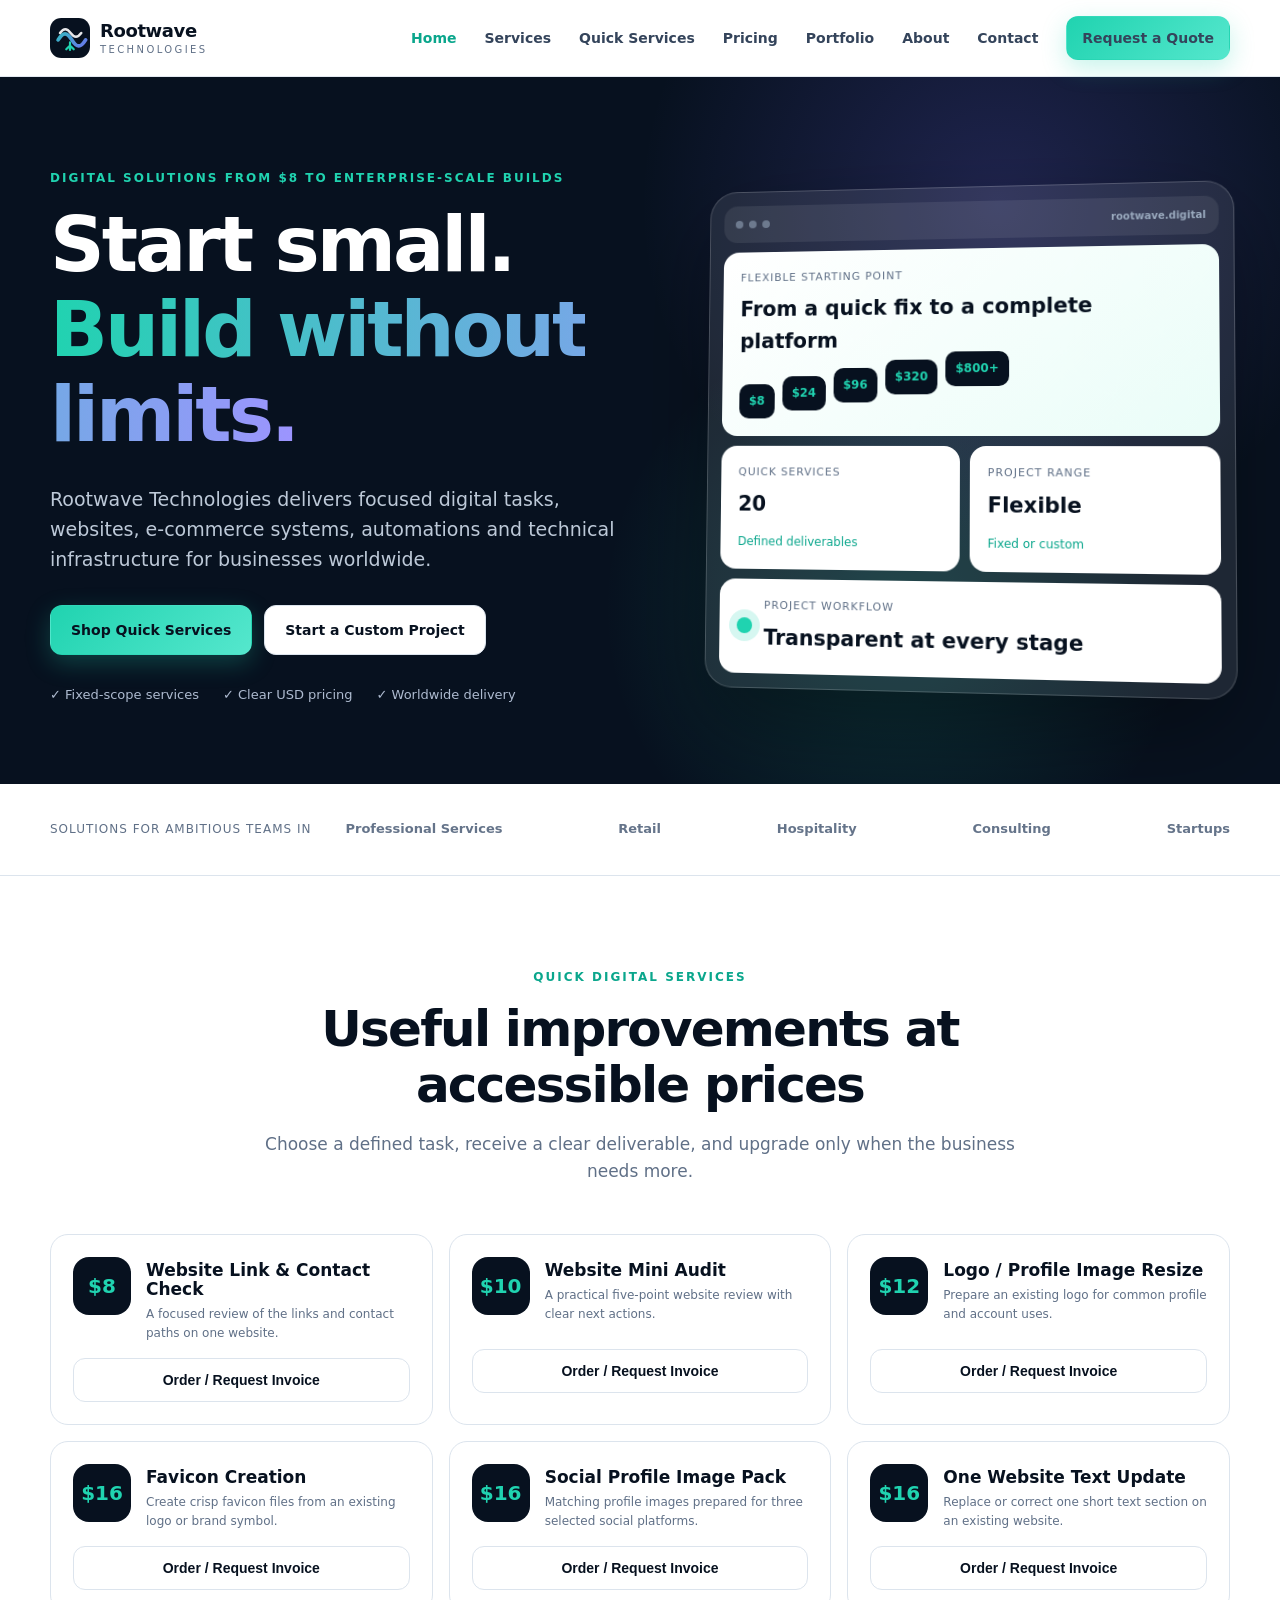
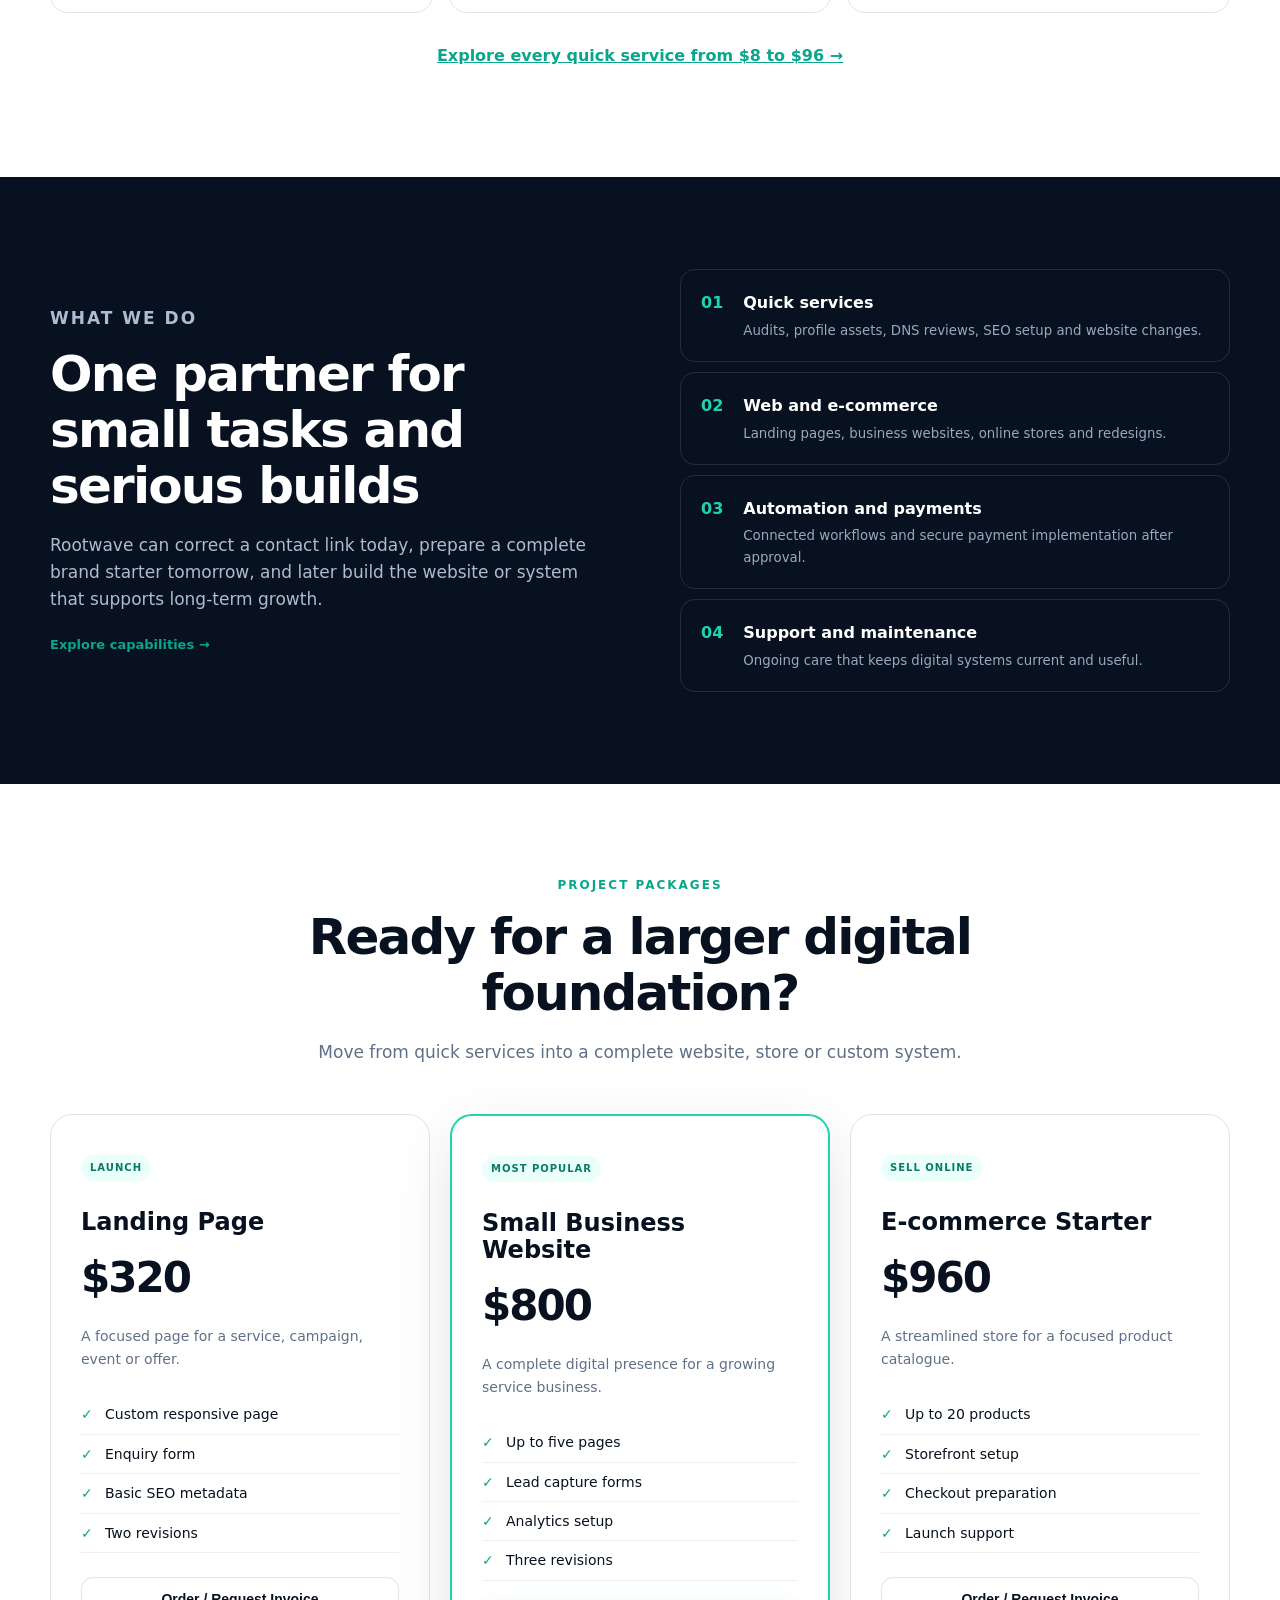
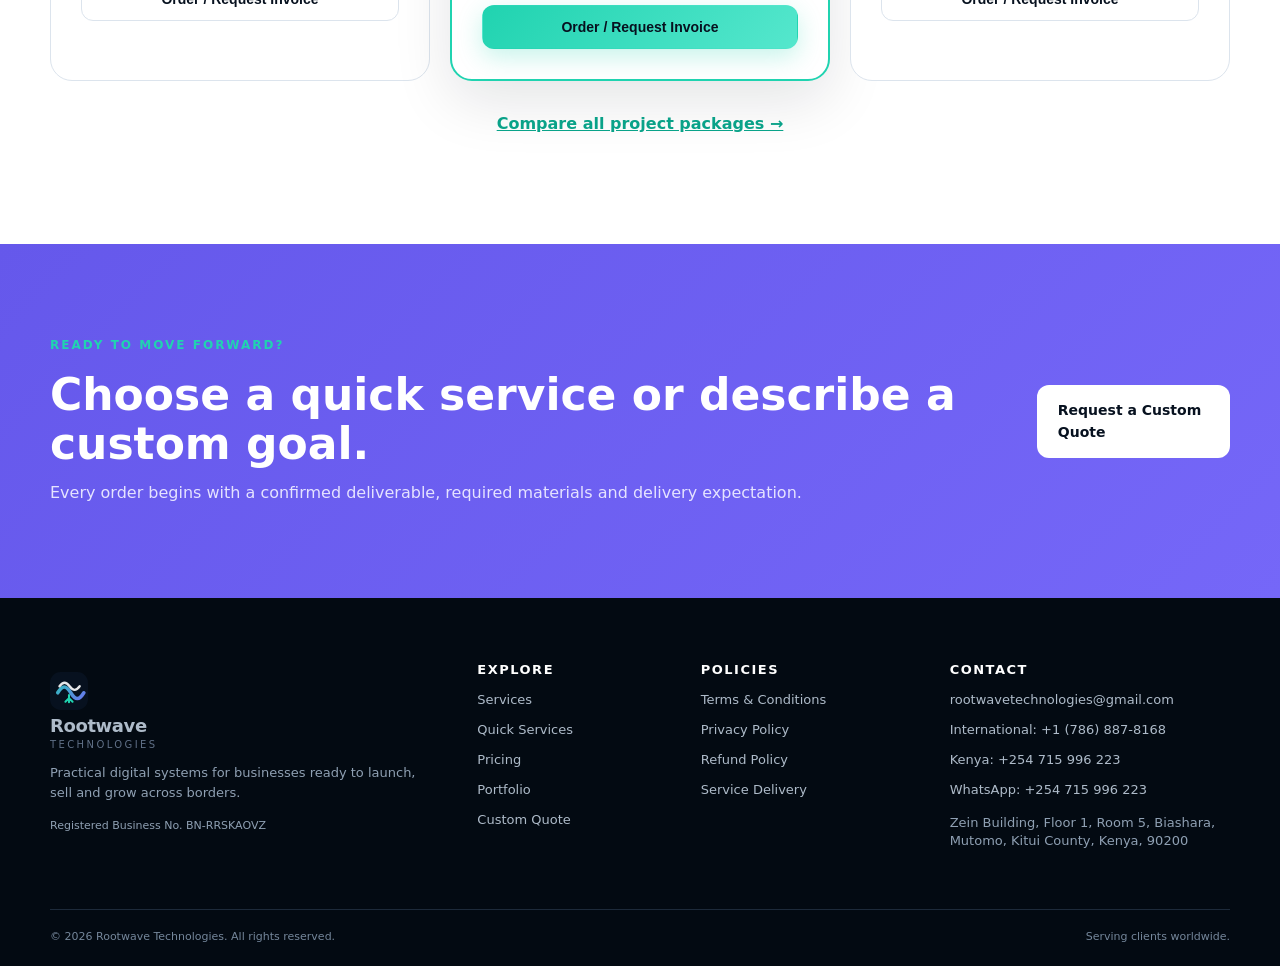
<file: index.html>
<!DOCTYPE html>

<html lang="en">
<head>
<meta charset="utf-8"/>
<meta content="width=device-width, initial-scale=1" name="viewport"/>
<title>Web, E-commerce &amp; Quick Digital Services | Rootwave Technologies</title>
<meta content="Rootwave Technologies provides quick digital services from $8 plus websites, e-commerce, automation and custom technology solutions." name="description"/>
<meta content="#07111f" name="theme-color"/>
<link href="https://rootwavetechnologies.com/" rel="canonical"/>
<meta content="website" property="og:type"/>
<meta content="Web, E-commerce &amp; Quick Digital Services | Rootwave Technologies" property="og:title"/>
<meta content="Rootwave Technologies provides quick digital services from $8 plus websites, e-commerce, automation and custom technology solutions." property="og:description"/>
<meta content="https://rootwavetechnologies.com/" property="og:url"/>
<meta content="https://rootwavetechnologies.com/assets/social-card.svg" property="og:image"/>
<meta content="summary_large_image" name="twitter:card"/>
<link href="assets/favicon.svg" rel="icon" type="image/svg+xml"/>
<link href="site.webmanifest" rel="manifest"/>
<link href="assets/styles.css" rel="stylesheet"/>
<script type="application/ld+json">
  {
    "@context": "https://schema.org",
    "@type": "ProfessionalService",
    "name": "Rootwave Technologies",
    "url": "https://rootwavetechnologies.com",
    "email": "rootwavetechnologies@gmail.com",
    "telephone": ["+17868878168", "+254715996223"],
    "description": "Web development, e-commerce, automation, digital branding and technical support for businesses worldwide.",
    "areaServed": "Worldwide",
    "priceRange": "$$"
  }
  </script>
</head>
<body>
<a class="skip-link" href="#main">Skip to content</a>
<header class="site-header">
<div class="container header-inner">
<a aria-label="Rootwave Technologies home" class="brand" href="index.html">
<img alt="" height="40" src="assets/logo.svg" width="40"/>
<span><strong>Rootwave</strong><small>Technologies</small></span>
</a>
<button aria-controls="site-nav" aria-expanded="false" class="menu-toggle">
<span></span><span></span><span></span><span class="sr-only">Menu</span>
</button>
<nav aria-label="Primary navigation" class="site-nav" id="site-nav">
<a data-nav="index.html" href="index.html">Home</a>
<a data-nav="services.html" href="services.html">Services</a><a data-nav="quick-services.html" href="quick-services.html">Quick Services</a>
<a data-nav="pricing.html" href="pricing.html">Pricing</a>
<a data-nav="portfolio.html" href="portfolio.html">Portfolio</a>
<a data-nav="about.html" href="about.html">About</a>
<a data-nav="contact.html" href="contact.html">Contact</a>
<a class="button button-small button-primary" href="quote.html">Request a Quote</a>
</nav>
</div>
</header>
<main id="main">
<section class="hero">
<div class="container hero-grid">
<div class="hero-copy reveal"><p class="eyebrow">Digital solutions from $8 to enterprise-scale builds</p><h1>Start small.<br/><span>Build without limits.</span></h1><p class="hero-lead">Rootwave Technologies delivers focused digital tasks, websites, e-commerce systems, automations and technical infrastructure for businesses worldwide.</p><div class="hero-actions"><a class="button button-primary" href="quick-services.html">Shop Quick Services</a><a class="button button-secondary" href="quote.html">Start a Custom Project</a></div><div class="trust-row"><span>✓ Fixed-scope services</span><span>✓ Clear USD pricing</span><span>✓ Worldwide delivery</span></div></div>
<div class="hero-visual reveal"><div class="dashboard-shell"><div class="dash-top"><span></span><span></span><span></span><b>rootwave.digital</b></div><div class="dash-grid"><div class="dash-card large"><small>Flexible starting point</small><strong>From a quick fix to a complete platform</strong><div class="price-wave"><i>$8</i><i>$24</i><i>$96</i><i>$320</i><i>$800+</i></div></div><div class="dash-card metric"><small>Quick services</small><strong>20</strong><em>Defined deliverables</em></div><div class="dash-card metric"><small>Project range</small><strong>Flexible</strong><em>Fixed or custom</em></div><div class="dash-card wide"><span class="pulse"></span><div><small>Project workflow</small><strong>Transparent at every stage</strong></div></div></div></div></div>
</div>
</section>
<section class="logo-strip"><div class="container"><p>Solutions for ambitious teams in</p><div class="industry-row"><span>Professional Services</span><span>Retail</span><span>Hospitality</span><span>Consulting</span><span>Startups</span></div></div></section>
<section class="section"><div class="container"><div class="section-heading reveal"><p class="eyebrow">Quick digital services</p><h2>Useful improvements at accessible prices</h2><p>Choose a defined task, receive a clear deliverable, and upgrade only when the business needs more.</p></div><div class="home-quick-grid">
<article class="home-quick-card reveal"><span class="home-quick-price">$8</span><div><h3>Website Link &amp; Contact Check</h3><p>A focused review of the links and contact paths on one website.</p></div><button class="button button-secondary full" data-pay="" data-price="$8" data-product="Website Link &amp; Contact Check">Order / Request Invoice</button></article><article class="home-quick-card reveal"><span class="home-quick-price">$10</span><div><h3>Website Mini Audit</h3><p>A practical five-point website review with clear next actions.</p></div><button class="button button-secondary full" data-pay="" data-price="$10" data-product="Website Mini Audit">Order / Request Invoice</button></article><article class="home-quick-card reveal"><span class="home-quick-price">$12</span><div><h3>Logo / Profile Image Resize</h3><p>Prepare an existing logo for common profile and account uses.</p></div><button class="button button-secondary full" data-pay="" data-price="$12" data-product="Logo / Profile Image Resize">Order / Request Invoice</button></article><article class="home-quick-card reveal"><span class="home-quick-price">$16</span><div><h3>Favicon Creation</h3><p>Create crisp favicon files from an existing logo or brand symbol.</p></div><button class="button button-secondary full" data-pay="" data-price="$16" data-product="Favicon Creation">Order / Request Invoice</button></article><article class="home-quick-card reveal"><span class="home-quick-price">$16</span><div><h3>Social Profile Image Pack</h3><p>Matching profile images prepared for three selected social platforms.</p></div><button class="button button-secondary full" data-pay="" data-price="$16" data-product="Social Profile Image Pack">Order / Request Invoice</button></article><article class="home-quick-card reveal"><span class="home-quick-price">$16</span><div><h3>One Website Text Update</h3><p>Replace or correct one short text section on an existing website.</p></div><button class="button button-secondary full" data-pay="" data-price="$16" data-product="One Website Text Update">Order / Request Invoice</button></article>
</div><p class="center-note"><a href="quick-services.html">Explore every quick service from $8 to $96 →</a></p></div></section>
<section class="section section-dark"><div class="container split"><div class="reveal"><p class="eyebrow">What we do</p><h2>One partner for small tasks and serious builds</h2><p>Rootwave can correct a contact link today, prepare a complete brand starter tomorrow, and later build the website or system that supports long-term growth.</p><a class="text-link" href="services.html">Explore capabilities →</a></div><div class="feature-list reveal"><div><b>01</b><span><strong>Quick services</strong><small>Audits, profile assets, DNS reviews, SEO setup and website changes.</small></span></div><div><b>02</b><span><strong>Web and e-commerce</strong><small>Landing pages, business websites, online stores and redesigns.</small></span></div><div><b>03</b><span><strong>Automation and payments</strong><small>Connected workflows and secure payment implementation after approval.</small></span></div><div><b>04</b><span><strong>Support and maintenance</strong><small>Ongoing care that keeps digital systems current and useful.</small></span></div></div></div></section>
<section class="section"><div class="container"><div class="section-heading reveal"><p class="eyebrow">Project packages</p><h2>Ready for a larger digital foundation?</h2><p>Move from quick services into a complete website, store or custom system.</p></div><div class="pricing-grid"><article class="price-card reveal"><p class="tag">Launch</p><h3>Landing Page</h3><div class="price">$320</div><p>A focused page for a service, campaign, event or offer.</p><ul><li>Custom responsive page</li><li>Enquiry form</li><li>Basic SEO metadata</li><li>Two revisions</li></ul><button class="button button-secondary full" data-pay="" data-price="$320" data-product="Landing Page">Order / Request Invoice</button></article><article class="price-card featured reveal"><p class="tag">Most popular</p><h3>Small Business Website</h3><div class="price">$800</div><p>A complete digital presence for a growing service business.</p><ul><li>Up to five pages</li><li>Lead capture forms</li><li>Analytics setup</li><li>Three revisions</li></ul><button class="button button-primary full" data-pay="" data-price="$800" data-product="Small Business Website">Order / Request Invoice</button></article><article class="price-card reveal"><p class="tag">Sell online</p><h3>E-commerce Starter</h3><div class="price">$960</div><p>A streamlined store for a focused product catalogue.</p><ul><li>Up to 20 products</li><li>Storefront setup</li><li>Checkout preparation</li><li>Launch support</li></ul><button class="button button-secondary full" data-pay="" data-price="$960" data-product="E-commerce Starter">Order / Request Invoice</button></article></div><p class="center-note"><a href="pricing.html#projects">Compare all project packages →</a></p></div></section>
<section class="section section-accent"><div class="container cta reveal"><div><p class="eyebrow">Ready to move forward?</p><h2>Choose a quick service or describe a custom goal.</h2><p>Every order begins with a confirmed deliverable, required materials and delivery expectation.</p></div><a class="button button-light" href="quote.html">Request a Custom Quote</a></div></section>
</main>
<footer class="site-footer">
<div class="container footer-grid">
<div>
<a class="brand footer-brand" href="index.html">
<img alt="" height="38" src="assets/logo.svg" width="38"/>
<span><strong>Rootwave</strong><small>Technologies</small></span>
</a>
<p>Practical digital systems for businesses ready to launch, sell and grow across borders.</p>
<p class="registration">Registered Business No. BN-RRSKAOVZ</p>
</div>
<div>
<h3>Explore</h3>
<a href="services.html">Services</a><a href="quick-services.html">Quick Services</a>
<a href="pricing.html">Pricing</a>
<a href="portfolio.html">Portfolio</a>
<a href="quote.html">Custom Quote</a>
</div>
<div>
<h3>Policies</h3>
<a href="terms.html">Terms &amp; Conditions</a>
<a href="privacy.html">Privacy Policy</a>
<a href="refund.html">Refund Policy</a>
<a href="delivery.html">Service Delivery</a>
</div>
<div>
<h3>Contact</h3>
<a href="mailto:rootwavetechnologies@gmail.com">rootwavetechnologies@gmail.com</a>
<a href="tel:+17868878168">International: +1 (786) 887-8168</a>
<a href="tel:+254715996223">Kenya: +254 715 996 223</a>
<a href="https://wa.me/254715996223" rel="noopener">WhatsApp: +254 715 996 223</a>
<p class="address">Zein Building, Floor 1, Room 5, Biashara, Mutomo, Kitui County, Kenya, 90200</p>
</div>
</div>
<div class="container footer-bottom">
<span>© <span id="year"></span> Rootwave Technologies. All rights reserved.</span>
<span>Serving clients worldwide.</span>
</div>
</footer>
<div aria-labelledby="payment-title" aria-modal="true" class="modal" hidden="" id="payment-modal" role="dialog">
<div class="modal-backdrop" data-close-modal=""></div><div class="modal-card checkout-card"><button aria-label="Close" class="modal-close" data-close-modal="" type="button">×</button><div class="status-icon">↗</div><p class="eyebrow">Secure checkout is being connected</p><h2 id="payment-title">Request an invoice for <span id="modal-product">this service</span></h2><div class="selected-order"><span>Selected service</span><strong id="modal-product-line">Digital service</strong><b id="modal-price">Custom price</b></div><p>No charge has been attempted. Submit the selected service through the quote form and the team will confirm the scope, required materials and available payment instructions.</p><div class="modal-actions"><a class="button button-primary" href="quote.html" id="modal-quote-link">Request Invoice</a><a class="button button-secondary" href="mailto:rootwavetechnologies@gmail.com" id="modal-email-link">Email Us</a><a class="button button-secondary" href="https://wa.me/254715996223" id="modal-whatsapp-link" rel="noopener">WhatsApp</a></div></div></div>
<script src="assets/app.js"></script>
</body>
</html>
</file>
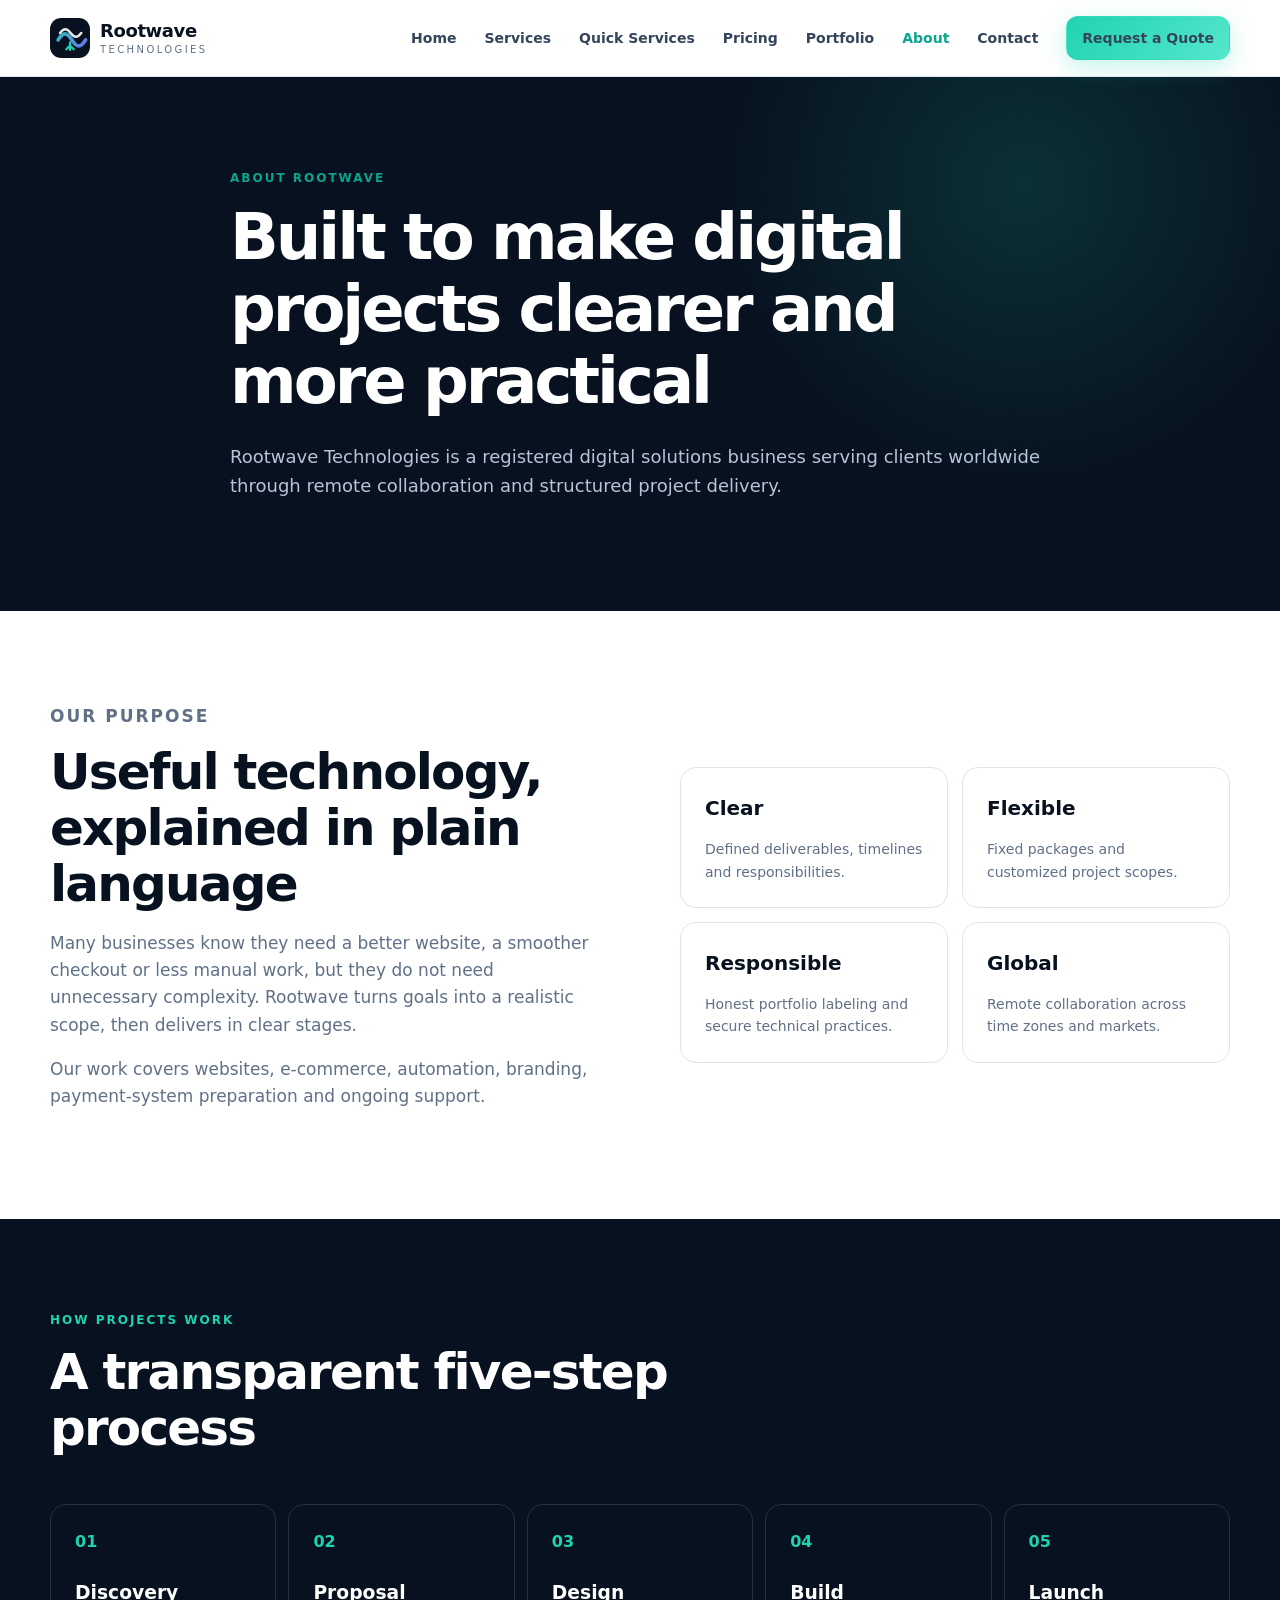
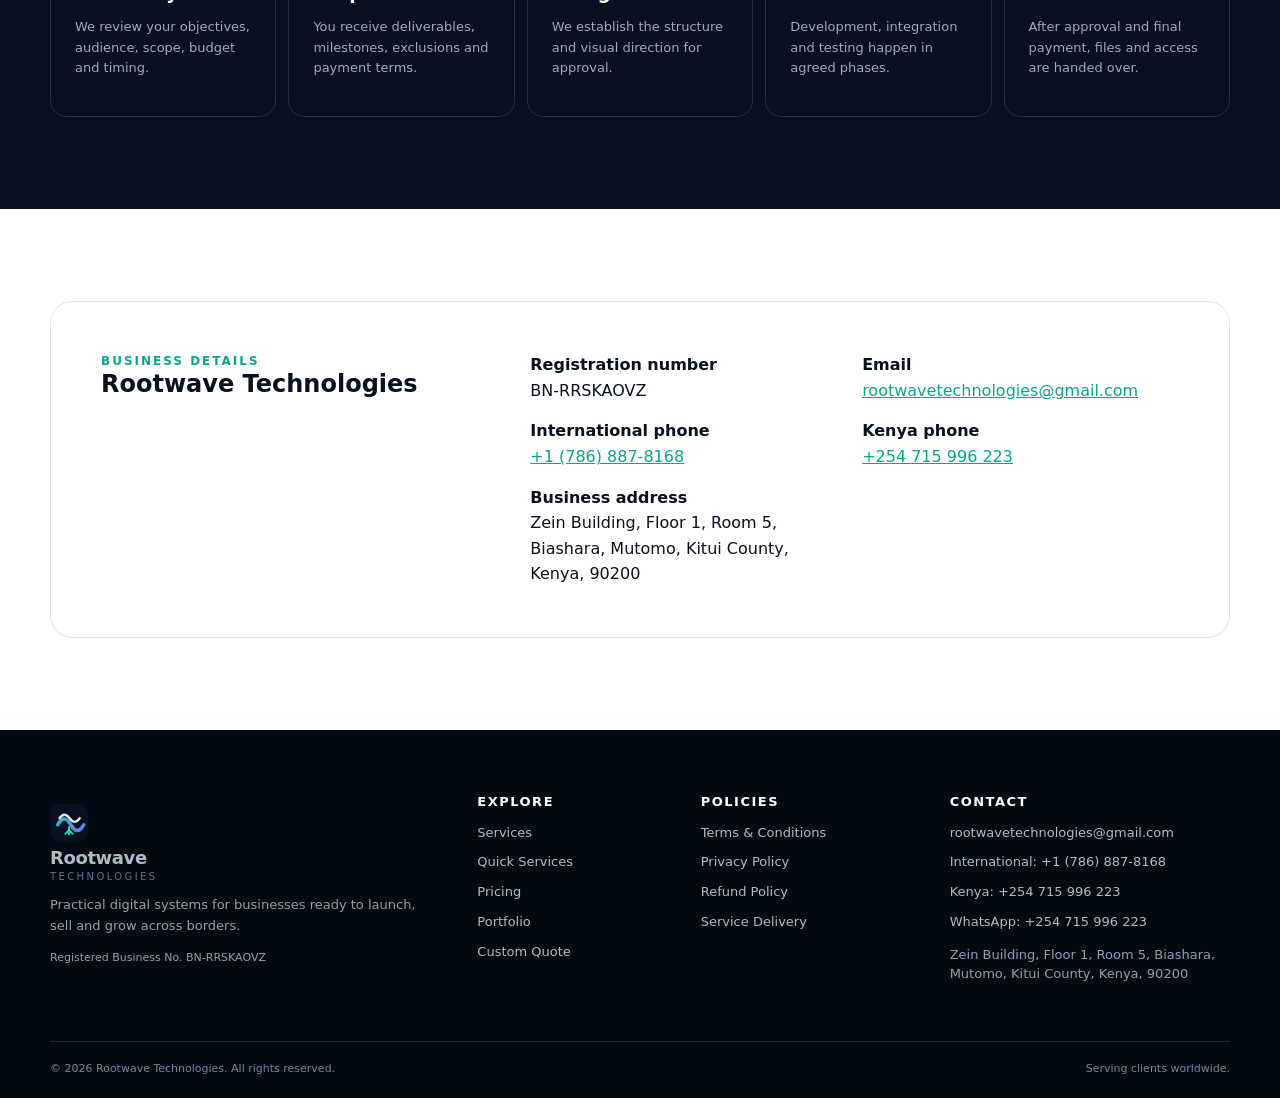
<file: about.html>
<!DOCTYPE html>

<html lang="en">
<head>
<meta charset="utf-8"/>
<meta content="width=device-width, initial-scale=1" name="viewport"/>
<title>About | Rootwave Technologies</title>
<meta content="Learn about Rootwave Technologies, our approach, project process and registered business details." name="description"/>
<meta content="#07111f" name="theme-color"/>
<link href="https://rootwavetechnologies.com/about.html" rel="canonical"/>
<meta content="website" property="og:type"/>
<meta content="About | Rootwave Technologies" property="og:title"/>
<meta content="Learn about Rootwave Technologies, our approach, project process and registered business details." property="og:description"/>
<meta content="https://rootwavetechnologies.com/about.html" property="og:url"/>
<meta content="https://rootwavetechnologies.com/assets/social-card.svg" property="og:image"/>
<meta content="summary_large_image" name="twitter:card"/>
<link href="assets/favicon.svg" rel="icon" type="image/svg+xml"/>
<link href="site.webmanifest" rel="manifest"/>
<link href="assets/styles.css" rel="stylesheet"/>
<script type="application/ld+json">
  {
    "@context": "https://schema.org",
    "@type": "ProfessionalService",
    "name": "Rootwave Technologies",
    "url": "https://rootwavetechnologies.com",
    "email": "rootwavetechnologies@gmail.com",
    "telephone": ["+17868878168", "+254715996223"],
    "description": "Web development, e-commerce, automation, digital branding and technical support for businesses worldwide.",
    "areaServed": "Worldwide",
    "priceRange": "$$"
  }
  </script>
</head>
<body>
<a class="skip-link" href="#main">Skip to content</a>
<header class="site-header">
<div class="container header-inner">
<a aria-label="Rootwave Technologies home" class="brand" href="index.html">
<img alt="" height="40" src="assets/logo.svg" width="40"/>
<span><strong>Rootwave</strong><small>Technologies</small></span>
</a>
<button aria-controls="site-nav" aria-expanded="false" class="menu-toggle">
<span></span><span></span><span></span><span class="sr-only">Menu</span>
</button>
<nav aria-label="Primary navigation" class="site-nav" id="site-nav">
<a data-nav="index.html" href="index.html">Home</a>
<a data-nav="services.html" href="services.html">Services</a><a data-nav="quick-services.html" href="quick-services.html">Quick Services</a>
<a data-nav="pricing.html" href="pricing.html">Pricing</a>
<a data-nav="portfolio.html" href="portfolio.html">Portfolio</a>
<a data-nav="about.html" href="about.html">About</a>
<a data-nav="contact.html" href="contact.html">Contact</a>
<a class="button button-small button-primary" href="quote.html">Request a Quote</a>
</nav>
</div>
</header>
<main id="main">
<section class="page-hero"><div class="container narrow"><p class="eyebrow">About Rootwave</p><h1>Built to make digital projects clearer and more practical</h1><p>Rootwave Technologies is a registered digital solutions business serving clients worldwide through remote collaboration and structured project delivery.</p></div></section>
<section class="section"><div class="container split">
<div class="reveal"><p class="eyebrow">Our purpose</p><h2>Useful technology, explained in plain language</h2><p>Many businesses know they need a better website, a smoother checkout or less manual work, but they do not need unnecessary complexity. Rootwave turns goals into a realistic scope, then delivers in clear stages.</p><p>Our work covers websites, e-commerce, automation, branding, payment-system preparation and ongoing support.</p></div>
<div class="values-grid reveal"><div><strong>Clear</strong><p>Defined deliverables, timelines and responsibilities.</p></div><div><strong>Flexible</strong><p>Fixed packages and customized project scopes.</p></div><div><strong>Responsible</strong><p>Honest portfolio labeling and secure technical practices.</p></div><div><strong>Global</strong><p>Remote collaboration across time zones and markets.</p></div></div>
</div></section>
<section class="section section-dark"><div class="container">
<div class="section-heading left"><p class="eyebrow">How projects work</p><h2>A transparent five-step process</h2></div>
<div class="process-grid"><div><b>01</b><h3>Discovery</h3><p>We review your objectives, audience, scope, budget and timing.</p></div><div><b>02</b><h3>Proposal</h3><p>You receive deliverables, milestones, exclusions and payment terms.</p></div><div><b>03</b><h3>Design</h3><p>We establish the structure and visual direction for approval.</p></div><div><b>04</b><h3>Build</h3><p>Development, integration and testing happen in agreed phases.</p></div><div><b>05</b><h3>Launch</h3><p>After approval and final payment, files and access are handed over.</p></div></div>
</div></section>
<section class="section"><div class="container registration-panel"><div><p class="eyebrow">Business details</p><h2>Rootwave Technologies</h2></div><div><p><strong>Registration number</strong><br/>BN-RRSKAOVZ</p><p><strong>Email</strong><br/><a href="mailto:rootwavetechnologies@gmail.com">rootwavetechnologies@gmail.com</a></p><p><strong>International phone</strong><br/><a href="tel:+17868878168">+1 (786) 887-8168</a></p><p><strong>Kenya phone</strong><br/><a href="tel:+254715996223">+254 715 996 223</a></p><p><strong>Business address</strong><br/>Zein Building, Floor 1, Room 5, Biashara, Mutomo, Kitui County, Kenya, 90200</p></div></div></section>
</main>
<footer class="site-footer">
<div class="container footer-grid">
<div>
<a class="brand footer-brand" href="index.html">
<img alt="" height="38" src="assets/logo.svg" width="38"/>
<span><strong>Rootwave</strong><small>Technologies</small></span>
</a>
<p>Practical digital systems for businesses ready to launch, sell and grow across borders.</p>
<p class="registration">Registered Business No. BN-RRSKAOVZ</p>
</div>
<div>
<h3>Explore</h3>
<a href="services.html">Services</a><a href="quick-services.html">Quick Services</a>
<a href="pricing.html">Pricing</a>
<a href="portfolio.html">Portfolio</a>
<a href="quote.html">Custom Quote</a>
</div>
<div>
<h3>Policies</h3>
<a href="terms.html">Terms &amp; Conditions</a>
<a href="privacy.html">Privacy Policy</a>
<a href="refund.html">Refund Policy</a>
<a href="delivery.html">Service Delivery</a>
</div>
<div>
<h3>Contact</h3>
<a href="mailto:rootwavetechnologies@gmail.com">rootwavetechnologies@gmail.com</a>
<a href="tel:+17868878168">International: +1 (786) 887-8168</a>
<a href="tel:+254715996223">Kenya: +254 715 996 223</a>
<a href="https://wa.me/254715996223" rel="noopener">WhatsApp: +254 715 996 223</a>
<p class="address">Zein Building, Floor 1, Room 5, Biashara, Mutomo, Kitui County, Kenya, 90200</p>
</div>
</div>
<div class="container footer-bottom">
<span>© <span id="year"></span> Rootwave Technologies. All rights reserved.</span>
<span>Serving clients worldwide.</span>
</div>
</footer>
<div aria-labelledby="payment-title" aria-modal="true" class="modal" hidden="" id="payment-modal" role="dialog">
<div class="modal-backdrop" data-close-modal=""></div><div class="modal-card checkout-card"><button aria-label="Close" class="modal-close" data-close-modal="" type="button">×</button><div class="status-icon">↗</div><p class="eyebrow">Secure checkout is being connected</p><h2 id="payment-title">Request an invoice for <span id="modal-product">this service</span></h2><div class="selected-order"><span>Selected service</span><strong id="modal-product-line">Digital service</strong><b id="modal-price">Custom price</b></div><p>No charge has been attempted. Submit the selected service through the quote form and the team will confirm the scope, required materials and available payment instructions.</p><div class="modal-actions"><a class="button button-primary" href="quote.html" id="modal-quote-link">Request Invoice</a><a class="button button-secondary" href="mailto:rootwavetechnologies@gmail.com" id="modal-email-link">Email Us</a><a class="button button-secondary" href="https://wa.me/254715996223" id="modal-whatsapp-link" rel="noopener">WhatsApp</a></div></div></div>
<script src="assets/app.js"></script>
</body>
</html>
</file>
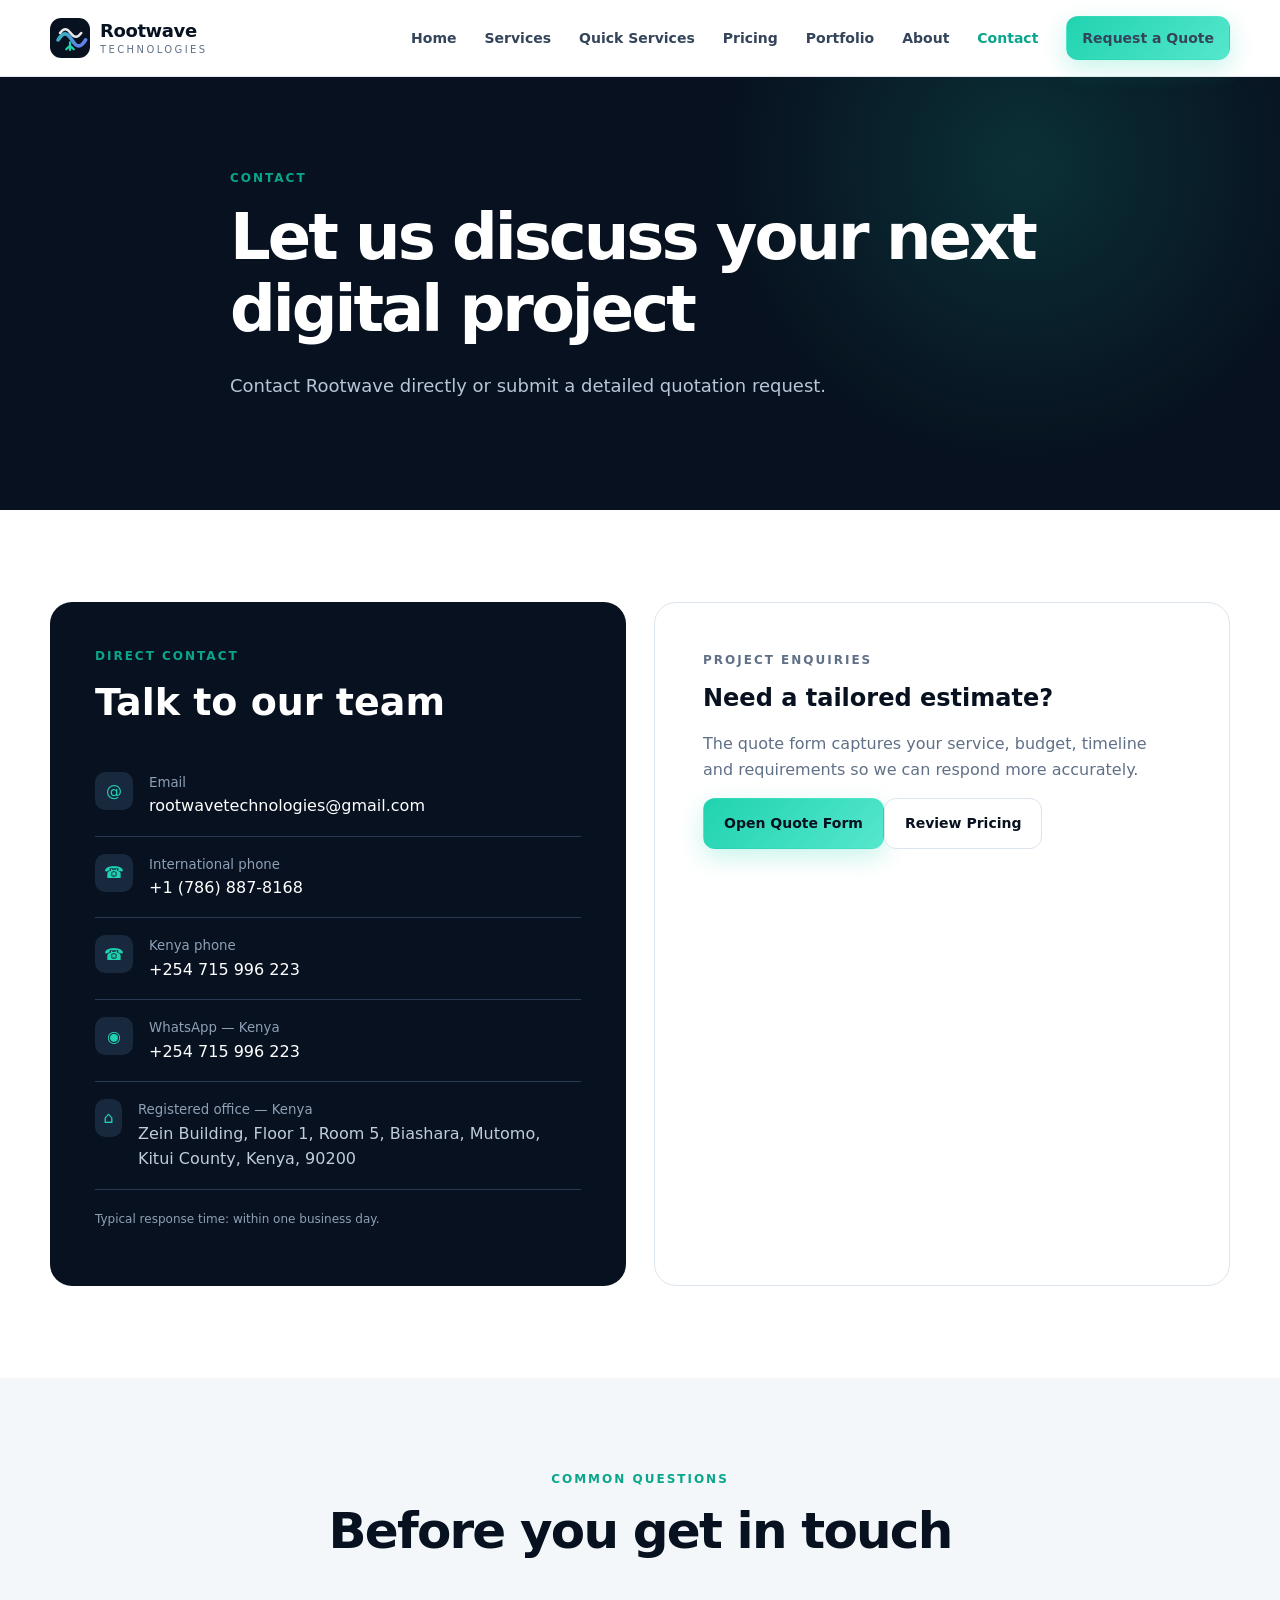
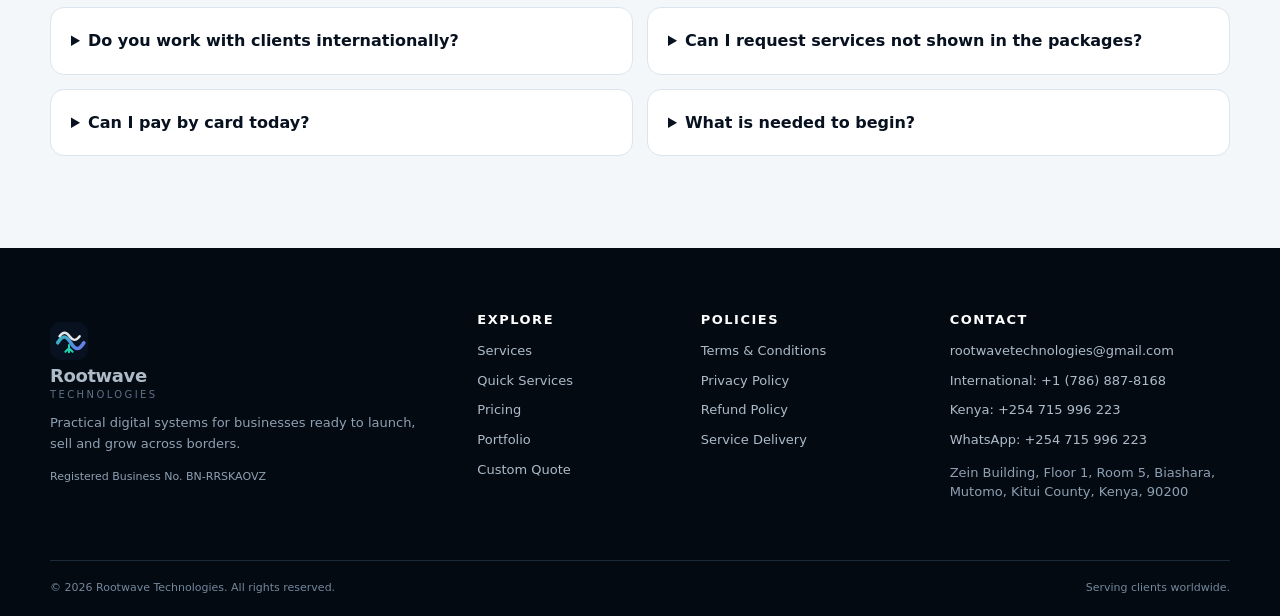
<file: contact.html>
<!DOCTYPE html>

<html lang="en">
<head>
<meta charset="utf-8"/>
<meta content="width=device-width, initial-scale=1" name="viewport"/>
<title>Contact | Rootwave Technologies</title>
<meta content="Contact Rootwave Technologies by email, phone or WhatsApp for digital services and support." name="description"/>
<meta content="#07111f" name="theme-color"/>
<link href="https://rootwavetechnologies.com/contact.html" rel="canonical"/>
<meta content="website" property="og:type"/>
<meta content="Contact | Rootwave Technologies" property="og:title"/>
<meta content="Contact Rootwave Technologies by email, phone or WhatsApp for digital services and support." property="og:description"/>
<meta content="https://rootwavetechnologies.com/contact.html" property="og:url"/>
<meta content="https://rootwavetechnologies.com/assets/social-card.svg" property="og:image"/>
<meta content="summary_large_image" name="twitter:card"/>
<link href="assets/favicon.svg" rel="icon" type="image/svg+xml"/>
<link href="site.webmanifest" rel="manifest"/>
<link href="assets/styles.css" rel="stylesheet"/>
<script type="application/ld+json">
  {
    "@context": "https://schema.org",
    "@type": "ProfessionalService",
    "name": "Rootwave Technologies",
    "url": "https://rootwavetechnologies.com",
    "email": "rootwavetechnologies@gmail.com",
    "telephone": ["+17868878168", "+254715996223"],
    "description": "Web development, e-commerce, automation, digital branding and technical support for businesses worldwide.",
    "areaServed": "Worldwide",
    "priceRange": "$$"
  }
  </script>
</head>
<body>
<a class="skip-link" href="#main">Skip to content</a>
<header class="site-header">
<div class="container header-inner">
<a aria-label="Rootwave Technologies home" class="brand" href="index.html">
<img alt="" height="40" src="assets/logo.svg" width="40"/>
<span><strong>Rootwave</strong><small>Technologies</small></span>
</a>
<button aria-controls="site-nav" aria-expanded="false" class="menu-toggle">
<span></span><span></span><span></span><span class="sr-only">Menu</span>
</button>
<nav aria-label="Primary navigation" class="site-nav" id="site-nav">
<a data-nav="index.html" href="index.html">Home</a>
<a data-nav="services.html" href="services.html">Services</a><a data-nav="quick-services.html" href="quick-services.html">Quick Services</a>
<a data-nav="pricing.html" href="pricing.html">Pricing</a>
<a data-nav="portfolio.html" href="portfolio.html">Portfolio</a>
<a data-nav="about.html" href="about.html">About</a>
<a data-nav="contact.html" href="contact.html">Contact</a>
<a class="button button-small button-primary" href="quote.html">Request a Quote</a>
</nav>
</div>
</header>
<main id="main">
<section class="page-hero"><div class="container narrow"><p class="eyebrow">Contact</p><h1>Let us discuss your next digital project</h1><p>Contact Rootwave directly or submit a detailed quotation request.</p></div></section>
<section class="section"><div class="container contact-grid">
<div class="contact-card"><p class="eyebrow">Direct contact</p><h2>Talk to our team</h2><div class="contact-item"><span>@</span><div><small>Email</small><a href="mailto:rootwavetechnologies@gmail.com">rootwavetechnologies@gmail.com</a></div></div><div class="contact-item"><span>☎</span><div><small>International phone</small><a href="tel:+17868878168">+1 (786) 887-8168</a></div></div><div class="contact-item"><span>☎</span><div><small>Kenya phone</small><a href="tel:+254715996223">+254 715 996 223</a></div></div><div class="contact-item"><span>◉</span><div><small>WhatsApp — Kenya</small><a href="https://wa.me/254715996223" rel="noopener">+254 715 996 223</a></div></div><div class="contact-item"><span>⌂</span><div><small>Registered office — Kenya</small><p>Zein Building, Floor 1, Room 5, Biashara, Mutomo, Kitui County, Kenya, 90200</p></div></div><p class="response-note">Typical response time: within one business day.</p></div>
<div class="quote-box large"><p class="eyebrow">Project enquiries</p><h2>Need a tailored estimate?</h2><p>The quote form captures your service, budget, timeline and requirements so we can respond more accurately.</p><a class="button button-primary" href="quote.html">Open Quote Form</a><a class="button button-secondary" href="pricing.html">Review Pricing</a></div>
</div></section>
<section class="section section-soft"><div class="container"><div class="section-heading"><p class="eyebrow">Common questions</p><h2>Before you get in touch</h2></div><div class="faq-grid"><details><summary>Do you work with clients internationally?</summary><p>Yes. Projects are delivered remotely using email, messaging and scheduled video meetings where needed.</p></details><details><summary>Can I request services not shown in the packages?</summary><p>Yes. Packages are starting points. Larger websites, software, integrations and combined services receive custom proposals.</p></details><details><summary>Can I pay by card today?</summary><p>Secure card checkout is still being configured. You can request an invoice and receive the currently available payment instructions.</p></details><details><summary>What is needed to begin?</summary><p>A confirmed proposal, required content or access, and the applicable initial payment.</p></details></div></div></section>
</main>
<footer class="site-footer">
<div class="container footer-grid">
<div>
<a class="brand footer-brand" href="index.html">
<img alt="" height="38" src="assets/logo.svg" width="38"/>
<span><strong>Rootwave</strong><small>Technologies</small></span>
</a>
<p>Practical digital systems for businesses ready to launch, sell and grow across borders.</p>
<p class="registration">Registered Business No. BN-RRSKAOVZ</p>
</div>
<div>
<h3>Explore</h3>
<a href="services.html">Services</a><a href="quick-services.html">Quick Services</a>
<a href="pricing.html">Pricing</a>
<a href="portfolio.html">Portfolio</a>
<a href="quote.html">Custom Quote</a>
</div>
<div>
<h3>Policies</h3>
<a href="terms.html">Terms &amp; Conditions</a>
<a href="privacy.html">Privacy Policy</a>
<a href="refund.html">Refund Policy</a>
<a href="delivery.html">Service Delivery</a>
</div>
<div>
<h3>Contact</h3>
<a href="mailto:rootwavetechnologies@gmail.com">rootwavetechnologies@gmail.com</a>
<a href="tel:+17868878168">International: +1 (786) 887-8168</a>
<a href="tel:+254715996223">Kenya: +254 715 996 223</a>
<a href="https://wa.me/254715996223" rel="noopener">WhatsApp: +254 715 996 223</a>
<p class="address">Zein Building, Floor 1, Room 5, Biashara, Mutomo, Kitui County, Kenya, 90200</p>
</div>
</div>
<div class="container footer-bottom">
<span>© <span id="year"></span> Rootwave Technologies. All rights reserved.</span>
<span>Serving clients worldwide.</span>
</div>
</footer>
<div aria-labelledby="payment-title" aria-modal="true" class="modal" hidden="" id="payment-modal" role="dialog">
<div class="modal-backdrop" data-close-modal=""></div><div class="modal-card checkout-card"><button aria-label="Close" class="modal-close" data-close-modal="" type="button">×</button><div class="status-icon">↗</div><p class="eyebrow">Secure checkout is being connected</p><h2 id="payment-title">Request an invoice for <span id="modal-product">this service</span></h2><div class="selected-order"><span>Selected service</span><strong id="modal-product-line">Digital service</strong><b id="modal-price">Custom price</b></div><p>No charge has been attempted. Submit the selected service through the quote form and the team will confirm the scope, required materials and available payment instructions.</p><div class="modal-actions"><a class="button button-primary" href="quote.html" id="modal-quote-link">Request Invoice</a><a class="button button-secondary" href="mailto:rootwavetechnologies@gmail.com" id="modal-email-link">Email Us</a><a class="button button-secondary" href="https://wa.me/254715996223" id="modal-whatsapp-link" rel="noopener">WhatsApp</a></div></div></div>
<script src="assets/app.js"></script>
</body>
</html>
</file>
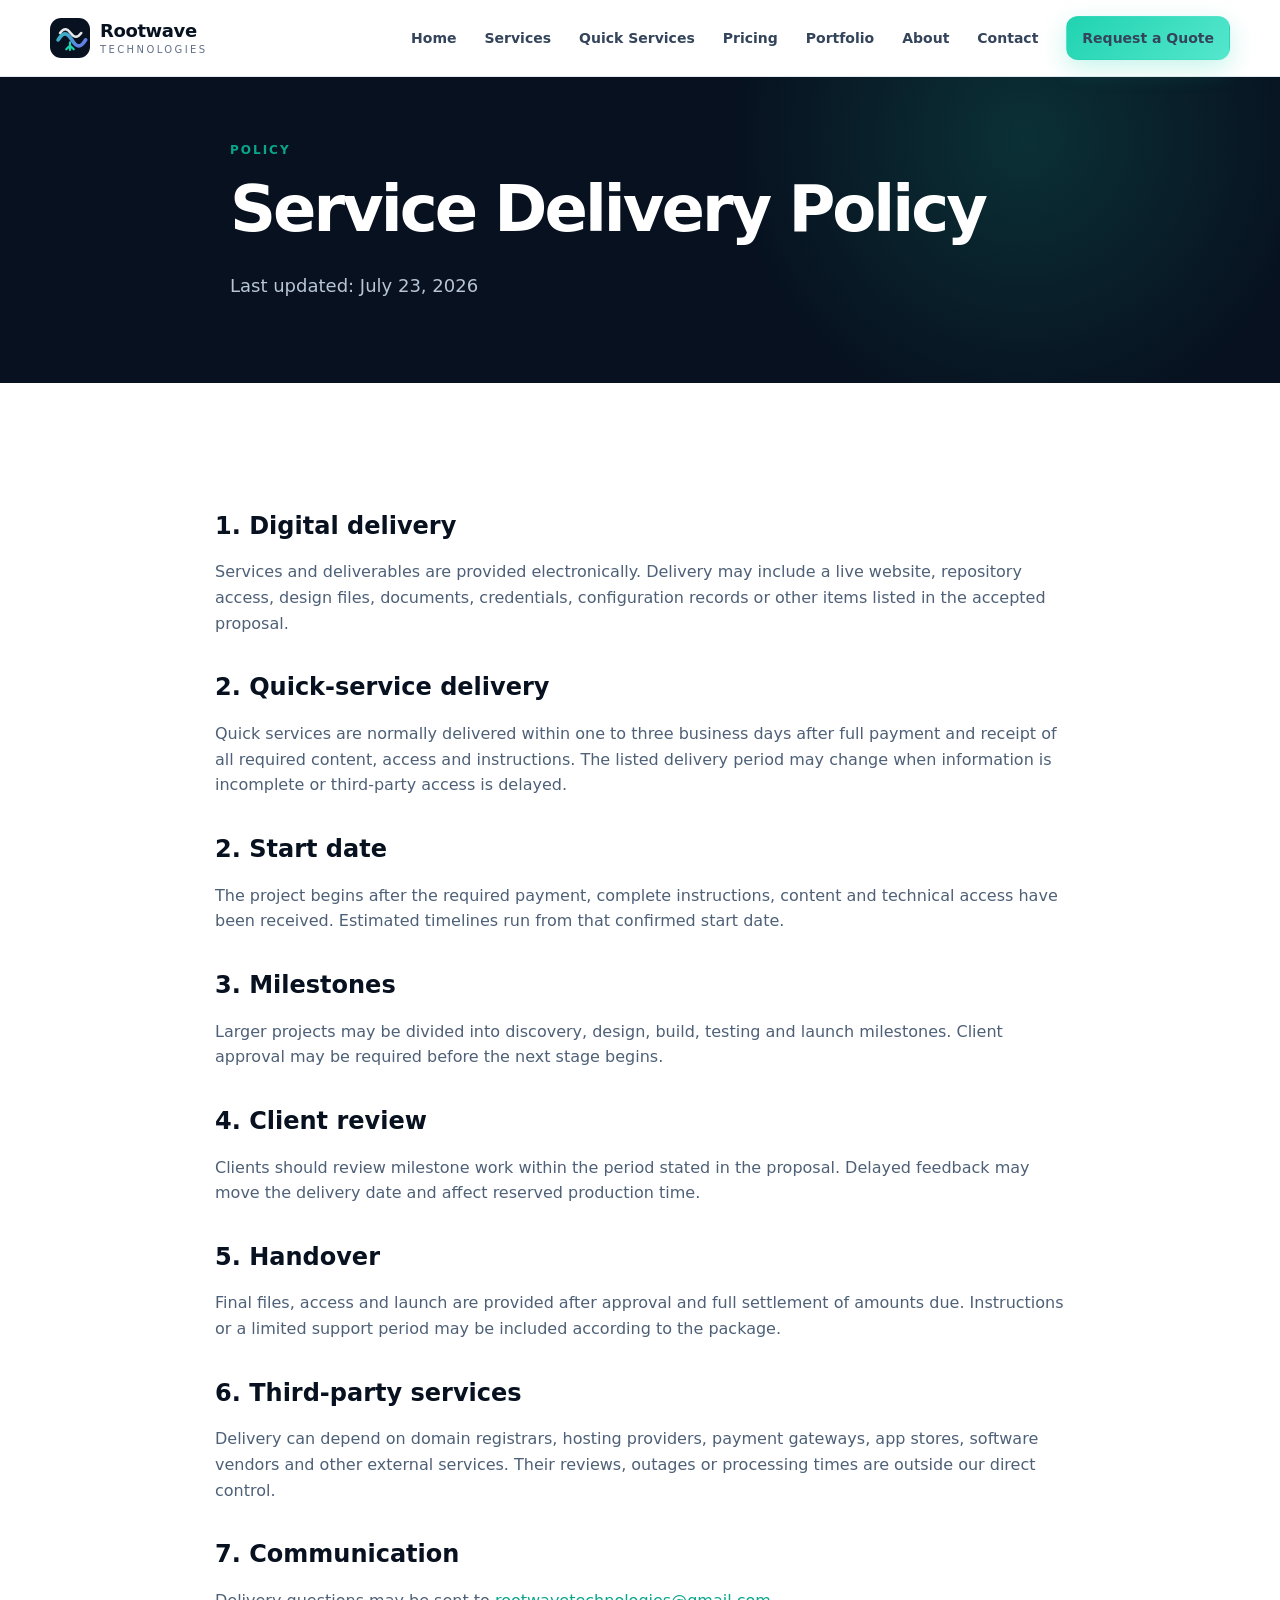
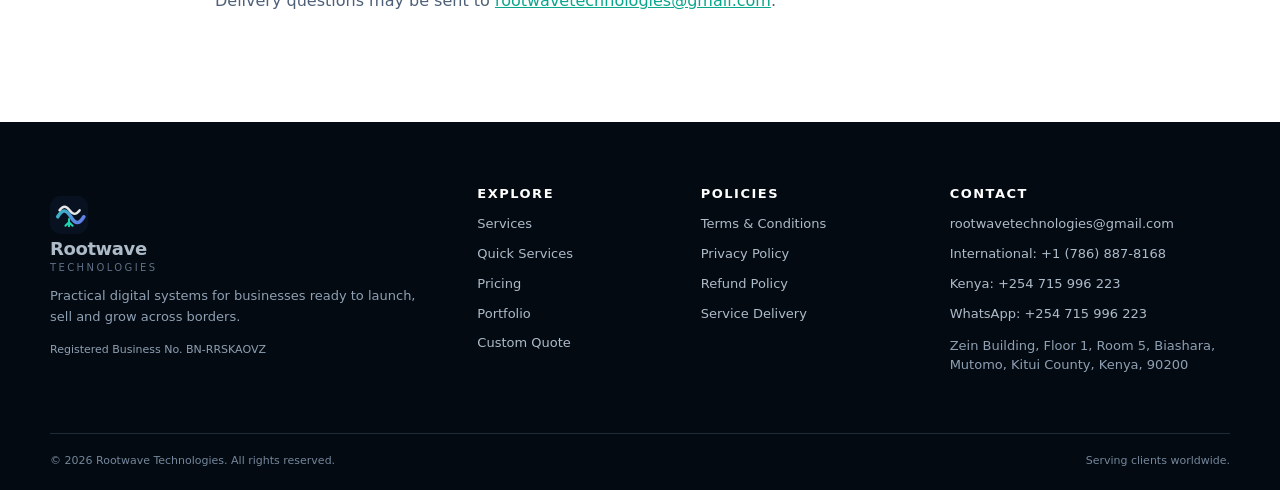
<file: delivery.html>
<!DOCTYPE html>

<html lang="en">
<head>
<meta charset="utf-8"/>
<meta content="width=device-width, initial-scale=1" name="viewport"/>
<title>Service Delivery Policy | Rootwave Technologies</title>
<meta content="Read how Rootwave Technologies delivers digital services and project handovers." name="description"/>
<meta content="#07111f" name="theme-color"/>
<link href="https://rootwavetechnologies.com/delivery.html" rel="canonical"/>
<meta content="website" property="og:type"/>
<meta content="Service Delivery Policy | Rootwave Technologies" property="og:title"/>
<meta content="Read how Rootwave Technologies delivers digital services and project handovers." property="og:description"/>
<meta content="https://rootwavetechnologies.com/delivery.html" property="og:url"/>
<meta content="https://rootwavetechnologies.com/assets/social-card.svg" property="og:image"/>
<meta content="summary_large_image" name="twitter:card"/>
<link href="assets/favicon.svg" rel="icon" type="image/svg+xml"/>
<link href="site.webmanifest" rel="manifest"/>
<link href="assets/styles.css" rel="stylesheet"/>
<script type="application/ld+json">
  {
    "@context": "https://schema.org",
    "@type": "ProfessionalService",
    "name": "Rootwave Technologies",
    "url": "https://rootwavetechnologies.com",
    "email": "rootwavetechnologies@gmail.com",
    "telephone": ["+17868878168", "+254715996223"],
    "description": "Web development, e-commerce, automation, digital branding and technical support for businesses worldwide.",
    "areaServed": "Worldwide",
    "priceRange": "$$"
  }
  </script>
</head>
<body>
<a class="skip-link" href="#main">Skip to content</a>
<header class="site-header">
<div class="container header-inner">
<a aria-label="Rootwave Technologies home" class="brand" href="index.html">
<img alt="" height="40" src="assets/logo.svg" width="40"/>
<span><strong>Rootwave</strong><small>Technologies</small></span>
</a>
<button aria-controls="site-nav" aria-expanded="false" class="menu-toggle">
<span></span><span></span><span></span><span class="sr-only">Menu</span>
</button>
<nav aria-label="Primary navigation" class="site-nav" id="site-nav">
<a data-nav="index.html" href="index.html">Home</a>
<a data-nav="services.html" href="services.html">Services</a><a data-nav="quick-services.html" href="quick-services.html">Quick Services</a>
<a data-nav="pricing.html" href="pricing.html">Pricing</a>
<a data-nav="portfolio.html" href="portfolio.html">Portfolio</a>
<a data-nav="about.html" href="about.html">About</a>
<a data-nav="contact.html" href="contact.html">Contact</a>
<a class="button button-small button-primary" href="quote.html">Request a Quote</a>
</nav>
</div>
</header>
<main id="main">
<section class="page-hero compact"><div class="container narrow"><p class="eyebrow">Policy</p><h1>Service Delivery Policy</h1><p>Last updated: July 23, 2026</p></div></section>
<section class="section"><div class="container legal">
<h2>1. Digital delivery</h2><p>Services and deliverables are provided electronically. Delivery may include a live website, repository access, design files, documents, credentials, configuration records or other items listed in the accepted proposal.</p>
<h2>2. Quick-service delivery</h2><p>Quick services are normally delivered within one to three business days after full payment and receipt of all required content, access and instructions. The listed delivery period may change when information is incomplete or third-party access is delayed.</p><h2>2. Start date</h2><p>The project begins after the required payment, complete instructions, content and technical access have been received. Estimated timelines run from that confirmed start date.</p>
<h2>3. Milestones</h2><p>Larger projects may be divided into discovery, design, build, testing and launch milestones. Client approval may be required before the next stage begins.</p>
<h2>4. Client review</h2><p>Clients should review milestone work within the period stated in the proposal. Delayed feedback may move the delivery date and affect reserved production time.</p>
<h2>5. Handover</h2><p>Final files, access and launch are provided after approval and full settlement of amounts due. Instructions or a limited support period may be included according to the package.</p>
<h2>6. Third-party services</h2><p>Delivery can depend on domain registrars, hosting providers, payment gateways, app stores, software vendors and other external services. Their reviews, outages or processing times are outside our direct control.</p>
<h2>7. Communication</h2><p>Delivery questions may be sent to <a href="mailto:rootwavetechnologies@gmail.com">rootwavetechnologies@gmail.com</a>.</p>
</div></section>
</main>
<footer class="site-footer">
<div class="container footer-grid">
<div>
<a class="brand footer-brand" href="index.html">
<img alt="" height="38" src="assets/logo.svg" width="38"/>
<span><strong>Rootwave</strong><small>Technologies</small></span>
</a>
<p>Practical digital systems for businesses ready to launch, sell and grow across borders.</p>
<p class="registration">Registered Business No. BN-RRSKAOVZ</p>
</div>
<div>
<h3>Explore</h3>
<a href="services.html">Services</a><a href="quick-services.html">Quick Services</a>
<a href="pricing.html">Pricing</a>
<a href="portfolio.html">Portfolio</a>
<a href="quote.html">Custom Quote</a>
</div>
<div>
<h3>Policies</h3>
<a href="terms.html">Terms &amp; Conditions</a>
<a href="privacy.html">Privacy Policy</a>
<a href="refund.html">Refund Policy</a>
<a href="delivery.html">Service Delivery</a>
</div>
<div>
<h3>Contact</h3>
<a href="mailto:rootwavetechnologies@gmail.com">rootwavetechnologies@gmail.com</a>
<a href="tel:+17868878168">International: +1 (786) 887-8168</a>
<a href="tel:+254715996223">Kenya: +254 715 996 223</a>
<a href="https://wa.me/254715996223" rel="noopener">WhatsApp: +254 715 996 223</a>
<p class="address">Zein Building, Floor 1, Room 5, Biashara, Mutomo, Kitui County, Kenya, 90200</p>
</div>
</div>
<div class="container footer-bottom">
<span>© <span id="year"></span> Rootwave Technologies. All rights reserved.</span>
<span>Serving clients worldwide.</span>
</div>
</footer>
<div aria-labelledby="payment-title" aria-modal="true" class="modal" hidden="" id="payment-modal" role="dialog">
<div class="modal-backdrop" data-close-modal=""></div><div class="modal-card checkout-card"><button aria-label="Close" class="modal-close" data-close-modal="" type="button">×</button><div class="status-icon">↗</div><p class="eyebrow">Secure checkout is being connected</p><h2 id="payment-title">Request an invoice for <span id="modal-product">this service</span></h2><div class="selected-order"><span>Selected service</span><strong id="modal-product-line">Digital service</strong><b id="modal-price">Custom price</b></div><p>No charge has been attempted. Submit the selected service through the quote form and the team will confirm the scope, required materials and available payment instructions.</p><div class="modal-actions"><a class="button button-primary" href="quote.html" id="modal-quote-link">Request Invoice</a><a class="button button-secondary" href="mailto:rootwavetechnologies@gmail.com" id="modal-email-link">Email Us</a><a class="button button-secondary" href="https://wa.me/254715996223" id="modal-whatsapp-link" rel="noopener">WhatsApp</a></div></div></div>
<script src="assets/app.js"></script>
</body>
</html>
</file>
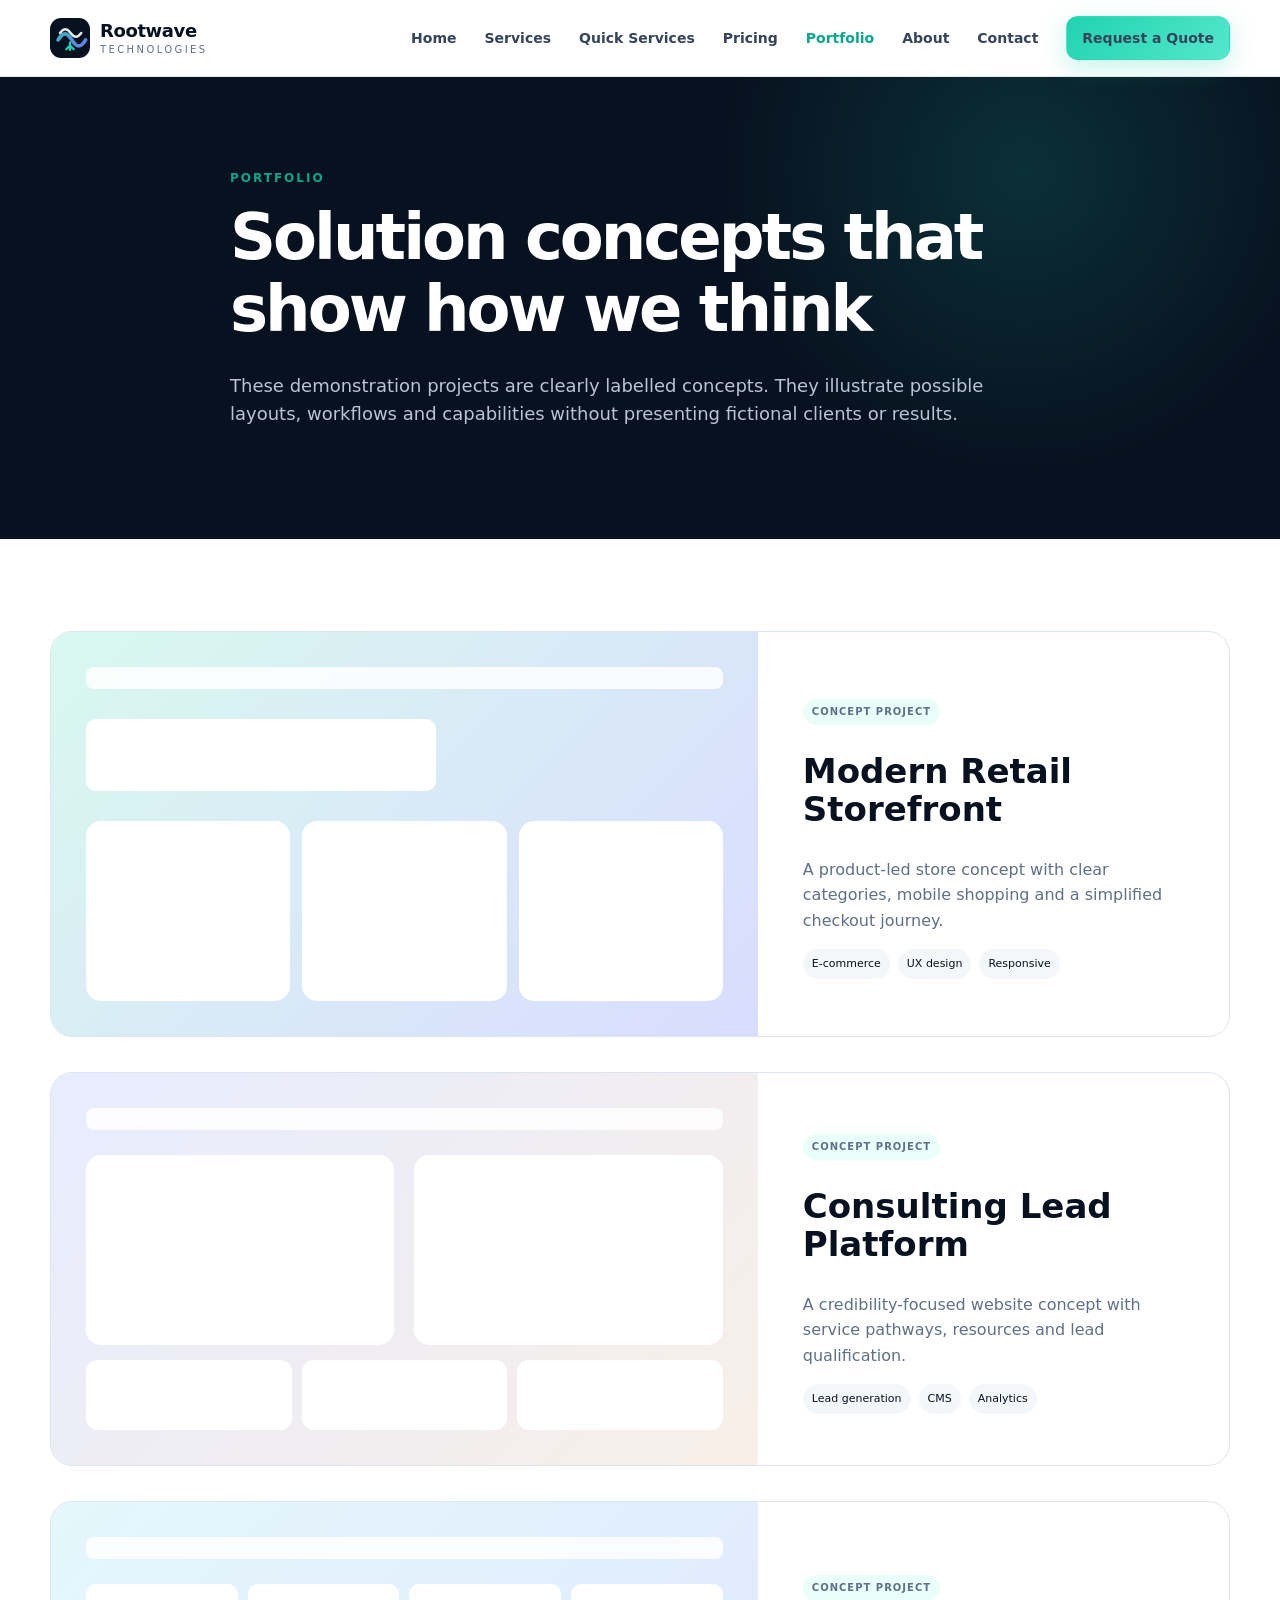
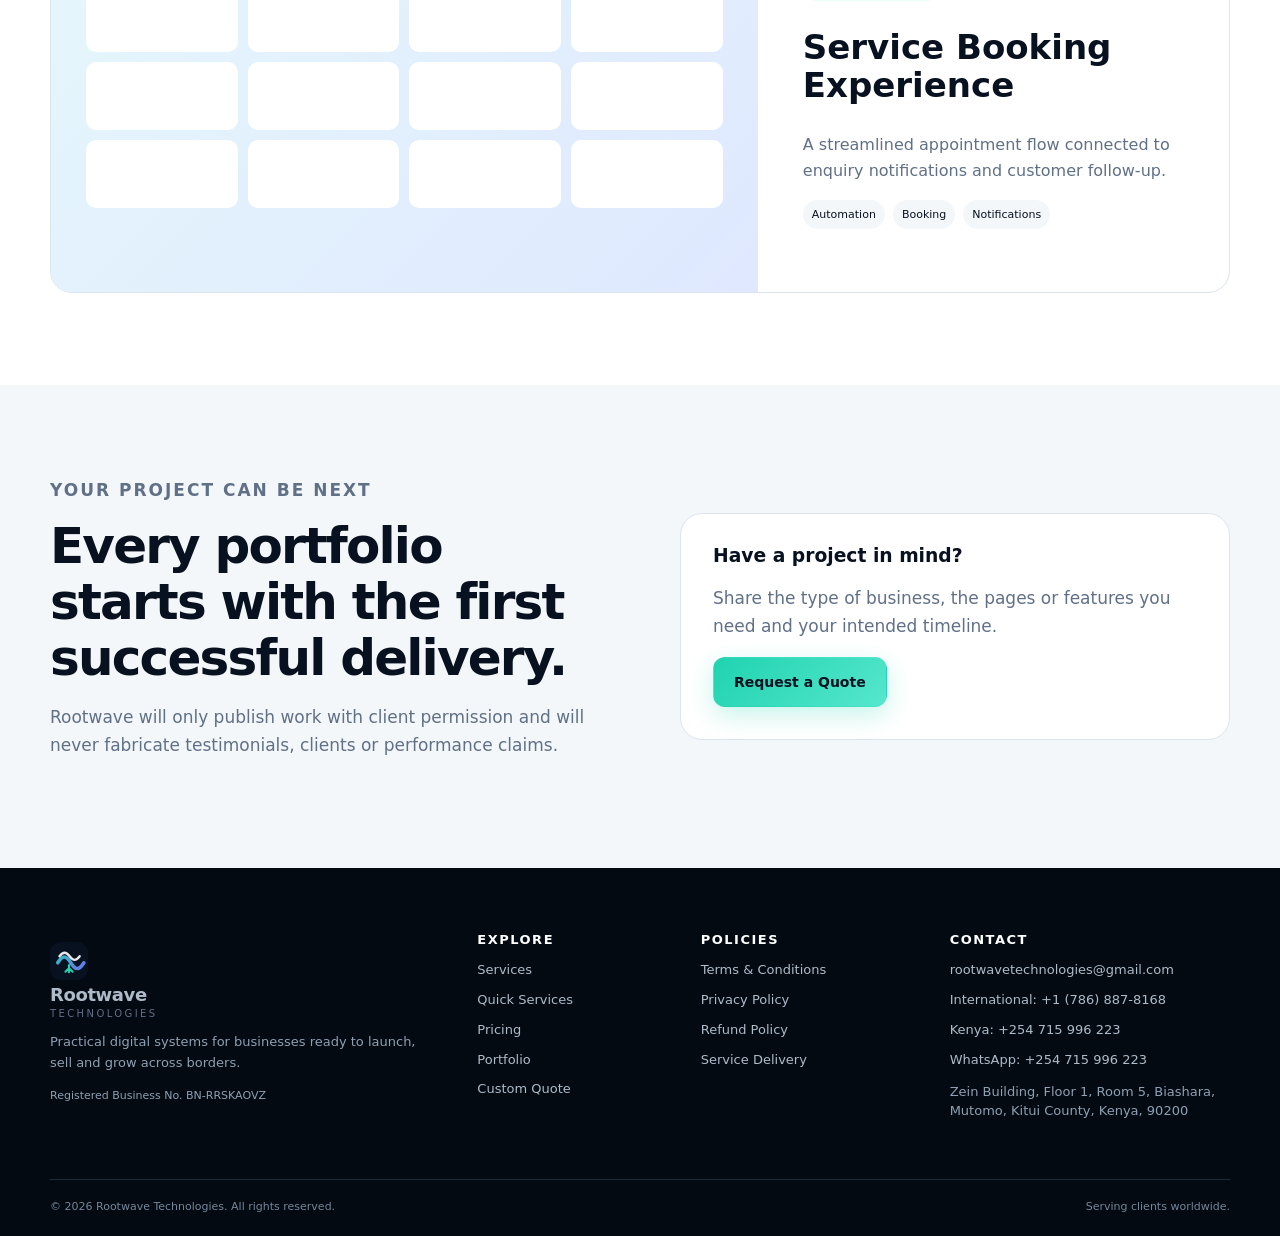
<file: portfolio.html>
<!DOCTYPE html>

<html lang="en">
<head>
<meta charset="utf-8"/>
<meta content="width=device-width, initial-scale=1" name="viewport"/>
<title>Portfolio | Rootwave Technologies</title>
<meta content="View clearly labelled digital solution concepts from Rootwave Technologies." name="description"/>
<meta content="#07111f" name="theme-color"/>
<link href="https://rootwavetechnologies.com/portfolio.html" rel="canonical"/>
<meta content="website" property="og:type"/>
<meta content="Portfolio | Rootwave Technologies" property="og:title"/>
<meta content="View clearly labelled digital solution concepts from Rootwave Technologies." property="og:description"/>
<meta content="https://rootwavetechnologies.com/portfolio.html" property="og:url"/>
<meta content="https://rootwavetechnologies.com/assets/social-card.svg" property="og:image"/>
<meta content="summary_large_image" name="twitter:card"/>
<link href="assets/favicon.svg" rel="icon" type="image/svg+xml"/>
<link href="site.webmanifest" rel="manifest"/>
<link href="assets/styles.css" rel="stylesheet"/>
<script type="application/ld+json">
  {
    "@context": "https://schema.org",
    "@type": "ProfessionalService",
    "name": "Rootwave Technologies",
    "url": "https://rootwavetechnologies.com",
    "email": "rootwavetechnologies@gmail.com",
    "telephone": ["+17868878168", "+254715996223"],
    "description": "Web development, e-commerce, automation, digital branding and technical support for businesses worldwide.",
    "areaServed": "Worldwide",
    "priceRange": "$$"
  }
  </script>
</head>
<body>
<a class="skip-link" href="#main">Skip to content</a>
<header class="site-header">
<div class="container header-inner">
<a aria-label="Rootwave Technologies home" class="brand" href="index.html">
<img alt="" height="40" src="assets/logo.svg" width="40"/>
<span><strong>Rootwave</strong><small>Technologies</small></span>
</a>
<button aria-controls="site-nav" aria-expanded="false" class="menu-toggle">
<span></span><span></span><span></span><span class="sr-only">Menu</span>
</button>
<nav aria-label="Primary navigation" class="site-nav" id="site-nav">
<a data-nav="index.html" href="index.html">Home</a>
<a data-nav="services.html" href="services.html">Services</a><a data-nav="quick-services.html" href="quick-services.html">Quick Services</a>
<a data-nav="pricing.html" href="pricing.html">Pricing</a>
<a data-nav="portfolio.html" href="portfolio.html">Portfolio</a>
<a data-nav="about.html" href="about.html">About</a>
<a data-nav="contact.html" href="contact.html">Contact</a>
<a class="button button-small button-primary" href="quote.html">Request a Quote</a>
</nav>
</div>
</header>
<main id="main">
<section class="page-hero"><div class="container narrow"><p class="eyebrow">Portfolio</p><h1>Solution concepts that show how we think</h1><p>These demonstration projects are clearly labelled concepts. They illustrate possible layouts, workflows and capabilities without presenting fictional clients or results.</p></div></section>
<section class="section"><div class="container portfolio-grid">
<article class="project-card reveal"><div class="project-preview retail"><div class="mock-nav"></div><div class="mock-title"></div><div class="mock-products"><i></i><i></i><i></i></div></div><div class="project-copy"><p class="tag">Concept project</p><h2>Modern Retail Storefront</h2><p>A product-led store concept with clear categories, mobile shopping and a simplified checkout journey.</p><div class="chip-row"><span>E-commerce</span><span>UX design</span><span>Responsive</span></div></div></article>
<article class="project-card reveal"><div class="project-preview consulting"><div class="mock-nav"></div><div class="mock-split"><div></div><i></i></div><div class="mock-stats"><b></b><b></b><b></b></div></div><div class="project-copy"><p class="tag">Concept project</p><h2>Consulting Lead Platform</h2><p>A credibility-focused website concept with service pathways, resources and lead qualification.</p><div class="chip-row"><span>Lead generation</span><span>CMS</span><span>Analytics</span></div></div></article>
<article class="project-card reveal"><div class="project-preview booking"><div class="mock-nav"></div><div class="mock-calendar"><i></i><i></i><i></i><i></i><i></i><i></i><i></i><i></i><i></i><i></i><i></i><i></i></div></div><div class="project-copy"><p class="tag">Concept project</p><h2>Service Booking Experience</h2><p>A streamlined appointment flow connected to enquiry notifications and customer follow-up.</p><div class="chip-row"><span>Automation</span><span>Booking</span><span>Notifications</span></div></div></article>
</div></section>
<section class="section section-soft"><div class="container split"><div><p class="eyebrow">Your project can be next</p><h2>Every portfolio starts with the first successful delivery.</h2><p>Rootwave will only publish work with client permission and will never fabricate testimonials, clients or performance claims.</p></div><div class="quote-box"><h3>Have a project in mind?</h3><p>Share the type of business, the pages or features you need and your intended timeline.</p><a class="button button-primary" href="quote.html">Request a Quote</a></div></div></section>
</main>
<footer class="site-footer">
<div class="container footer-grid">
<div>
<a class="brand footer-brand" href="index.html">
<img alt="" height="38" src="assets/logo.svg" width="38"/>
<span><strong>Rootwave</strong><small>Technologies</small></span>
</a>
<p>Practical digital systems for businesses ready to launch, sell and grow across borders.</p>
<p class="registration">Registered Business No. BN-RRSKAOVZ</p>
</div>
<div>
<h3>Explore</h3>
<a href="services.html">Services</a><a href="quick-services.html">Quick Services</a>
<a href="pricing.html">Pricing</a>
<a href="portfolio.html">Portfolio</a>
<a href="quote.html">Custom Quote</a>
</div>
<div>
<h3>Policies</h3>
<a href="terms.html">Terms &amp; Conditions</a>
<a href="privacy.html">Privacy Policy</a>
<a href="refund.html">Refund Policy</a>
<a href="delivery.html">Service Delivery</a>
</div>
<div>
<h3>Contact</h3>
<a href="mailto:rootwavetechnologies@gmail.com">rootwavetechnologies@gmail.com</a>
<a href="tel:+17868878168">International: +1 (786) 887-8168</a>
<a href="tel:+254715996223">Kenya: +254 715 996 223</a>
<a href="https://wa.me/254715996223" rel="noopener">WhatsApp: +254 715 996 223</a>
<p class="address">Zein Building, Floor 1, Room 5, Biashara, Mutomo, Kitui County, Kenya, 90200</p>
</div>
</div>
<div class="container footer-bottom">
<span>© <span id="year"></span> Rootwave Technologies. All rights reserved.</span>
<span>Serving clients worldwide.</span>
</div>
</footer>
<div aria-labelledby="payment-title" aria-modal="true" class="modal" hidden="" id="payment-modal" role="dialog">
<div class="modal-backdrop" data-close-modal=""></div><div class="modal-card checkout-card"><button aria-label="Close" class="modal-close" data-close-modal="" type="button">×</button><div class="status-icon">↗</div><p class="eyebrow">Secure checkout is being connected</p><h2 id="payment-title">Request an invoice for <span id="modal-product">this service</span></h2><div class="selected-order"><span>Selected service</span><strong id="modal-product-line">Digital service</strong><b id="modal-price">Custom price</b></div><p>No charge has been attempted. Submit the selected service through the quote form and the team will confirm the scope, required materials and available payment instructions.</p><div class="modal-actions"><a class="button button-primary" href="quote.html" id="modal-quote-link">Request Invoice</a><a class="button button-secondary" href="mailto:rootwavetechnologies@gmail.com" id="modal-email-link">Email Us</a><a class="button button-secondary" href="https://wa.me/254715996223" id="modal-whatsapp-link" rel="noopener">WhatsApp</a></div></div></div>
<script src="assets/app.js"></script>
</body>
</html>
</file>
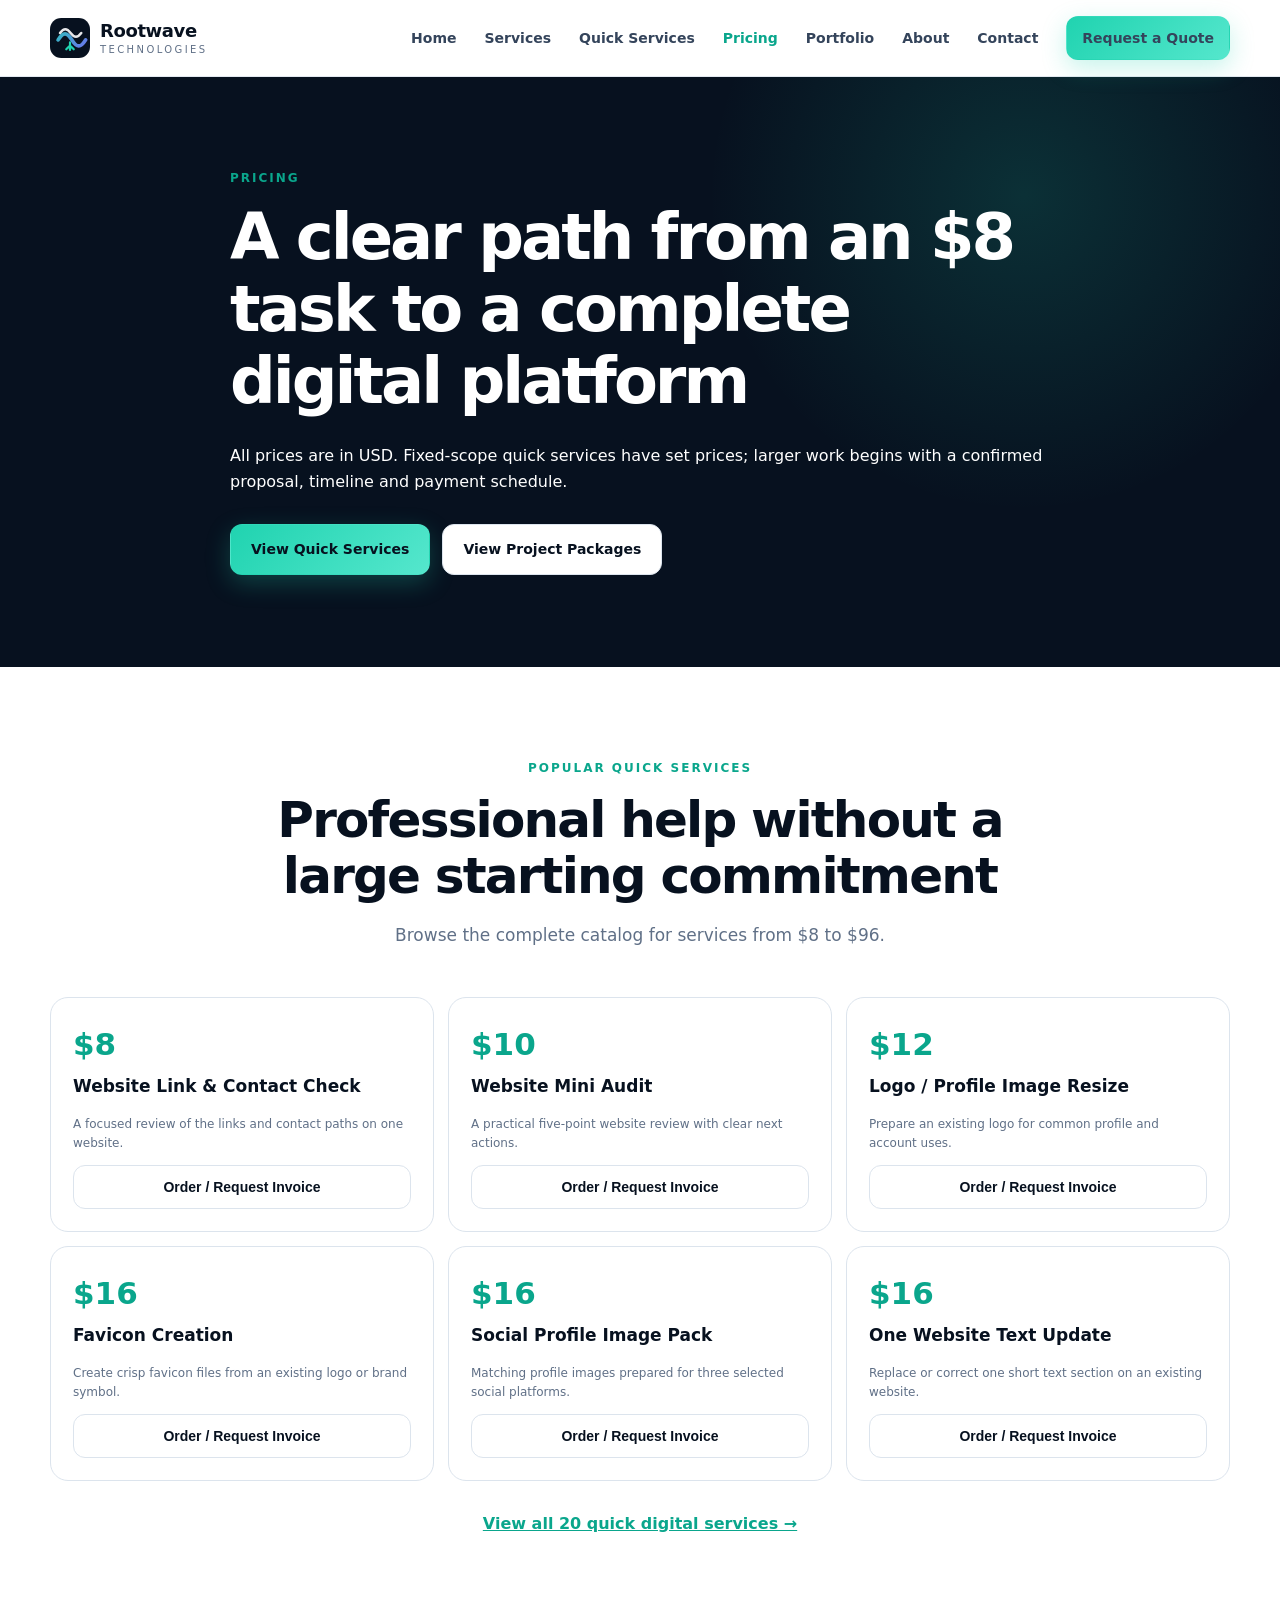
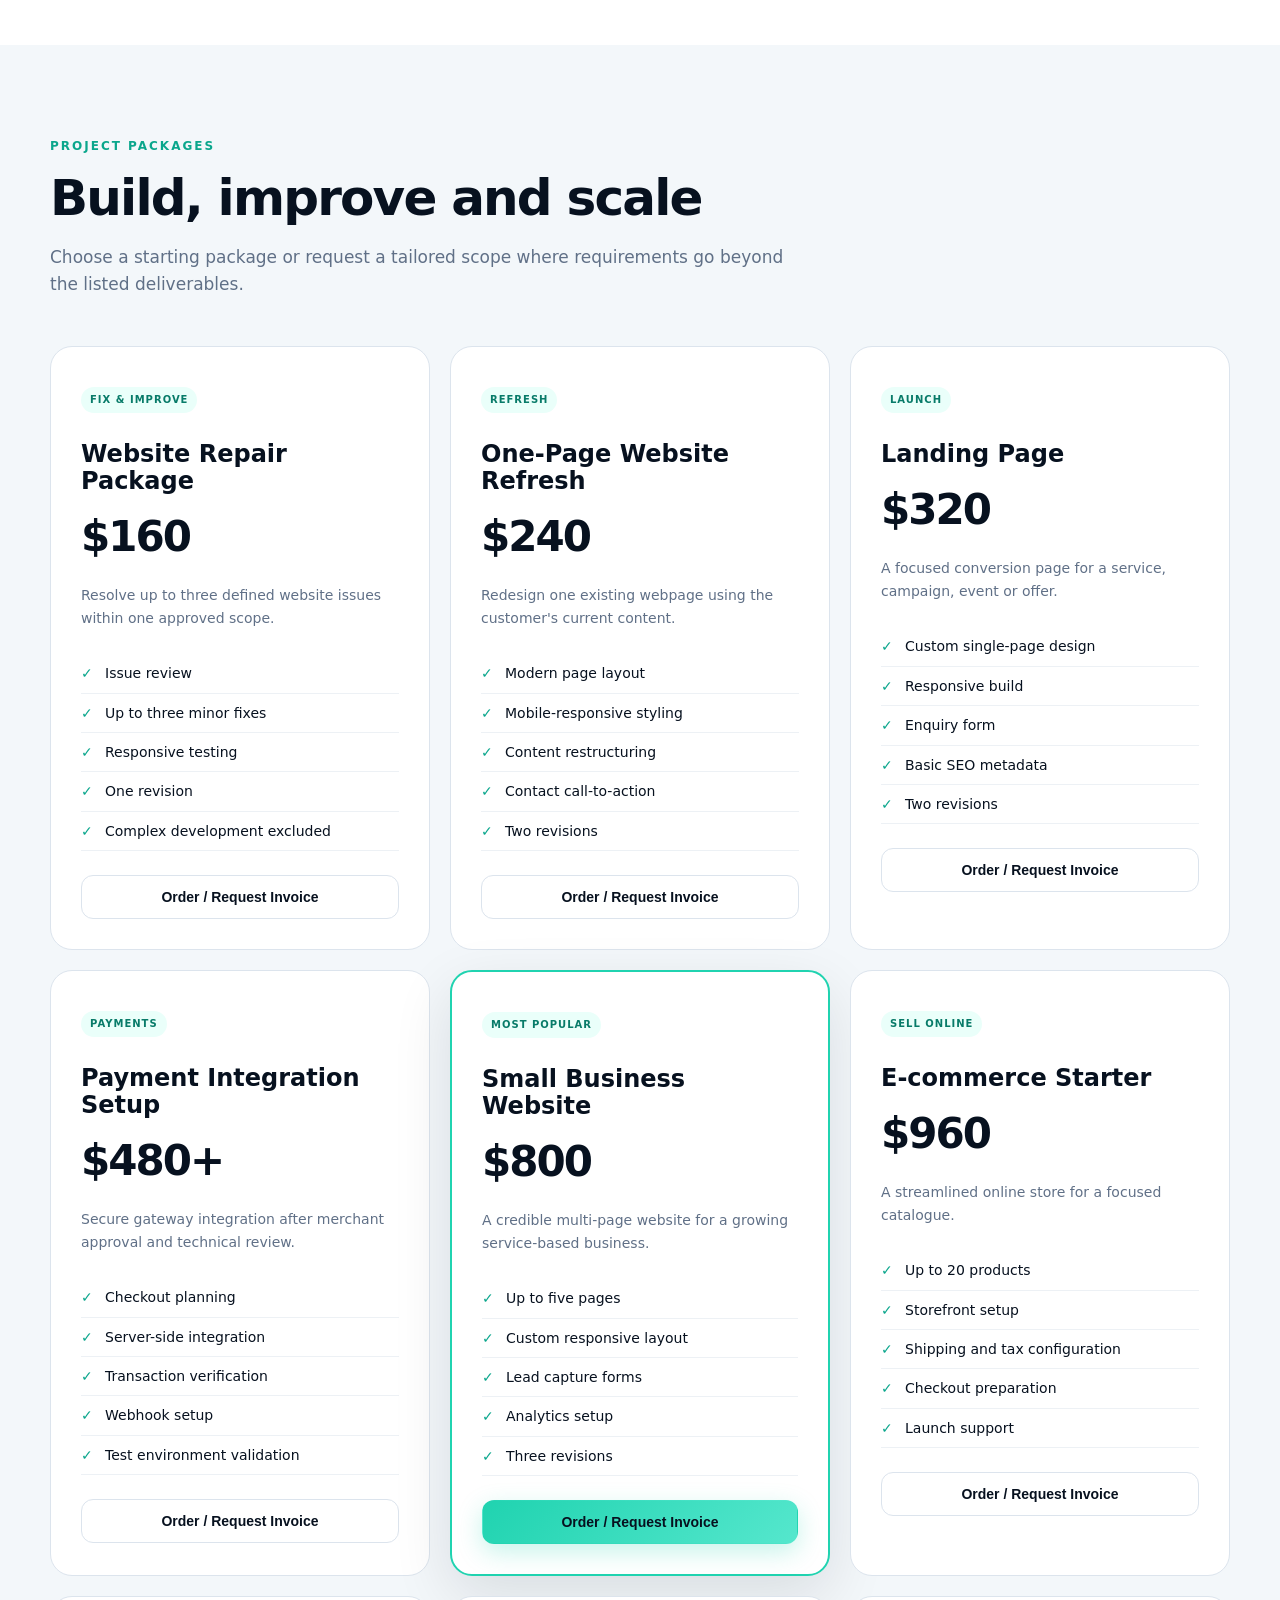
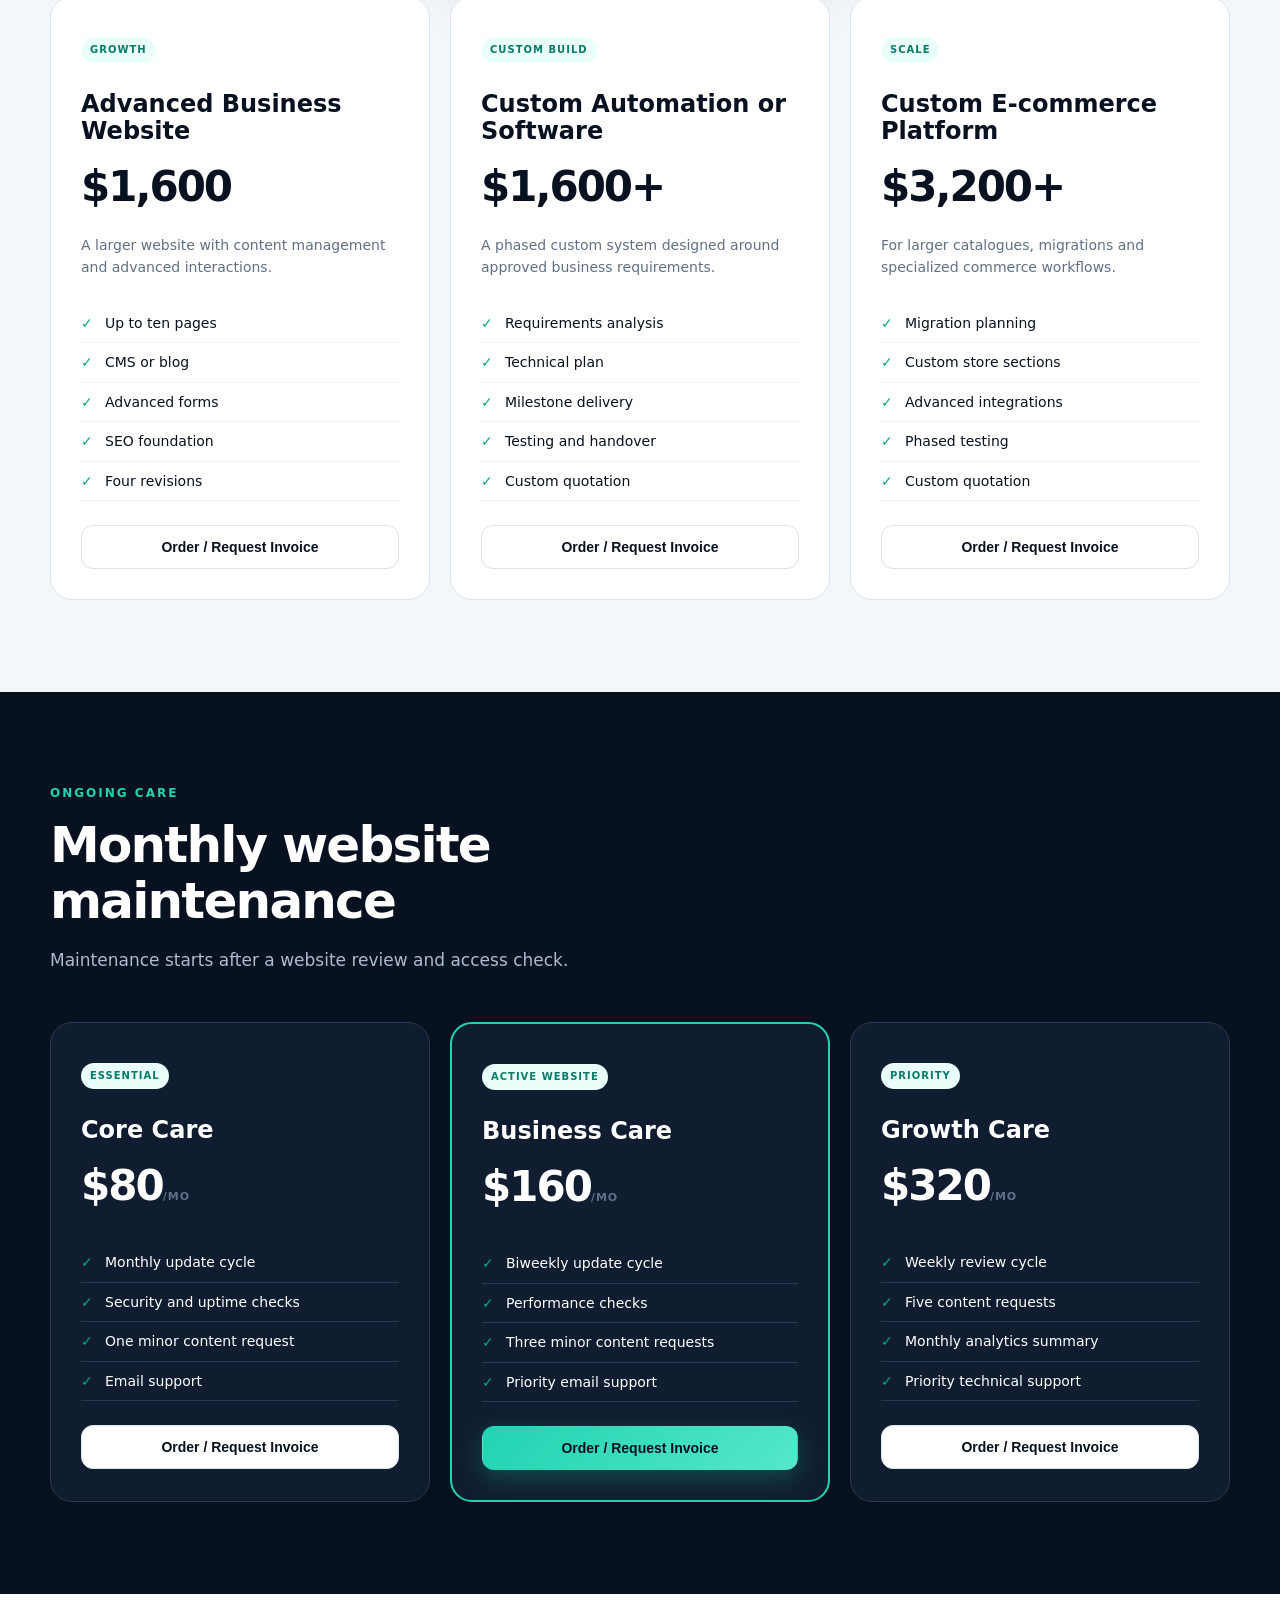
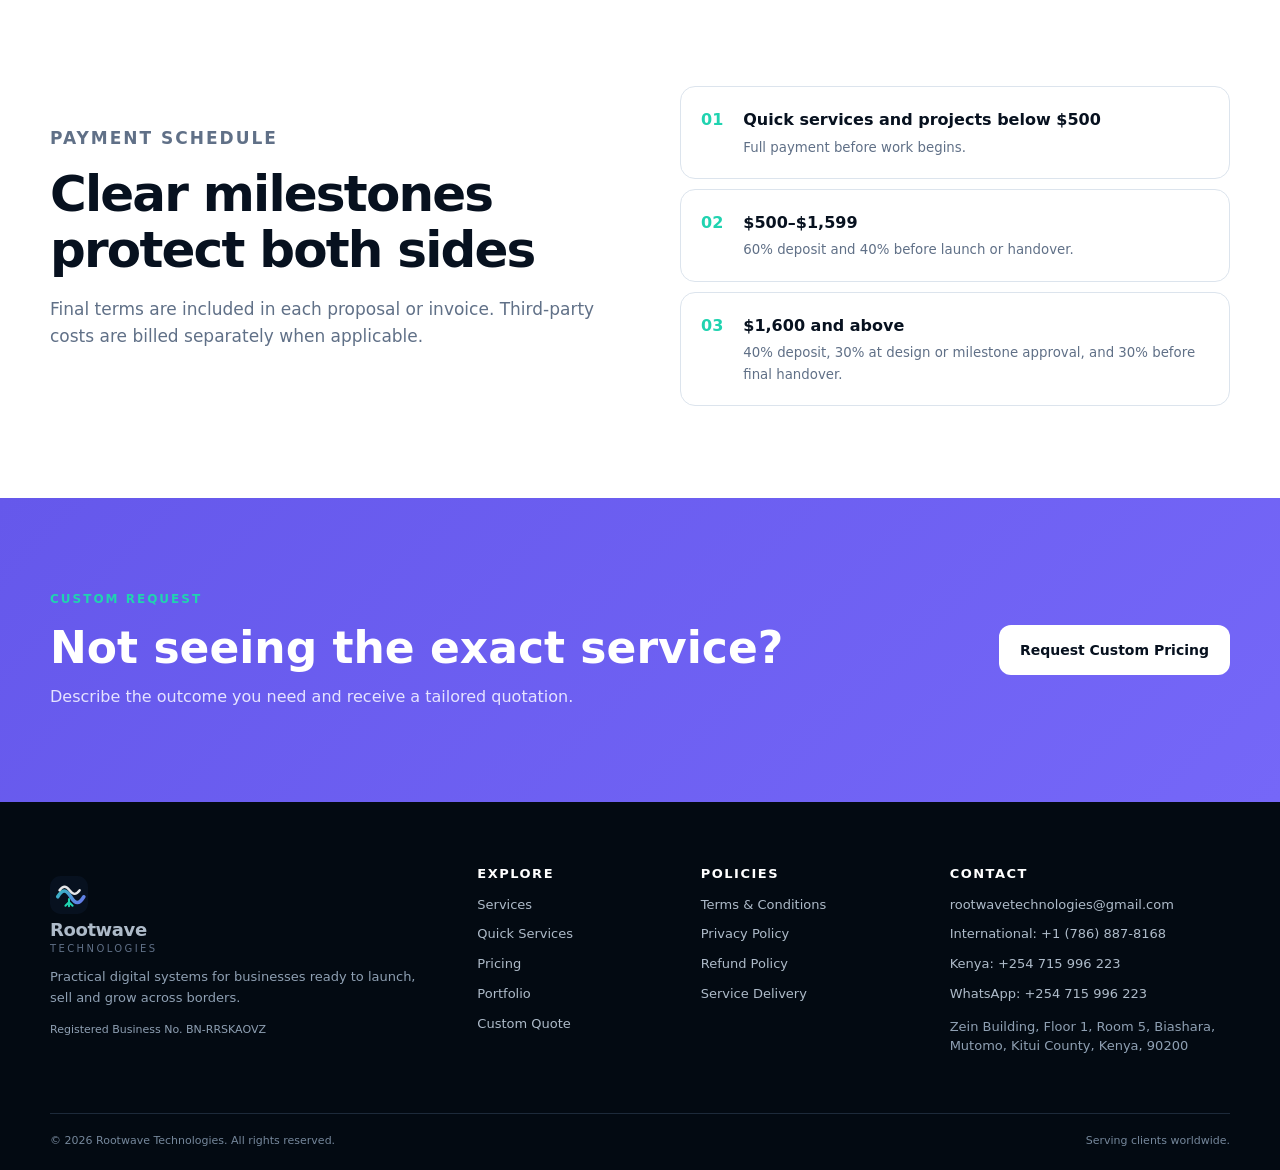
<file: pricing.html>
<!DOCTYPE html>

<html lang="en">
<head>
<meta charset="utf-8"/>
<meta content="width=device-width, initial-scale=1" name="viewport"/>
<title>Pricing from $8 to Custom Digital Projects | Rootwave Technologies</title>
<meta content="Browse fixed-price quick services, website packages, e-commerce, maintenance and custom technology pricing." name="description"/>
<meta content="#07111f" name="theme-color"/>
<link href="https://rootwavetechnologies.com/pricing.html" rel="canonical"/>
<meta content="website" property="og:type"/>
<meta content="Pricing from $8 to Custom Digital Projects | Rootwave Technologies" property="og:title"/>
<meta content="Browse fixed-price quick services, website packages, e-commerce, maintenance and custom technology pricing." property="og:description"/>
<meta content="https://rootwavetechnologies.com/pricing.html" property="og:url"/>
<meta content="https://rootwavetechnologies.com/assets/social-card.svg" property="og:image"/>
<meta content="summary_large_image" name="twitter:card"/>
<link href="assets/favicon.svg" rel="icon" type="image/svg+xml"/>
<link href="site.webmanifest" rel="manifest"/>
<link href="assets/styles.css" rel="stylesheet"/>
<script type="application/ld+json">
  {
    "@context": "https://schema.org",
    "@type": "ProfessionalService",
    "name": "Rootwave Technologies",
    "url": "https://rootwavetechnologies.com",
    "email": "rootwavetechnologies@gmail.com",
    "telephone": ["+17868878168", "+254715996223"],
    "description": "Web development, e-commerce, automation, digital branding and technical support for businesses worldwide.",
    "areaServed": "Worldwide",
    "priceRange": "$$"
  }
  </script>
</head>
<body>
<a class="skip-link" href="#main">Skip to content</a>
<header class="site-header">
<div class="container header-inner">
<a aria-label="Rootwave Technologies home" class="brand" href="index.html">
<img alt="" height="40" src="assets/logo.svg" width="40"/>
<span><strong>Rootwave</strong><small>Technologies</small></span>
</a>
<button aria-controls="site-nav" aria-expanded="false" class="menu-toggle">
<span></span><span></span><span></span><span class="sr-only">Menu</span>
</button>
<nav aria-label="Primary navigation" class="site-nav" id="site-nav">
<a data-nav="index.html" href="index.html">Home</a>
<a data-nav="services.html" href="services.html">Services</a><a data-nav="quick-services.html" href="quick-services.html">Quick Services</a>
<a data-nav="pricing.html" href="pricing.html">Pricing</a>
<a data-nav="portfolio.html" href="portfolio.html">Portfolio</a>
<a data-nav="about.html" href="about.html">About</a>
<a data-nav="contact.html" href="contact.html">Contact</a>
<a class="button button-small button-primary" href="quote.html">Request a Quote</a>
</nav>
</div>
</header>
<main id="main">
<section class="page-hero"><div class="container narrow"><p class="eyebrow">Pricing</p><h1>A clear path from an $8 task to a complete digital platform</h1><p>All prices are in USD. Fixed-scope quick services have set prices; larger work begins with a confirmed proposal, timeline and payment schedule.</p><div class="hero-actions"><a class="button button-primary" href="quick-services.html">View Quick Services</a><a class="button button-secondary" href="#projects">View Project Packages</a></div></div></section>
<section class="section"><div class="container"><div class="section-heading"><p class="eyebrow">Popular quick services</p><h2>Professional help without a large starting commitment</h2><p>Browse the complete catalog for services from $8 to $96.</p></div><div class="mini-product-row">
<article><span>$8</span><h3>Website Link &amp; Contact Check</h3><p>A focused review of the links and contact paths on one website.</p><button class="button button-secondary full" data-pay="" data-price="$8" data-product="Website Link &amp; Contact Check">Order / Request Invoice</button></article><article><span>$10</span><h3>Website Mini Audit</h3><p>A practical five-point website review with clear next actions.</p><button class="button button-secondary full" data-pay="" data-price="$10" data-product="Website Mini Audit">Order / Request Invoice</button></article><article><span>$12</span><h3>Logo / Profile Image Resize</h3><p>Prepare an existing logo for common profile and account uses.</p><button class="button button-secondary full" data-pay="" data-price="$12" data-product="Logo / Profile Image Resize">Order / Request Invoice</button></article><article><span>$16</span><h3>Favicon Creation</h3><p>Create crisp favicon files from an existing logo or brand symbol.</p><button class="button button-secondary full" data-pay="" data-price="$16" data-product="Favicon Creation">Order / Request Invoice</button></article><article><span>$16</span><h3>Social Profile Image Pack</h3><p>Matching profile images prepared for three selected social platforms.</p><button class="button button-secondary full" data-pay="" data-price="$16" data-product="Social Profile Image Pack">Order / Request Invoice</button></article><article><span>$16</span><h3>One Website Text Update</h3><p>Replace or correct one short text section on an existing website.</p><button class="button button-secondary full" data-pay="" data-price="$16" data-product="One Website Text Update">Order / Request Invoice</button></article>
</div><p class="center-note"><a href="quick-services.html">View all 20 quick digital services →</a></p></div></section>
<section class="section section-soft" id="projects"><div class="container"><div class="section-heading left"><p class="eyebrow">Project packages</p><h2>Build, improve and scale</h2><p>Choose a starting package or request a tailored scope where requirements go beyond the listed deliverables.</p></div><div class="project-pricing-grid"><article class="price-card reveal"><p class="tag">Fix &amp; improve</p><h3>Website Repair Package</h3><div class="price">$160</div><p>Resolve up to three defined website issues within one approved scope.</p><ul><li>Issue review</li><li>Up to three minor fixes</li><li>Responsive testing</li><li>One revision</li><li>Complex development excluded</li></ul><button class="button button-secondary full" data-pay="" data-price="$160" data-product="Website Repair Package">Order / Request Invoice</button></article>
<article class="price-card reveal"><p class="tag">Refresh</p><h3>One-Page Website Refresh</h3><div class="price">$240</div><p>Redesign one existing webpage using the customer's current content.</p><ul><li>Modern page layout</li><li>Mobile-responsive styling</li><li>Content restructuring</li><li>Contact call-to-action</li><li>Two revisions</li></ul><button class="button button-secondary full" data-pay="" data-price="$240" data-product="One-Page Website Refresh">Order / Request Invoice</button></article>
<article class="price-card reveal"><p class="tag">Launch</p><h3>Landing Page</h3><div class="price">$320</div><p>A focused conversion page for a service, campaign, event or offer.</p><ul><li>Custom single-page design</li><li>Responsive build</li><li>Enquiry form</li><li>Basic SEO metadata</li><li>Two revisions</li></ul><button class="button button-secondary full" data-pay="" data-price="$320" data-product="Landing Page">Order / Request Invoice</button></article>
<article class="price-card reveal"><p class="tag">Payments</p><h3>Payment Integration Setup</h3><div class="price">$480+</div><p>Secure gateway integration after merchant approval and technical review.</p><ul><li>Checkout planning</li><li>Server-side integration</li><li>Transaction verification</li><li>Webhook setup</li><li>Test environment validation</li></ul><button class="button button-secondary full" data-pay="" data-price="$480+" data-product="Payment Integration Setup">Order / Request Invoice</button></article>
<article class="price-card featured reveal"><p class="tag">Most popular</p><h3>Small Business Website</h3><div class="price">$800</div><p>A credible multi-page website for a growing service-based business.</p><ul><li>Up to five pages</li><li>Custom responsive layout</li><li>Lead capture forms</li><li>Analytics setup</li><li>Three revisions</li></ul><button class="button button-primary full" data-pay="" data-price="$800" data-product="Small Business Website">Order / Request Invoice</button></article>
<article class="price-card reveal"><p class="tag">Sell online</p><h3>E-commerce Starter</h3><div class="price">$960</div><p>A streamlined online store for a focused catalogue.</p><ul><li>Up to 20 products</li><li>Storefront setup</li><li>Shipping and tax configuration</li><li>Checkout preparation</li><li>Launch support</li></ul><button class="button button-secondary full" data-pay="" data-price="$960" data-product="E-commerce Starter">Order / Request Invoice</button></article>
<article class="price-card reveal"><p class="tag">Growth</p><h3>Advanced Business Website</h3><div class="price">$1,600</div><p>A larger website with content management and advanced interactions.</p><ul><li>Up to ten pages</li><li>CMS or blog</li><li>Advanced forms</li><li>SEO foundation</li><li>Four revisions</li></ul><button class="button button-secondary full" data-pay="" data-price="$1,600" data-product="Advanced Business Website">Order / Request Invoice</button></article>
<article class="price-card reveal"><p class="tag">Custom build</p><h3>Custom Automation or Software</h3><div class="price">$1,600+</div><p>A phased custom system designed around approved business requirements.</p><ul><li>Requirements analysis</li><li>Technical plan</li><li>Milestone delivery</li><li>Testing and handover</li><li>Custom quotation</li></ul><button class="button button-secondary full" data-pay="" data-price="$1,600+" data-product="Custom Automation or Software">Order / Request Invoice</button></article>
<article class="price-card reveal"><p class="tag">Scale</p><h3>Custom E-commerce Platform</h3><div class="price">$3,200+</div><p>For larger catalogues, migrations and specialized commerce workflows.</p><ul><li>Migration planning</li><li>Custom store sections</li><li>Advanced integrations</li><li>Phased testing</li><li>Custom quotation</li></ul><button class="button button-secondary full" data-pay="" data-price="$3,200+" data-product="Custom E-commerce Platform">Order / Request Invoice</button></article></div></div></section>
<section class="section section-dark" id="maintenance"><div class="container"><div class="section-heading left"><p class="eyebrow">Ongoing care</p><h2>Monthly website maintenance</h2><p>Maintenance starts after a website review and access check.</p></div><div class="pricing-grid"><article class="price-card dark-card"><p class="tag">Essential</p><h3>Core Care</h3><div class="price">$80<span>/mo</span></div><ul><li>Monthly update cycle</li><li>Security and uptime checks</li><li>One minor content request</li><li>Email support</li></ul><button class="button button-secondary full" data-pay="" data-price="$80/month" data-product="Core Care Monthly">Order / Request Invoice</button></article><article class="price-card dark-card featured"><p class="tag">Active website</p><h3>Business Care</h3><div class="price">$160<span>/mo</span></div><ul><li>Biweekly update cycle</li><li>Performance checks</li><li>Three minor content requests</li><li>Priority email support</li></ul><button class="button button-primary full" data-pay="" data-price="$160/month" data-product="Business Care Monthly">Order / Request Invoice</button></article><article class="price-card dark-card"><p class="tag">Priority</p><h3>Growth Care</h3><div class="price">$320<span>/mo</span></div><ul><li>Weekly review cycle</li><li>Five content requests</li><li>Monthly analytics summary</li><li>Priority technical support</li></ul><button class="button button-secondary full" data-pay="" data-price="$320/month" data-product="Growth Care Monthly">Order / Request Invoice</button></article></div></div></section>
<section class="section"><div class="container split"><div><p class="eyebrow">Payment schedule</p><h2>Clear milestones protect both sides</h2><p>Final terms are included in each proposal or invoice. Third-party costs are billed separately when applicable.</p></div><div class="feature-list compact"><div><b>01</b><span><strong>Quick services and projects below $500</strong><small>Full payment before work begins.</small></span></div><div><b>02</b><span><strong>$500–$1,599</strong><small>60% deposit and 40% before launch or handover.</small></span></div><div><b>03</b><span><strong>$1,600 and above</strong><small>40% deposit, 30% at design or milestone approval, and 30% before final handover.</small></span></div></div></div></section>
<section class="section section-accent"><div class="container cta"><div><p class="eyebrow">Custom request</p><h2>Not seeing the exact service?</h2><p>Describe the outcome you need and receive a tailored quotation.</p></div><a class="button button-light" href="quote.html">Request Custom Pricing</a></div></section>
</main>
<footer class="site-footer">
<div class="container footer-grid">
<div>
<a class="brand footer-brand" href="index.html">
<img alt="" height="38" src="assets/logo.svg" width="38"/>
<span><strong>Rootwave</strong><small>Technologies</small></span>
</a>
<p>Practical digital systems for businesses ready to launch, sell and grow across borders.</p>
<p class="registration">Registered Business No. BN-RRSKAOVZ</p>
</div>
<div>
<h3>Explore</h3>
<a href="services.html">Services</a><a href="quick-services.html">Quick Services</a>
<a href="pricing.html">Pricing</a>
<a href="portfolio.html">Portfolio</a>
<a href="quote.html">Custom Quote</a>
</div>
<div>
<h3>Policies</h3>
<a href="terms.html">Terms &amp; Conditions</a>
<a href="privacy.html">Privacy Policy</a>
<a href="refund.html">Refund Policy</a>
<a href="delivery.html">Service Delivery</a>
</div>
<div>
<h3>Contact</h3>
<a href="mailto:rootwavetechnologies@gmail.com">rootwavetechnologies@gmail.com</a>
<a href="tel:+17868878168">International: +1 (786) 887-8168</a>
<a href="tel:+254715996223">Kenya: +254 715 996 223</a>
<a href="https://wa.me/254715996223" rel="noopener">WhatsApp: +254 715 996 223</a>
<p class="address">Zein Building, Floor 1, Room 5, Biashara, Mutomo, Kitui County, Kenya, 90200</p>
</div>
</div>
<div class="container footer-bottom">
<span>© <span id="year"></span> Rootwave Technologies. All rights reserved.</span>
<span>Serving clients worldwide.</span>
</div>
</footer>
<div aria-labelledby="payment-title" aria-modal="true" class="modal" hidden="" id="payment-modal" role="dialog">
<div class="modal-backdrop" data-close-modal=""></div><div class="modal-card checkout-card"><button aria-label="Close" class="modal-close" data-close-modal="" type="button">×</button><div class="status-icon">↗</div><p class="eyebrow">Secure checkout is being connected</p><h2 id="payment-title">Request an invoice for <span id="modal-product">this service</span></h2><div class="selected-order"><span>Selected service</span><strong id="modal-product-line">Digital service</strong><b id="modal-price">Custom price</b></div><p>No charge has been attempted. Submit the selected service through the quote form and the team will confirm the scope, required materials and available payment instructions.</p><div class="modal-actions"><a class="button button-primary" href="quote.html" id="modal-quote-link">Request Invoice</a><a class="button button-secondary" href="mailto:rootwavetechnologies@gmail.com" id="modal-email-link">Email Us</a><a class="button button-secondary" href="https://wa.me/254715996223" id="modal-whatsapp-link" rel="noopener">WhatsApp</a></div></div></div>
<script src="assets/app.js"></script>
</body>
</html>
</file>
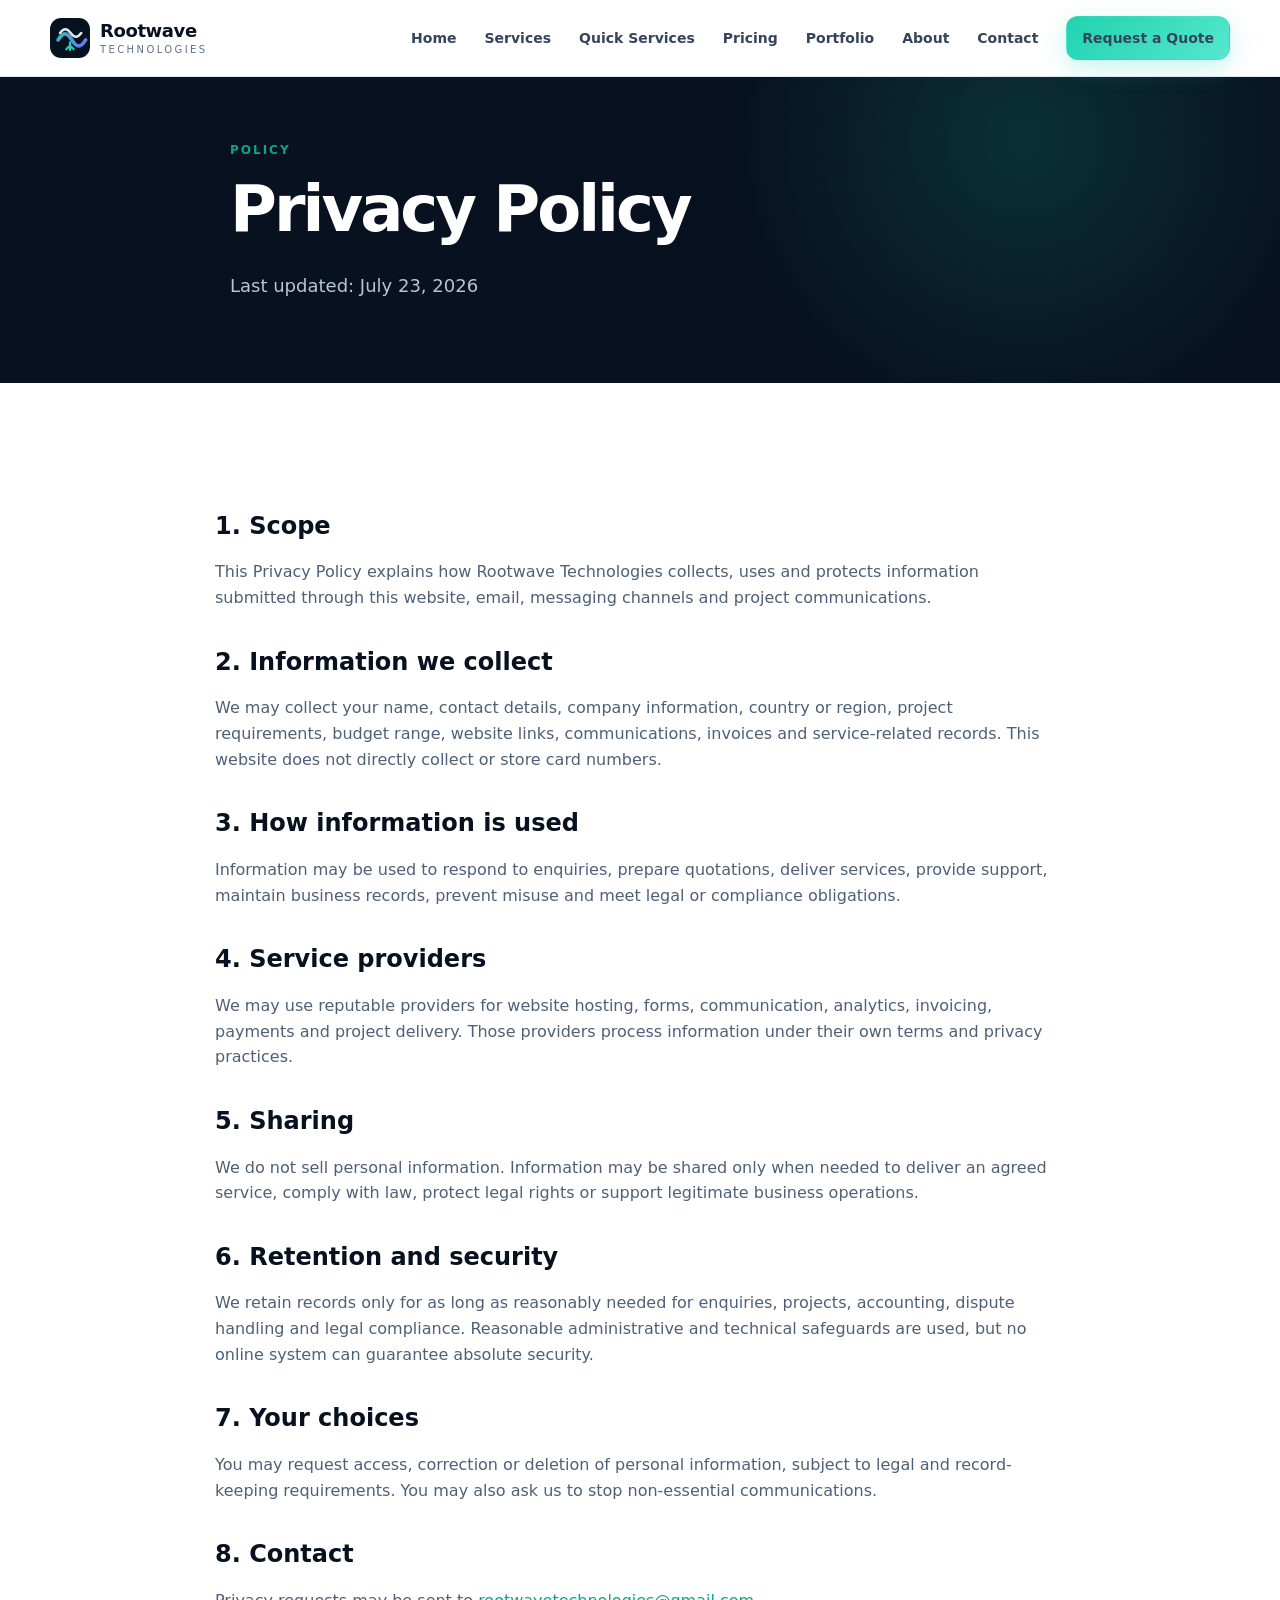
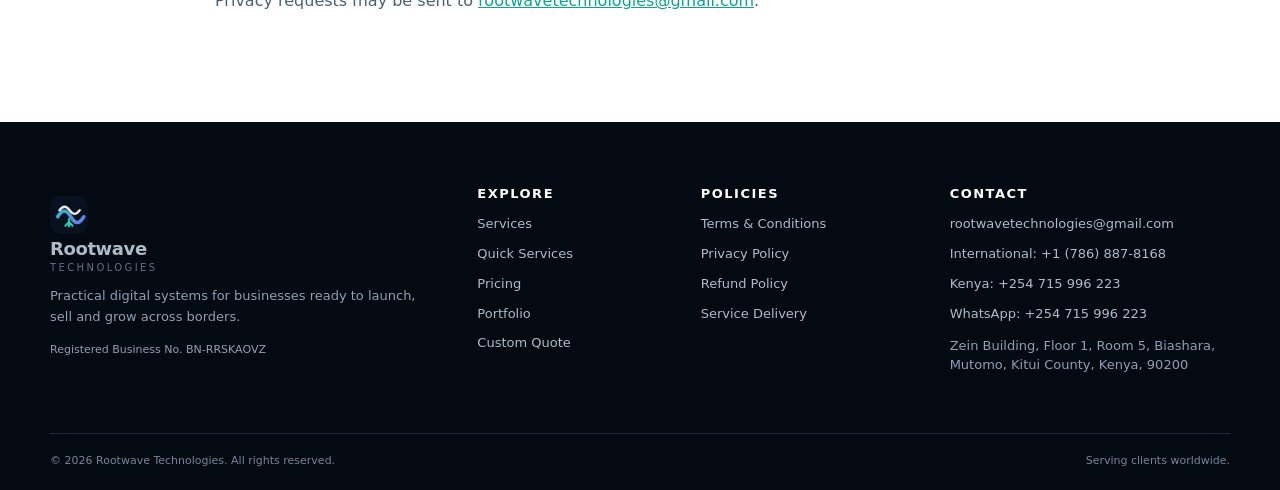
<file: privacy.html>
<!DOCTYPE html>

<html lang="en">
<head>
<meta charset="utf-8"/>
<meta content="width=device-width, initial-scale=1" name="viewport"/>
<title>Privacy Policy | Rootwave Technologies</title>
<meta content="Read the Rootwave Technologies Privacy Policy." name="description"/>
<meta content="#07111f" name="theme-color"/>
<link href="https://rootwavetechnologies.com/privacy.html" rel="canonical"/>
<meta content="website" property="og:type"/>
<meta content="Privacy Policy | Rootwave Technologies" property="og:title"/>
<meta content="Read the Rootwave Technologies Privacy Policy." property="og:description"/>
<meta content="https://rootwavetechnologies.com/privacy.html" property="og:url"/>
<meta content="https://rootwavetechnologies.com/assets/social-card.svg" property="og:image"/>
<meta content="summary_large_image" name="twitter:card"/>
<link href="assets/favicon.svg" rel="icon" type="image/svg+xml"/>
<link href="site.webmanifest" rel="manifest"/>
<link href="assets/styles.css" rel="stylesheet"/>
<script type="application/ld+json">
  {
    "@context": "https://schema.org",
    "@type": "ProfessionalService",
    "name": "Rootwave Technologies",
    "url": "https://rootwavetechnologies.com",
    "email": "rootwavetechnologies@gmail.com",
    "telephone": ["+17868878168", "+254715996223"],
    "description": "Web development, e-commerce, automation, digital branding and technical support for businesses worldwide.",
    "areaServed": "Worldwide",
    "priceRange": "$$"
  }
  </script>
</head>
<body>
<a class="skip-link" href="#main">Skip to content</a>
<header class="site-header">
<div class="container header-inner">
<a aria-label="Rootwave Technologies home" class="brand" href="index.html">
<img alt="" height="40" src="assets/logo.svg" width="40"/>
<span><strong>Rootwave</strong><small>Technologies</small></span>
</a>
<button aria-controls="site-nav" aria-expanded="false" class="menu-toggle">
<span></span><span></span><span></span><span class="sr-only">Menu</span>
</button>
<nav aria-label="Primary navigation" class="site-nav" id="site-nav">
<a data-nav="index.html" href="index.html">Home</a>
<a data-nav="services.html" href="services.html">Services</a><a data-nav="quick-services.html" href="quick-services.html">Quick Services</a>
<a data-nav="pricing.html" href="pricing.html">Pricing</a>
<a data-nav="portfolio.html" href="portfolio.html">Portfolio</a>
<a data-nav="about.html" href="about.html">About</a>
<a data-nav="contact.html" href="contact.html">Contact</a>
<a class="button button-small button-primary" href="quote.html">Request a Quote</a>
</nav>
</div>
</header>
<main id="main">
<section class="page-hero compact"><div class="container narrow"><p class="eyebrow">Policy</p><h1>Privacy Policy</h1><p>Last updated: July 23, 2026</p></div></section>
<section class="section"><div class="container legal">
<h2>1. Scope</h2><p>This Privacy Policy explains how Rootwave Technologies collects, uses and protects information submitted through this website, email, messaging channels and project communications.</p>
<h2>2. Information we collect</h2><p>We may collect your name, contact details, company information, country or region, project requirements, budget range, website links, communications, invoices and service-related records. This website does not directly collect or store card numbers.</p>
<h2>3. How information is used</h2><p>Information may be used to respond to enquiries, prepare quotations, deliver services, provide support, maintain business records, prevent misuse and meet legal or compliance obligations.</p>
<h2>4. Service providers</h2><p>We may use reputable providers for website hosting, forms, communication, analytics, invoicing, payments and project delivery. Those providers process information under their own terms and privacy practices.</p>
<h2>5. Sharing</h2><p>We do not sell personal information. Information may be shared only when needed to deliver an agreed service, comply with law, protect legal rights or support legitimate business operations.</p>
<h2>6. Retention and security</h2><p>We retain records only for as long as reasonably needed for enquiries, projects, accounting, dispute handling and legal compliance. Reasonable administrative and technical safeguards are used, but no online system can guarantee absolute security.</p>
<h2>7. Your choices</h2><p>You may request access, correction or deletion of personal information, subject to legal and record-keeping requirements. You may also ask us to stop non-essential communications.</p>
<h2>8. Contact</h2><p>Privacy requests may be sent to <a href="mailto:rootwavetechnologies@gmail.com">rootwavetechnologies@gmail.com</a>.</p>
</div></section>
</main>
<footer class="site-footer">
<div class="container footer-grid">
<div>
<a class="brand footer-brand" href="index.html">
<img alt="" height="38" src="assets/logo.svg" width="38"/>
<span><strong>Rootwave</strong><small>Technologies</small></span>
</a>
<p>Practical digital systems for businesses ready to launch, sell and grow across borders.</p>
<p class="registration">Registered Business No. BN-RRSKAOVZ</p>
</div>
<div>
<h3>Explore</h3>
<a href="services.html">Services</a><a href="quick-services.html">Quick Services</a>
<a href="pricing.html">Pricing</a>
<a href="portfolio.html">Portfolio</a>
<a href="quote.html">Custom Quote</a>
</div>
<div>
<h3>Policies</h3>
<a href="terms.html">Terms &amp; Conditions</a>
<a href="privacy.html">Privacy Policy</a>
<a href="refund.html">Refund Policy</a>
<a href="delivery.html">Service Delivery</a>
</div>
<div>
<h3>Contact</h3>
<a href="mailto:rootwavetechnologies@gmail.com">rootwavetechnologies@gmail.com</a>
<a href="tel:+17868878168">International: +1 (786) 887-8168</a>
<a href="tel:+254715996223">Kenya: +254 715 996 223</a>
<a href="https://wa.me/254715996223" rel="noopener">WhatsApp: +254 715 996 223</a>
<p class="address">Zein Building, Floor 1, Room 5, Biashara, Mutomo, Kitui County, Kenya, 90200</p>
</div>
</div>
<div class="container footer-bottom">
<span>© <span id="year"></span> Rootwave Technologies. All rights reserved.</span>
<span>Serving clients worldwide.</span>
</div>
</footer>
<div aria-labelledby="payment-title" aria-modal="true" class="modal" hidden="" id="payment-modal" role="dialog">
<div class="modal-backdrop" data-close-modal=""></div><div class="modal-card checkout-card"><button aria-label="Close" class="modal-close" data-close-modal="" type="button">×</button><div class="status-icon">↗</div><p class="eyebrow">Secure checkout is being connected</p><h2 id="payment-title">Request an invoice for <span id="modal-product">this service</span></h2><div class="selected-order"><span>Selected service</span><strong id="modal-product-line">Digital service</strong><b id="modal-price">Custom price</b></div><p>No charge has been attempted. Submit the selected service through the quote form and the team will confirm the scope, required materials and available payment instructions.</p><div class="modal-actions"><a class="button button-primary" href="quote.html" id="modal-quote-link">Request Invoice</a><a class="button button-secondary" href="mailto:rootwavetechnologies@gmail.com" id="modal-email-link">Email Us</a><a class="button button-secondary" href="https://wa.me/254715996223" id="modal-whatsapp-link" rel="noopener">WhatsApp</a></div></div></div>
<script src="assets/app.js"></script>
</body>
</html>
</file>
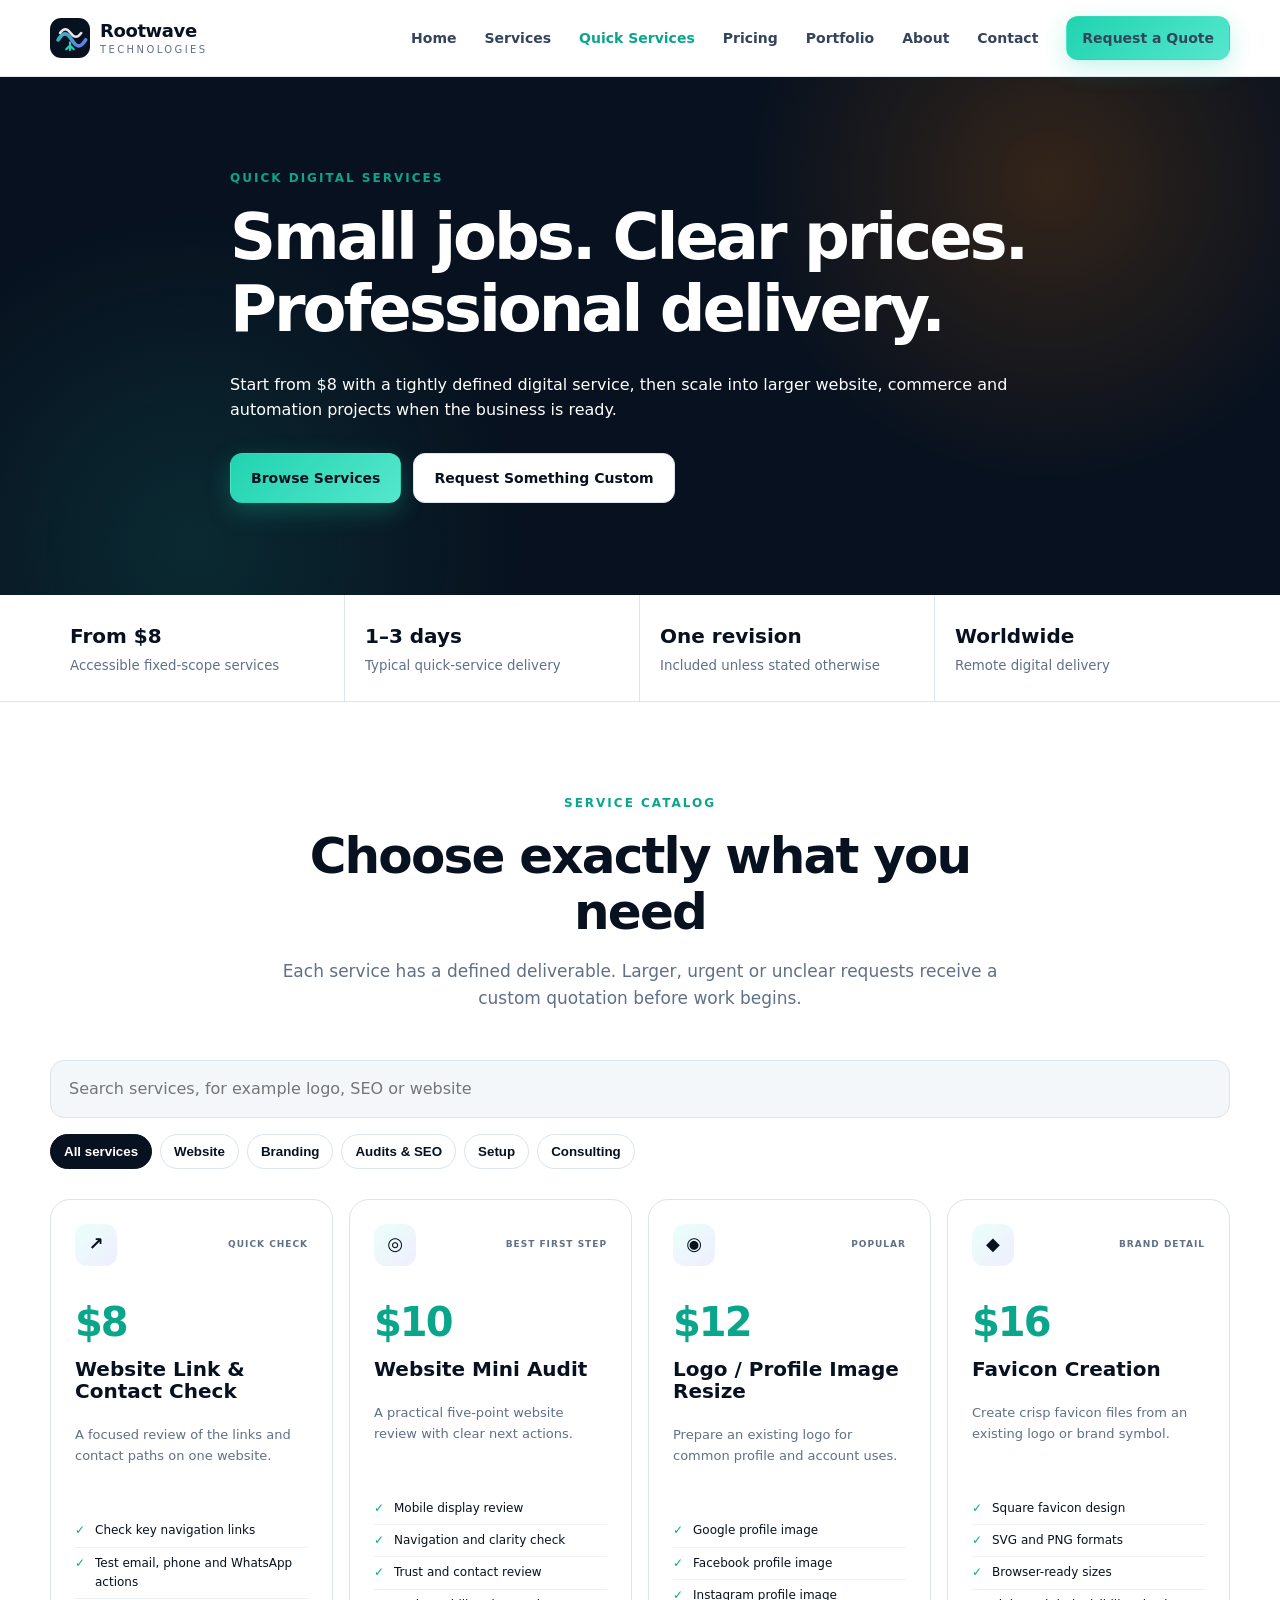
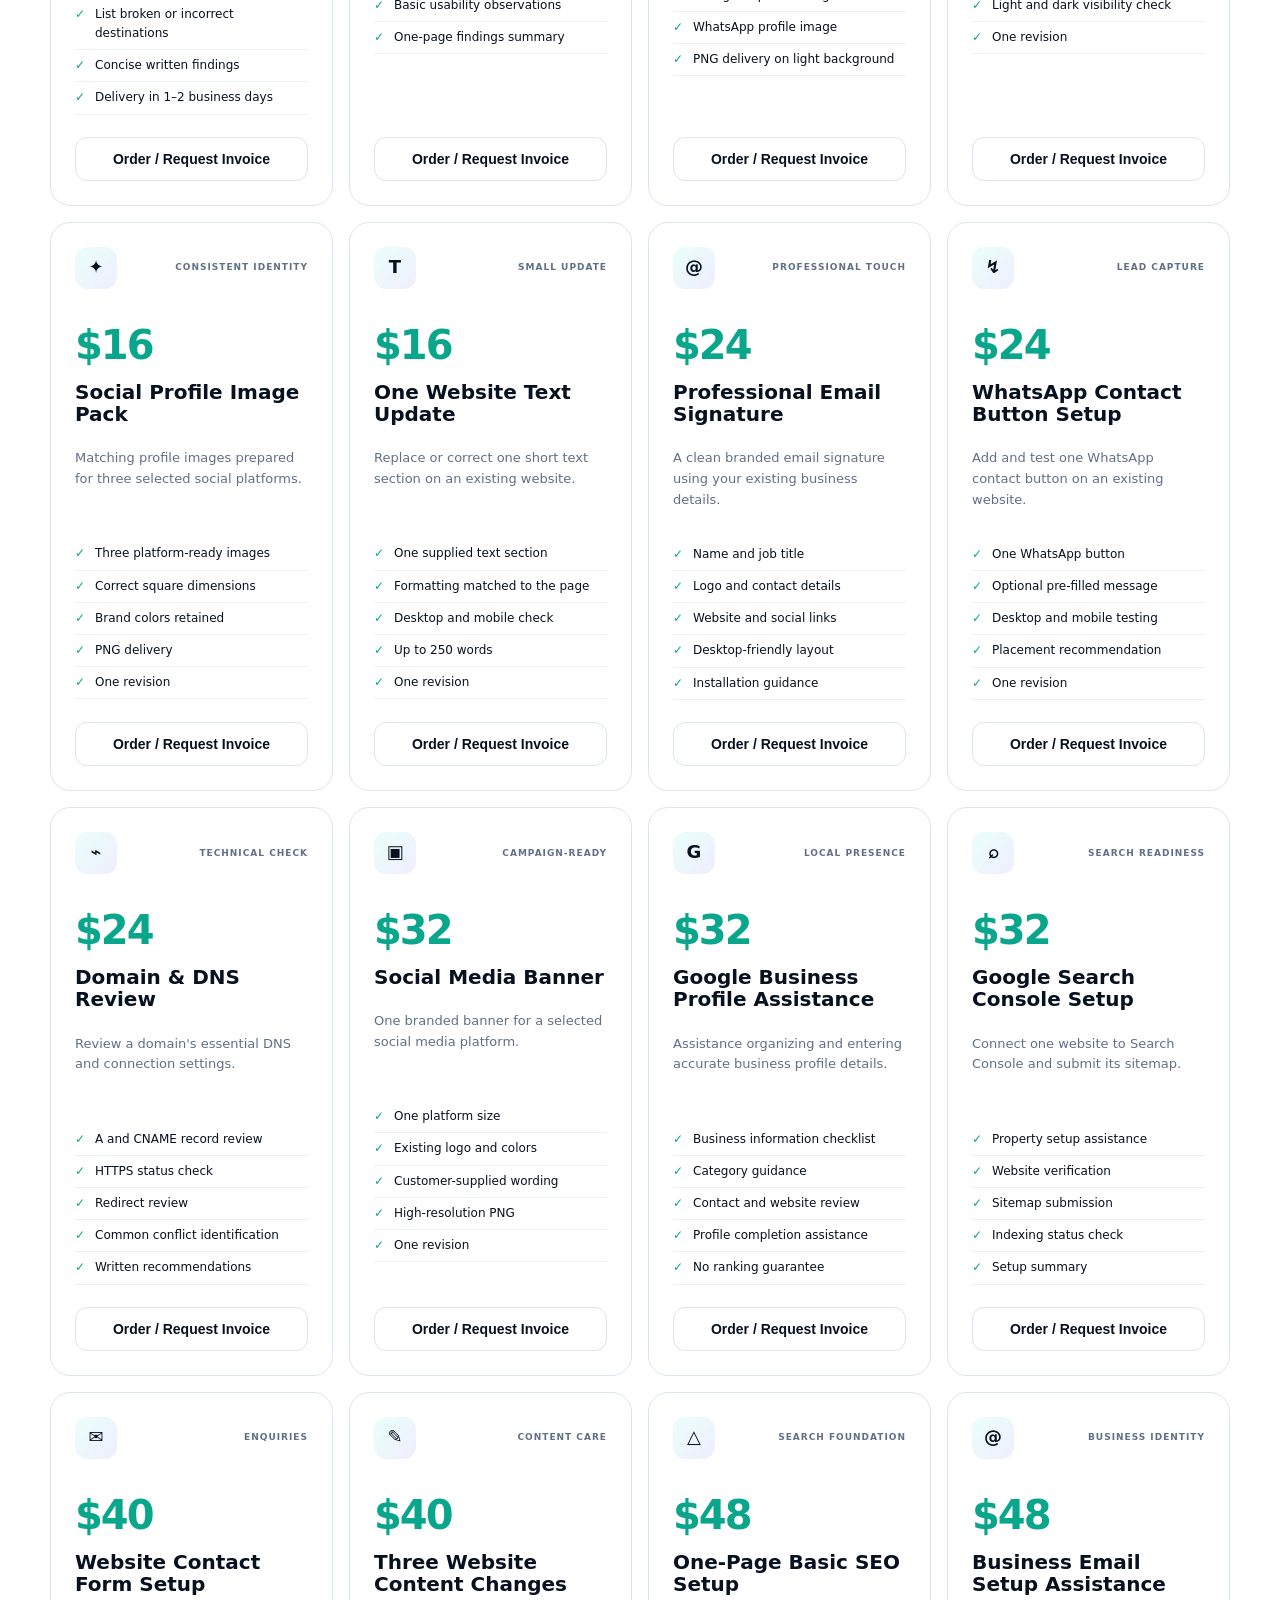
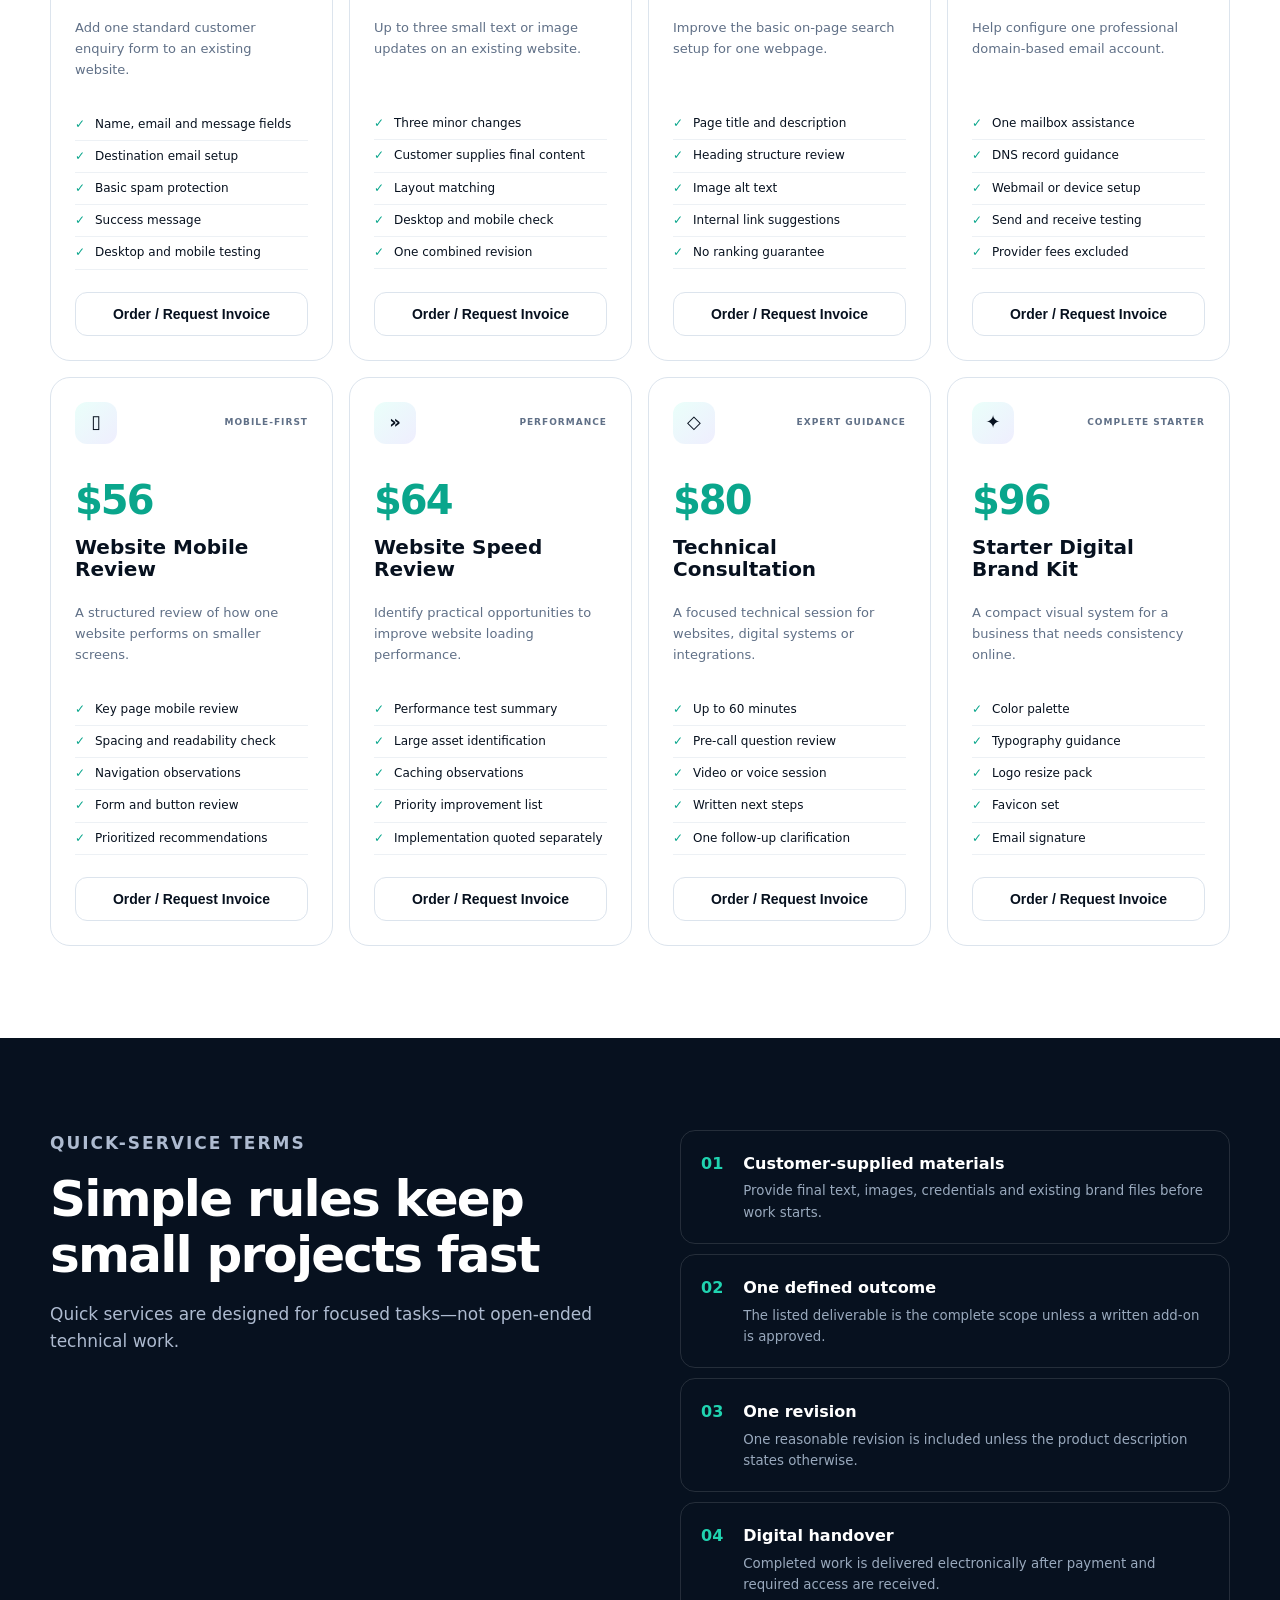
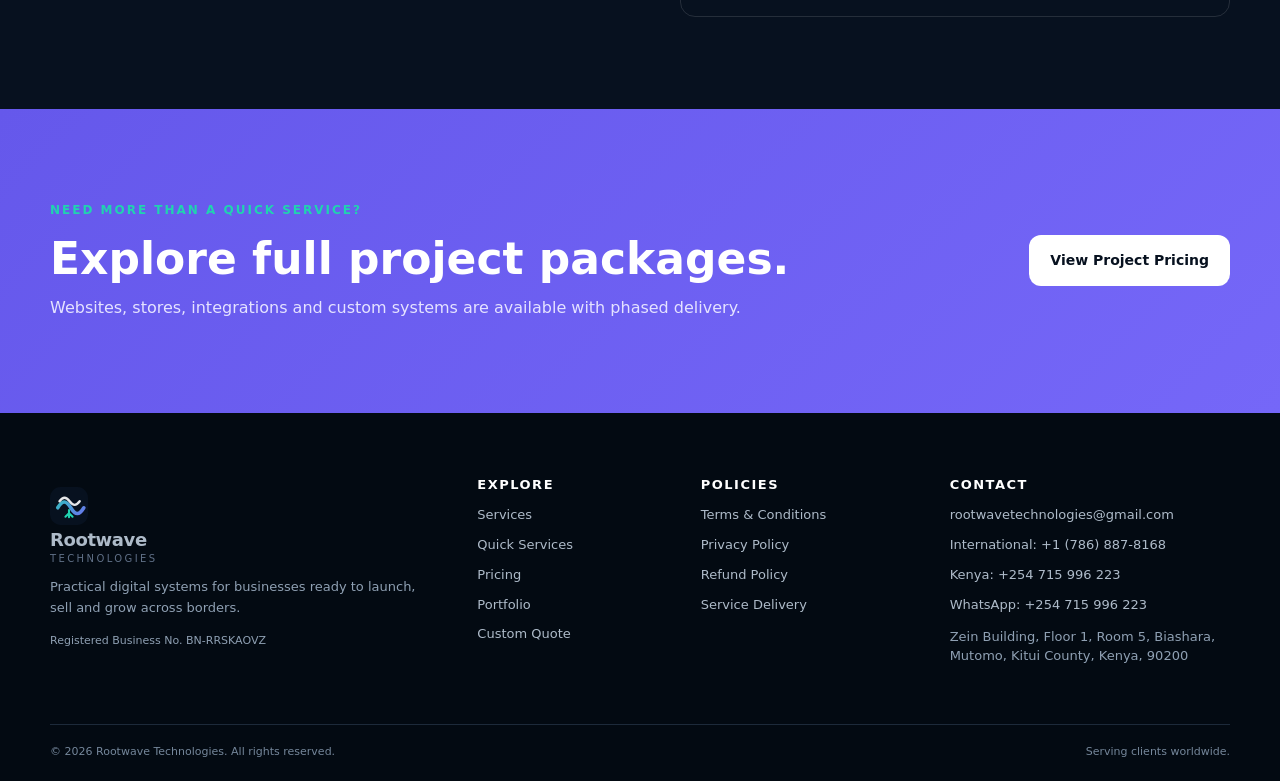
<file: quick-services.html>
<!DOCTYPE html>

<html lang="en">
<head>
<meta charset="utf-8"/>
<meta content="width=device-width, initial-scale=1" name="viewport"/>
<title>Quick Digital Services from $8 | Rootwave Technologies</title>
<meta content="Browse fixed-scope website, branding, SEO, setup and technical services from $8." name="description"/>
<meta content="#07111f" name="theme-color"/>
<link href="https://rootwavetechnologies.com/quick-services.html" rel="canonical"/>
<meta content="website" property="og:type"/>
<meta content="Quick Digital Services from $8 | Rootwave Technologies" property="og:title"/>
<meta content="Browse fixed-scope website, branding, SEO, setup and technical services from $8." property="og:description"/>
<meta content="https://rootwavetechnologies.com/quick-services.html" property="og:url"/>
<meta content="https://rootwavetechnologies.com/assets/social-card.svg" property="og:image"/>
<meta content="summary_large_image" name="twitter:card"/>
<link href="assets/favicon.svg" rel="icon" type="image/svg+xml"/>
<link href="site.webmanifest" rel="manifest"/>
<link href="assets/styles.css" rel="stylesheet"/>
<script type="application/ld+json">
  {
    "@context": "https://schema.org",
    "@type": "ProfessionalService",
    "name": "Rootwave Technologies",
    "url": "https://rootwavetechnologies.com",
    "email": "rootwavetechnologies@gmail.com",
    "telephone": ["+17868878168", "+254715996223"],
    "description": "Web development, e-commerce, automation, digital branding and technical support for businesses worldwide.",
    "areaServed": "Worldwide",
    "priceRange": "$$"
  }
  </script>
</head>
<body>
<a class="skip-link" href="#main">Skip to content</a>
<header class="site-header">
<div class="container header-inner">
<a aria-label="Rootwave Technologies home" class="brand" href="index.html">
<img alt="" height="40" src="assets/logo.svg" width="40"/>
<span><strong>Rootwave</strong><small>Technologies</small></span>
</a>
<button aria-controls="site-nav" aria-expanded="false" class="menu-toggle">
<span></span><span></span><span></span><span class="sr-only">Menu</span>
</button>
<nav aria-label="Primary navigation" class="site-nav" id="site-nav">
<a data-nav="index.html" href="index.html">Home</a>
<a data-nav="services.html" href="services.html">Services</a><a data-nav="quick-services.html" href="quick-services.html">Quick Services</a>
<a data-nav="pricing.html" href="pricing.html">Pricing</a>
<a data-nav="portfolio.html" href="portfolio.html">Portfolio</a>
<a data-nav="about.html" href="about.html">About</a>
<a data-nav="contact.html" href="contact.html">Contact</a>
<a class="button button-small button-primary" href="quote.html">Request a Quote</a>
</nav>
</div>
</header>
<main id="main">
<section class="page-hero quick-hero"><div class="container narrow"><p class="eyebrow">Quick digital services</p><h1>Small jobs. Clear prices. Professional delivery.</h1><p>Start from $8 with a tightly defined digital service, then scale into larger website, commerce and automation projects when the business is ready.</p><div class="hero-actions"><a class="button button-primary" href="#catalog">Browse Services</a><a class="button button-secondary" href="quote.html">Request Something Custom</a></div></div></section>
<section class="quick-proof"><div class="container proof-grid"><span><b>From $8</b><small>Accessible fixed-scope services</small></span><span><b>1–3 days</b><small>Typical quick-service delivery</small></span><span><b>One revision</b><small>Included unless stated otherwise</small></span><span><b>Worldwide</b><small>Remote digital delivery</small></span></div></section>
<section class="section" id="catalog"><div class="container">
<div class="section-heading"><p class="eyebrow">Service catalog</p><h2>Choose exactly what you need</h2><p>Each service has a defined deliverable. Larger, urgent or unclear requests receive a custom quotation before work begins.</p></div>
<div class="catalog-toolbar" role="search"><label class="service-search"><span class="sr-only">Search services</span><input id="service-search" placeholder="Search services, for example logo, SEO or website" type="search"/></label><div aria-label="Filter services" class="filter-tabs"><button class="filter-button active" data-filter="all" type="button">All services</button><button class="filter-button" data-filter="website" type="button">Website</button><button class="filter-button" data-filter="brand" type="button">Branding</button><button class="filter-button" data-filter="audit" type="button">Audits &amp; SEO</button><button class="filter-button" data-filter="setup" type="button">Setup</button><button class="filter-button" data-filter="consulting" type="button">Consulting</button></div></div>
<div class="micro-grid" id="service-grid"><article class="micro-card reveal" data-category="website" data-service-card="">
<div class="micro-card-top"><span aria-hidden="true" class="micro-icon">↗</span><span class="micro-tag">Quick check</span></div>
<div class="micro-price">$8</div>
<h3>Website Link &amp; Contact Check</h3>
<p>A focused review of the links and contact paths on one website.</p>
<ul><li>Check key navigation links</li><li>Test email, phone and WhatsApp actions</li><li>List broken or incorrect destinations</li><li>Concise written findings</li><li>Delivery in 1–2 business days</li></ul>
<button class="button button-secondary full" data-pay="" data-price="$8" data-product="Website Link &amp; Contact Check">Order / Request Invoice</button>
</article>
<article class="micro-card reveal" data-category="audit" data-service-card="">
<div class="micro-card-top"><span aria-hidden="true" class="micro-icon">◎</span><span class="micro-tag">Best first step</span></div>
<div class="micro-price">$10</div>
<h3>Website Mini Audit</h3>
<p>A practical five-point website review with clear next actions.</p>
<ul><li>Mobile display review</li><li>Navigation and clarity check</li><li>Trust and contact review</li><li>Basic usability observations</li><li>One-page findings summary</li></ul>
<button class="button button-secondary full" data-pay="" data-price="$10" data-product="Website Mini Audit">Order / Request Invoice</button>
</article>
<article class="micro-card reveal" data-category="brand" data-service-card="">
<div class="micro-card-top"><span aria-hidden="true" class="micro-icon">◉</span><span class="micro-tag">Popular</span></div>
<div class="micro-price">$12</div>
<h3>Logo / Profile Image Resize</h3>
<p>Prepare an existing logo for common profile and account uses.</p>
<ul><li>Google profile image</li><li>Facebook profile image</li><li>Instagram profile image</li><li>WhatsApp profile image</li><li>PNG delivery on light background</li></ul>
<button class="button button-secondary full" data-pay="" data-price="$12" data-product="Logo / Profile Image Resize">Order / Request Invoice</button>
</article>
<article class="micro-card reveal" data-category="brand" data-service-card="">
<div class="micro-card-top"><span aria-hidden="true" class="micro-icon">◆</span><span class="micro-tag">Brand detail</span></div>
<div class="micro-price">$16</div>
<h3>Favicon Creation</h3>
<p>Create crisp favicon files from an existing logo or brand symbol.</p>
<ul><li>Square favicon design</li><li>SVG and PNG formats</li><li>Browser-ready sizes</li><li>Light and dark visibility check</li><li>One revision</li></ul>
<button class="button button-secondary full" data-pay="" data-price="$16" data-product="Favicon Creation">Order / Request Invoice</button>
</article>
<article class="micro-card reveal" data-category="brand" data-service-card="">
<div class="micro-card-top"><span aria-hidden="true" class="micro-icon">✦</span><span class="micro-tag">Consistent identity</span></div>
<div class="micro-price">$16</div>
<h3>Social Profile Image Pack</h3>
<p>Matching profile images prepared for three selected social platforms.</p>
<ul><li>Three platform-ready images</li><li>Correct square dimensions</li><li>Brand colors retained</li><li>PNG delivery</li><li>One revision</li></ul>
<button class="button button-secondary full" data-pay="" data-price="$16" data-product="Social Profile Image Pack">Order / Request Invoice</button>
</article>
<article class="micro-card reveal" data-category="website" data-service-card="">
<div class="micro-card-top"><span aria-hidden="true" class="micro-icon">T</span><span class="micro-tag">Small update</span></div>
<div class="micro-price">$16</div>
<h3>One Website Text Update</h3>
<p>Replace or correct one short text section on an existing website.</p>
<ul><li>One supplied text section</li><li>Formatting matched to the page</li><li>Desktop and mobile check</li><li>Up to 250 words</li><li>One revision</li></ul>
<button class="button button-secondary full" data-pay="" data-price="$16" data-product="One Website Text Update">Order / Request Invoice</button>
</article>
<article class="micro-card reveal" data-category="brand" data-service-card="">
<div class="micro-card-top"><span aria-hidden="true" class="micro-icon">@</span><span class="micro-tag">Professional touch</span></div>
<div class="micro-price">$24</div>
<h3>Professional Email Signature</h3>
<p>A clean branded email signature using your existing business details.</p>
<ul><li>Name and job title</li><li>Logo and contact details</li><li>Website and social links</li><li>Desktop-friendly layout</li><li>Installation guidance</li></ul>
<button class="button button-secondary full" data-pay="" data-price="$24" data-product="Professional Email Signature">Order / Request Invoice</button>
</article>
<article class="micro-card reveal" data-category="website" data-service-card="">
<div class="micro-card-top"><span aria-hidden="true" class="micro-icon">↯</span><span class="micro-tag">Lead capture</span></div>
<div class="micro-price">$24</div>
<h3>WhatsApp Contact Button Setup</h3>
<p>Add and test one WhatsApp contact button on an existing website.</p>
<ul><li>One WhatsApp button</li><li>Optional pre-filled message</li><li>Desktop and mobile testing</li><li>Placement recommendation</li><li>One revision</li></ul>
<button class="button button-secondary full" data-pay="" data-price="$24" data-product="WhatsApp Contact Button Setup">Order / Request Invoice</button>
</article>
<article class="micro-card reveal" data-category="setup" data-service-card="">
<div class="micro-card-top"><span aria-hidden="true" class="micro-icon">⌁</span><span class="micro-tag">Technical check</span></div>
<div class="micro-price">$24</div>
<h3>Domain &amp; DNS Review</h3>
<p>Review a domain's essential DNS and connection settings.</p>
<ul><li>A and CNAME record review</li><li>HTTPS status check</li><li>Redirect review</li><li>Common conflict identification</li><li>Written recommendations</li></ul>
<button class="button button-secondary full" data-pay="" data-price="$24" data-product="Domain &amp; DNS Review">Order / Request Invoice</button>
</article>
<article class="micro-card reveal" data-category="brand" data-service-card="">
<div class="micro-card-top"><span aria-hidden="true" class="micro-icon">▣</span><span class="micro-tag">Campaign-ready</span></div>
<div class="micro-price">$32</div>
<h3>Social Media Banner</h3>
<p>One branded banner for a selected social media platform.</p>
<ul><li>One platform size</li><li>Existing logo and colors</li><li>Customer-supplied wording</li><li>High-resolution PNG</li><li>One revision</li></ul>
<button class="button button-secondary full" data-pay="" data-price="$32" data-product="Social Media Banner">Order / Request Invoice</button>
</article>
<article class="micro-card reveal" data-category="setup" data-service-card="">
<div class="micro-card-top"><span aria-hidden="true" class="micro-icon">G</span><span class="micro-tag">Local presence</span></div>
<div class="micro-price">$32</div>
<h3>Google Business Profile Assistance</h3>
<p>Assistance organizing and entering accurate business profile details.</p>
<ul><li>Business information checklist</li><li>Category guidance</li><li>Contact and website review</li><li>Profile completion assistance</li><li>No ranking guarantee</li></ul>
<button class="button button-secondary full" data-pay="" data-price="$32" data-product="Google Business Profile Assistance">Order / Request Invoice</button>
</article>
<article class="micro-card reveal" data-category="setup" data-service-card="">
<div class="micro-card-top"><span aria-hidden="true" class="micro-icon">⌕</span><span class="micro-tag">Search readiness</span></div>
<div class="micro-price">$32</div>
<h3>Google Search Console Setup</h3>
<p>Connect one website to Search Console and submit its sitemap.</p>
<ul><li>Property setup assistance</li><li>Website verification</li><li>Sitemap submission</li><li>Indexing status check</li><li>Setup summary</li></ul>
<button class="button button-secondary full" data-pay="" data-price="$32" data-product="Google Search Console Setup">Order / Request Invoice</button>
</article>
<article class="micro-card reveal" data-category="website" data-service-card="">
<div class="micro-card-top"><span aria-hidden="true" class="micro-icon">✉</span><span class="micro-tag">Enquiries</span></div>
<div class="micro-price">$40</div>
<h3>Website Contact Form Setup</h3>
<p>Add one standard customer enquiry form to an existing website.</p>
<ul><li>Name, email and message fields</li><li>Destination email setup</li><li>Basic spam protection</li><li>Success message</li><li>Desktop and mobile testing</li></ul>
<button class="button button-secondary full" data-pay="" data-price="$40" data-product="Website Contact Form Setup">Order / Request Invoice</button>
</article>
<article class="micro-card reveal" data-category="website" data-service-card="">
<div class="micro-card-top"><span aria-hidden="true" class="micro-icon">✎</span><span class="micro-tag">Content care</span></div>
<div class="micro-price">$40</div>
<h3>Three Website Content Changes</h3>
<p>Up to three small text or image updates on an existing website.</p>
<ul><li>Three minor changes</li><li>Customer supplies final content</li><li>Layout matching</li><li>Desktop and mobile check</li><li>One combined revision</li></ul>
<button class="button button-secondary full" data-pay="" data-price="$40" data-product="Three Website Content Changes">Order / Request Invoice</button>
</article>
<article class="micro-card reveal" data-category="audit" data-service-card="">
<div class="micro-card-top"><span aria-hidden="true" class="micro-icon">△</span><span class="micro-tag">Search foundation</span></div>
<div class="micro-price">$48</div>
<h3>One-Page Basic SEO Setup</h3>
<p>Improve the basic on-page search setup for one webpage.</p>
<ul><li>Page title and description</li><li>Heading structure review</li><li>Image alt text</li><li>Internal link suggestions</li><li>No ranking guarantee</li></ul>
<button class="button button-secondary full" data-pay="" data-price="$48" data-product="One-Page Basic SEO Setup">Order / Request Invoice</button>
</article>
<article class="micro-card reveal" data-category="setup" data-service-card="">
<div class="micro-card-top"><span aria-hidden="true" class="micro-icon">@</span><span class="micro-tag">Business identity</span></div>
<div class="micro-price">$48</div>
<h3>Business Email Setup Assistance</h3>
<p>Help configure one professional domain-based email account.</p>
<ul><li>One mailbox assistance</li><li>DNS record guidance</li><li>Webmail or device setup</li><li>Send and receive testing</li><li>Provider fees excluded</li></ul>
<button class="button button-secondary full" data-pay="" data-price="$48" data-product="Business Email Setup Assistance">Order / Request Invoice</button>
</article>
<article class="micro-card reveal" data-category="audit" data-service-card="">
<div class="micro-card-top"><span aria-hidden="true" class="micro-icon">▯</span><span class="micro-tag">Mobile-first</span></div>
<div class="micro-price">$56</div>
<h3>Website Mobile Review</h3>
<p>A structured review of how one website performs on smaller screens.</p>
<ul><li>Key page mobile review</li><li>Spacing and readability check</li><li>Navigation observations</li><li>Form and button review</li><li>Prioritized recommendations</li></ul>
<button class="button button-secondary full" data-pay="" data-price="$56" data-product="Website Mobile Review">Order / Request Invoice</button>
</article>
<article class="micro-card reveal" data-category="audit" data-service-card="">
<div class="micro-card-top"><span aria-hidden="true" class="micro-icon">»</span><span class="micro-tag">Performance</span></div>
<div class="micro-price">$64</div>
<h3>Website Speed Review</h3>
<p>Identify practical opportunities to improve website loading performance.</p>
<ul><li>Performance test summary</li><li>Large asset identification</li><li>Caching observations</li><li>Priority improvement list</li><li>Implementation quoted separately</li></ul>
<button class="button button-secondary full" data-pay="" data-price="$64" data-product="Website Speed Review">Order / Request Invoice</button>
</article>
<article class="micro-card reveal" data-category="consulting" data-service-card="">
<div class="micro-card-top"><span aria-hidden="true" class="micro-icon">◇</span><span class="micro-tag">Expert guidance</span></div>
<div class="micro-price">$80</div>
<h3>Technical Consultation</h3>
<p>A focused technical session for websites, digital systems or integrations.</p>
<ul><li>Up to 60 minutes</li><li>Pre-call question review</li><li>Video or voice session</li><li>Written next steps</li><li>One follow-up clarification</li></ul>
<button class="button button-secondary full" data-pay="" data-price="$80" data-product="Technical Consultation">Order / Request Invoice</button>
</article>
<article class="micro-card reveal" data-category="brand" data-service-card="">
<div class="micro-card-top"><span aria-hidden="true" class="micro-icon">✦</span><span class="micro-tag">Complete starter</span></div>
<div class="micro-price">$96</div>
<h3>Starter Digital Brand Kit</h3>
<p>A compact visual system for a business that needs consistency online.</p>
<ul><li>Color palette</li><li>Typography guidance</li><li>Logo resize pack</li><li>Favicon set</li><li>Email signature</li></ul>
<button class="button button-secondary full" data-pay="" data-price="$96" data-product="Starter Digital Brand Kit">Order / Request Invoice</button>
</article></div>
<p class="no-results" hidden="" id="no-service-results">No services match that search. <a href="quote.html">Request a custom quotation instead.</a></p>
</div></section>
<section class="section section-dark"><div class="container split quick-terms"><div><p class="eyebrow">Quick-service terms</p><h2>Simple rules keep small projects fast</h2><p>Quick services are designed for focused tasks—not open-ended technical work.</p></div><div class="feature-list"><div><b>01</b><span><strong>Customer-supplied materials</strong><small>Provide final text, images, credentials and existing brand files before work starts.</small></span></div><div><b>02</b><span><strong>One defined outcome</strong><small>The listed deliverable is the complete scope unless a written add-on is approved.</small></span></div><div><b>03</b><span><strong>One revision</strong><small>One reasonable revision is included unless the product description states otherwise.</small></span></div><div><b>04</b><span><strong>Digital handover</strong><small>Completed work is delivered electronically after payment and required access are received.</small></span></div></div></div></section>
<section class="section section-accent"><div class="container cta"><div><p class="eyebrow">Need more than a quick service?</p><h2>Explore full project packages.</h2><p>Websites, stores, integrations and custom systems are available with phased delivery.</p></div><a class="button button-light" href="pricing.html#projects">View Project Pricing</a></div></section>
</main>
<footer class="site-footer">
<div class="container footer-grid">
<div>
<a class="brand footer-brand" href="index.html">
<img alt="" height="38" src="assets/logo.svg" width="38"/>
<span><strong>Rootwave</strong><small>Technologies</small></span>
</a>
<p>Practical digital systems for businesses ready to launch, sell and grow across borders.</p>
<p class="registration">Registered Business No. BN-RRSKAOVZ</p>
</div>
<div>
<h3>Explore</h3>
<a href="services.html">Services</a><a href="quick-services.html">Quick Services</a>
<a href="pricing.html">Pricing</a>
<a href="portfolio.html">Portfolio</a>
<a href="quote.html">Custom Quote</a>
</div>
<div>
<h3>Policies</h3>
<a href="terms.html">Terms &amp; Conditions</a>
<a href="privacy.html">Privacy Policy</a>
<a href="refund.html">Refund Policy</a>
<a href="delivery.html">Service Delivery</a>
</div>
<div>
<h3>Contact</h3>
<a href="mailto:rootwavetechnologies@gmail.com">rootwavetechnologies@gmail.com</a>
<a href="tel:+17868878168">International: +1 (786) 887-8168</a>
<a href="tel:+254715996223">Kenya: +254 715 996 223</a>
<a href="https://wa.me/254715996223" rel="noopener">WhatsApp: +254 715 996 223</a>
<p class="address">Zein Building, Floor 1, Room 5, Biashara, Mutomo, Kitui County, Kenya, 90200</p>
</div>
</div>
<div class="container footer-bottom">
<span>© <span id="year"></span> Rootwave Technologies. All rights reserved.</span>
<span>Serving clients worldwide.</span>
</div>
</footer>
<div aria-labelledby="payment-title" aria-modal="true" class="modal" hidden="" id="payment-modal" role="dialog">
<div class="modal-backdrop" data-close-modal=""></div><div class="modal-card checkout-card"><button aria-label="Close" class="modal-close" data-close-modal="" type="button">×</button><div class="status-icon">↗</div><p class="eyebrow">Secure checkout is being connected</p><h2 id="payment-title">Request an invoice for <span id="modal-product">this service</span></h2><div class="selected-order"><span>Selected service</span><strong id="modal-product-line">Digital service</strong><b id="modal-price">Custom price</b></div><p>No charge has been attempted. Submit the selected service through the quote form and the team will confirm the scope, required materials and available payment instructions.</p><div class="modal-actions"><a class="button button-primary" href="quote.html" id="modal-quote-link">Request Invoice</a><a class="button button-secondary" href="mailto:rootwavetechnologies@gmail.com" id="modal-email-link">Email Us</a><a class="button button-secondary" href="https://wa.me/254715996223" id="modal-whatsapp-link" rel="noopener">WhatsApp</a></div></div></div>
<script src="assets/app.js"></script>
</body>
</html>
</file>
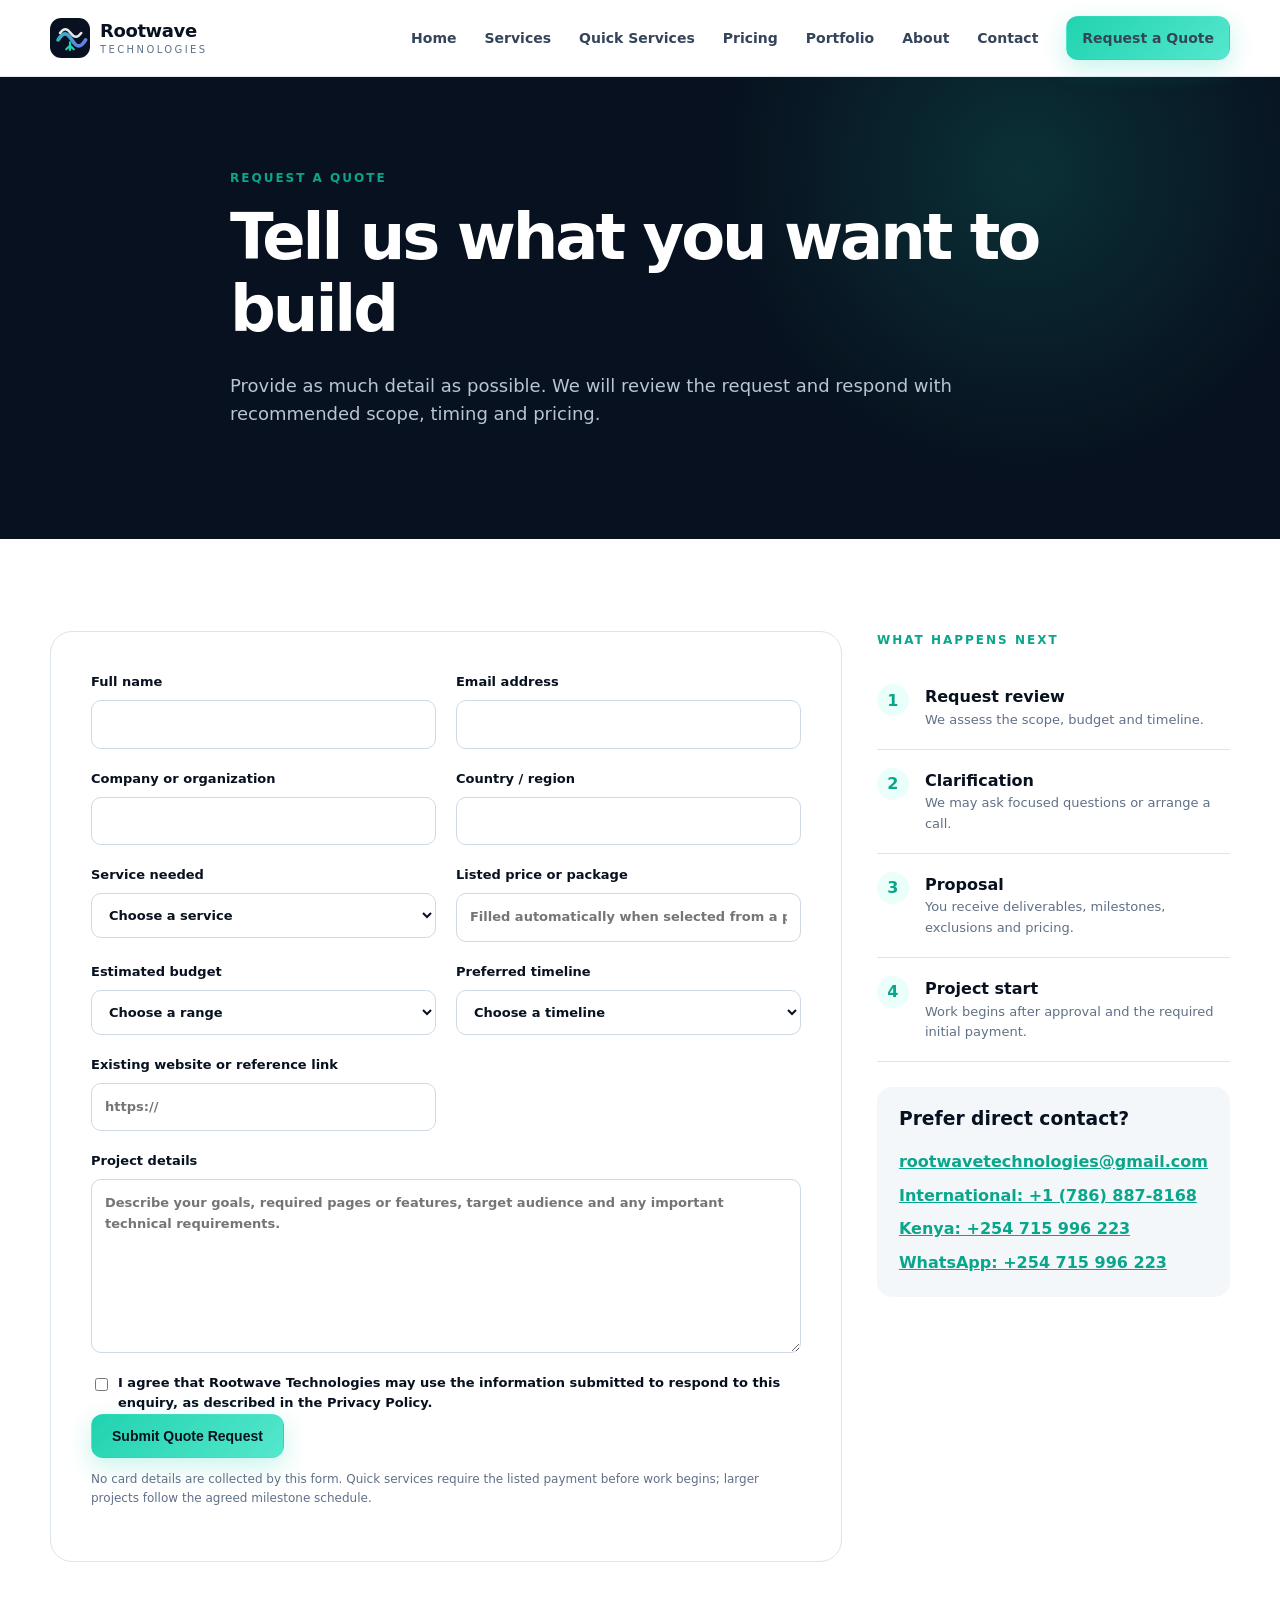
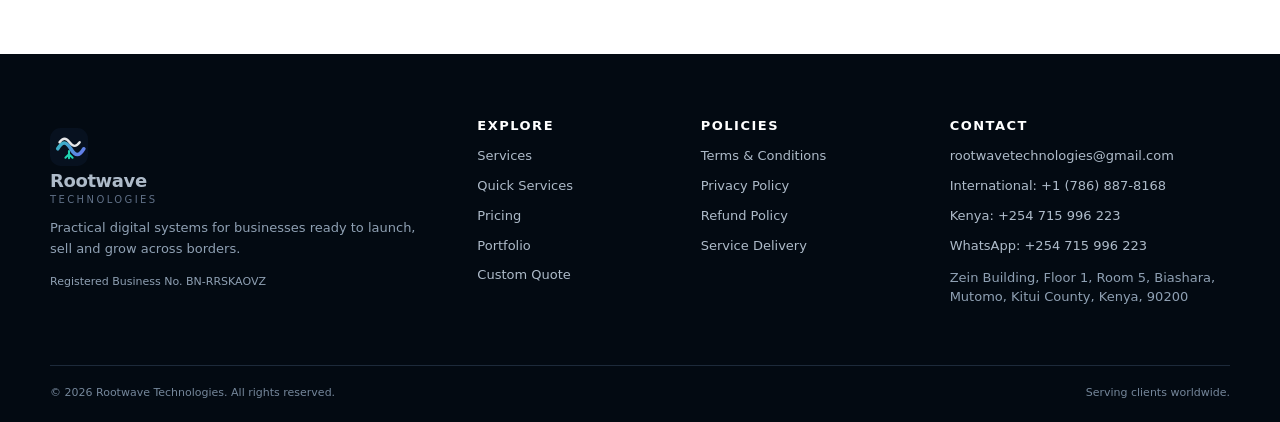
<file: quote.html>
<!DOCTYPE html>

<html lang="en">
<head>
<meta charset="utf-8"/>
<meta content="width=device-width, initial-scale=1" name="viewport"/>
<title>Request a Quote | Rootwave Technologies</title>
<meta content="Request tailored pricing for a website, e-commerce store, automation, branding, software or technical project." name="description"/>
<meta content="#07111f" name="theme-color"/>
<link href="https://rootwavetechnologies.com/quote.html" rel="canonical"/>
<meta content="website" property="og:type"/>
<meta content="Request a Quote | Rootwave Technologies" property="og:title"/>
<meta content="Request tailored pricing for a website, e-commerce store, automation, branding, software or technical project." property="og:description"/>
<meta content="https://rootwavetechnologies.com/quote.html" property="og:url"/>
<meta content="https://rootwavetechnologies.com/assets/social-card.svg" property="og:image"/>
<meta content="summary_large_image" name="twitter:card"/>
<link href="assets/favicon.svg" rel="icon" type="image/svg+xml"/>
<link href="site.webmanifest" rel="manifest"/>
<link href="assets/styles.css" rel="stylesheet"/>
<script type="application/ld+json">
  {
    "@context": "https://schema.org",
    "@type": "ProfessionalService",
    "name": "Rootwave Technologies",
    "url": "https://rootwavetechnologies.com",
    "email": "rootwavetechnologies@gmail.com",
    "telephone": ["+17868878168", "+254715996223"],
    "description": "Web development, e-commerce, automation, digital branding and technical support for businesses worldwide.",
    "areaServed": "Worldwide",
    "priceRange": "$$"
  }
  </script>
</head>
<body>
<a class="skip-link" href="#main">Skip to content</a>
<header class="site-header">
<div class="container header-inner">
<a aria-label="Rootwave Technologies home" class="brand" href="index.html">
<img alt="" height="40" src="assets/logo.svg" width="40"/>
<span><strong>Rootwave</strong><small>Technologies</small></span>
</a>
<button aria-controls="site-nav" aria-expanded="false" class="menu-toggle">
<span></span><span></span><span></span><span class="sr-only">Menu</span>
</button>
<nav aria-label="Primary navigation" class="site-nav" id="site-nav">
<a data-nav="index.html" href="index.html">Home</a>
<a data-nav="services.html" href="services.html">Services</a><a data-nav="quick-services.html" href="quick-services.html">Quick Services</a>
<a data-nav="pricing.html" href="pricing.html">Pricing</a>
<a data-nav="portfolio.html" href="portfolio.html">Portfolio</a>
<a data-nav="about.html" href="about.html">About</a>
<a data-nav="contact.html" href="contact.html">Contact</a>
<a class="button button-small button-primary" href="quote.html">Request a Quote</a>
</nav>
</div>
</header>
<main id="main">
<section class="page-hero"><div class="container narrow"><p class="eyebrow">Request a quote</p><h1>Tell us what you want to build</h1><p>Provide as much detail as possible. We will review the request and respond with recommended scope, timing and pricing.</p></div></section>
<section class="section"><div class="container form-layout">
<form action="https://formsubmit.co/rootwavetechnologies@gmail.com" class="quote-form" method="POST">
<input name="_subject" type="hidden" value="New Rootwave Technologies Quote Request"/>
<input name="_template" type="hidden" value="table"/>
<input name="_captcha" type="hidden" value="false"/>
<input name="_next" type="hidden" value="https://rootwavetechnologies.com/thanks.html"/>
<div class="form-grid">
<label>Full name<input autocomplete="name" name="Full Name" required=""/></label>
<label>Email address<input autocomplete="email" name="Email" required="" type="email"/></label>
<label>Company or organization<input autocomplete="organization" name="Company"/></label>
<label>Country / region<input autocomplete="country-name" name="Country or Region" required=""/></label>
<label>Service needed<select id="service-select" name="Service" required=""><option value="">Choose a service</option><optgroup label="Quick Services"><option>Website Link &amp; Contact Check</option><option>Website Mini Audit</option><option>Logo / Profile Image Resize</option><option>Favicon Creation</option><option>Social Profile Image Pack</option><option>One Website Text Update</option><option>Professional Email Signature</option><option>WhatsApp Contact Button Setup</option><option>Domain &amp; DNS Review</option><option>Social Media Banner</option><option>Google Business Profile Assistance</option><option>Google Search Console Setup</option><option>Website Contact Form Setup</option><option>Three Website Content Changes</option><option>One-Page Basic SEO Setup</option><option>Business Email Setup Assistance</option><option>Website Mobile Review</option><option>Website Speed Review</option><option>Technical Consultation</option><option>Starter Digital Brand Kit</option></optgroup><optgroup label="Project Packages"><option>Website Repair Package</option><option>One-Page Website Refresh</option><option>Landing Page</option><option>Payment Integration Setup</option><option>Small Business Website</option><option>E-commerce Starter</option><option>Advanced Business Website</option><option>Custom Automation or Software</option><option>Custom E-commerce Platform</option></optgroup><optgroup label="Other"><option>Maintenance and Support</option><option>Multiple Services</option><option>Custom Request</option></optgroup></select></label><label>Listed price or package<input id="selected-price" name="Selected Price" placeholder="Filled automatically when selected from a product page" readonly=""/></label>
<label>Estimated budget<select name="Budget" required=""><option value="">Choose a range</option><option>$8–$31</option><option>$32–$95</option><option>$96–$319</option><option>$320–$799</option><option>$800–$1,599</option><option>$1,600–$3,199</option><option>$3,200+</option><option>Not sure yet</option></select></label>
<label>Preferred timeline<select name="Timeline" required=""><option value="">Choose a timeline</option><option>As soon as reasonably possible</option><option>Within 2 weeks</option><option>Within 1 month</option><option>Within 2–3 months</option><option>Flexible</option></select></label>
<label>Existing website or reference link<input name="Reference Link" placeholder="https://" type="url"/></label>
<label class="full-span">Project details<textarea name="Project Details" placeholder="Describe your goals, required pages or features, target audience and any important technical requirements." required="" rows="7"></textarea></label>
<label class="checkbox full-span"><input name="Consent" required="" type="checkbox" value="Agreed"/><span>I agree that Rootwave Technologies may use the information submitted to respond to this enquiry, as described in the Privacy Policy.</span></label>
</div>
<button class="button button-primary" type="submit">Submit Quote Request</button>
<p class="form-note">No card details are collected by this form. Quick services require the listed payment before work begins; larger projects follow the agreed milestone schedule.</p>
</form>
<aside class="form-aside"><p class="eyebrow">What happens next</p><ol><li><strong>Request review</strong><span>We assess the scope, budget and timeline.</span></li><li><strong>Clarification</strong><span>We may ask focused questions or arrange a call.</span></li><li><strong>Proposal</strong><span>You receive deliverables, milestones, exclusions and pricing.</span></li><li><strong>Project start</strong><span>Work begins after approval and the required initial payment.</span></li></ol><div class="help-card"><h3>Prefer direct contact?</h3><a href="mailto:rootwavetechnologies@gmail.com">rootwavetechnologies@gmail.com</a><a href="tel:+17868878168">International: +1 (786) 887-8168</a><a href="tel:+254715996223">Kenya: +254 715 996 223</a><a href="https://wa.me/254715996223" rel="noopener">WhatsApp: +254 715 996 223</a></div></aside>
</div></section>
</main>
<footer class="site-footer">
<div class="container footer-grid">
<div>
<a class="brand footer-brand" href="index.html">
<img alt="" height="38" src="assets/logo.svg" width="38"/>
<span><strong>Rootwave</strong><small>Technologies</small></span>
</a>
<p>Practical digital systems for businesses ready to launch, sell and grow across borders.</p>
<p class="registration">Registered Business No. BN-RRSKAOVZ</p>
</div>
<div>
<h3>Explore</h3>
<a href="services.html">Services</a><a href="quick-services.html">Quick Services</a>
<a href="pricing.html">Pricing</a>
<a href="portfolio.html">Portfolio</a>
<a href="quote.html">Custom Quote</a>
</div>
<div>
<h3>Policies</h3>
<a href="terms.html">Terms &amp; Conditions</a>
<a href="privacy.html">Privacy Policy</a>
<a href="refund.html">Refund Policy</a>
<a href="delivery.html">Service Delivery</a>
</div>
<div>
<h3>Contact</h3>
<a href="mailto:rootwavetechnologies@gmail.com">rootwavetechnologies@gmail.com</a>
<a href="tel:+17868878168">International: +1 (786) 887-8168</a>
<a href="tel:+254715996223">Kenya: +254 715 996 223</a>
<a href="https://wa.me/254715996223" rel="noopener">WhatsApp: +254 715 996 223</a>
<p class="address">Zein Building, Floor 1, Room 5, Biashara, Mutomo, Kitui County, Kenya, 90200</p>
</div>
</div>
<div class="container footer-bottom">
<span>© <span id="year"></span> Rootwave Technologies. All rights reserved.</span>
<span>Serving clients worldwide.</span>
</div>
</footer>
<div aria-labelledby="payment-title" aria-modal="true" class="modal" hidden="" id="payment-modal" role="dialog">
<div class="modal-backdrop" data-close-modal=""></div><div class="modal-card checkout-card"><button aria-label="Close" class="modal-close" data-close-modal="" type="button">×</button><div class="status-icon">↗</div><p class="eyebrow">Secure checkout is being connected</p><h2 id="payment-title">Request an invoice for <span id="modal-product">this service</span></h2><div class="selected-order"><span>Selected service</span><strong id="modal-product-line">Digital service</strong><b id="modal-price">Custom price</b></div><p>No charge has been attempted. Submit the selected service through the quote form and the team will confirm the scope, required materials and available payment instructions.</p><div class="modal-actions"><a class="button button-primary" href="quote.html" id="modal-quote-link">Request Invoice</a><a class="button button-secondary" href="mailto:rootwavetechnologies@gmail.com" id="modal-email-link">Email Us</a><a class="button button-secondary" href="https://wa.me/254715996223" id="modal-whatsapp-link" rel="noopener">WhatsApp</a></div></div></div>
<script src="assets/app.js"></script>
</body>
</html>
</file>
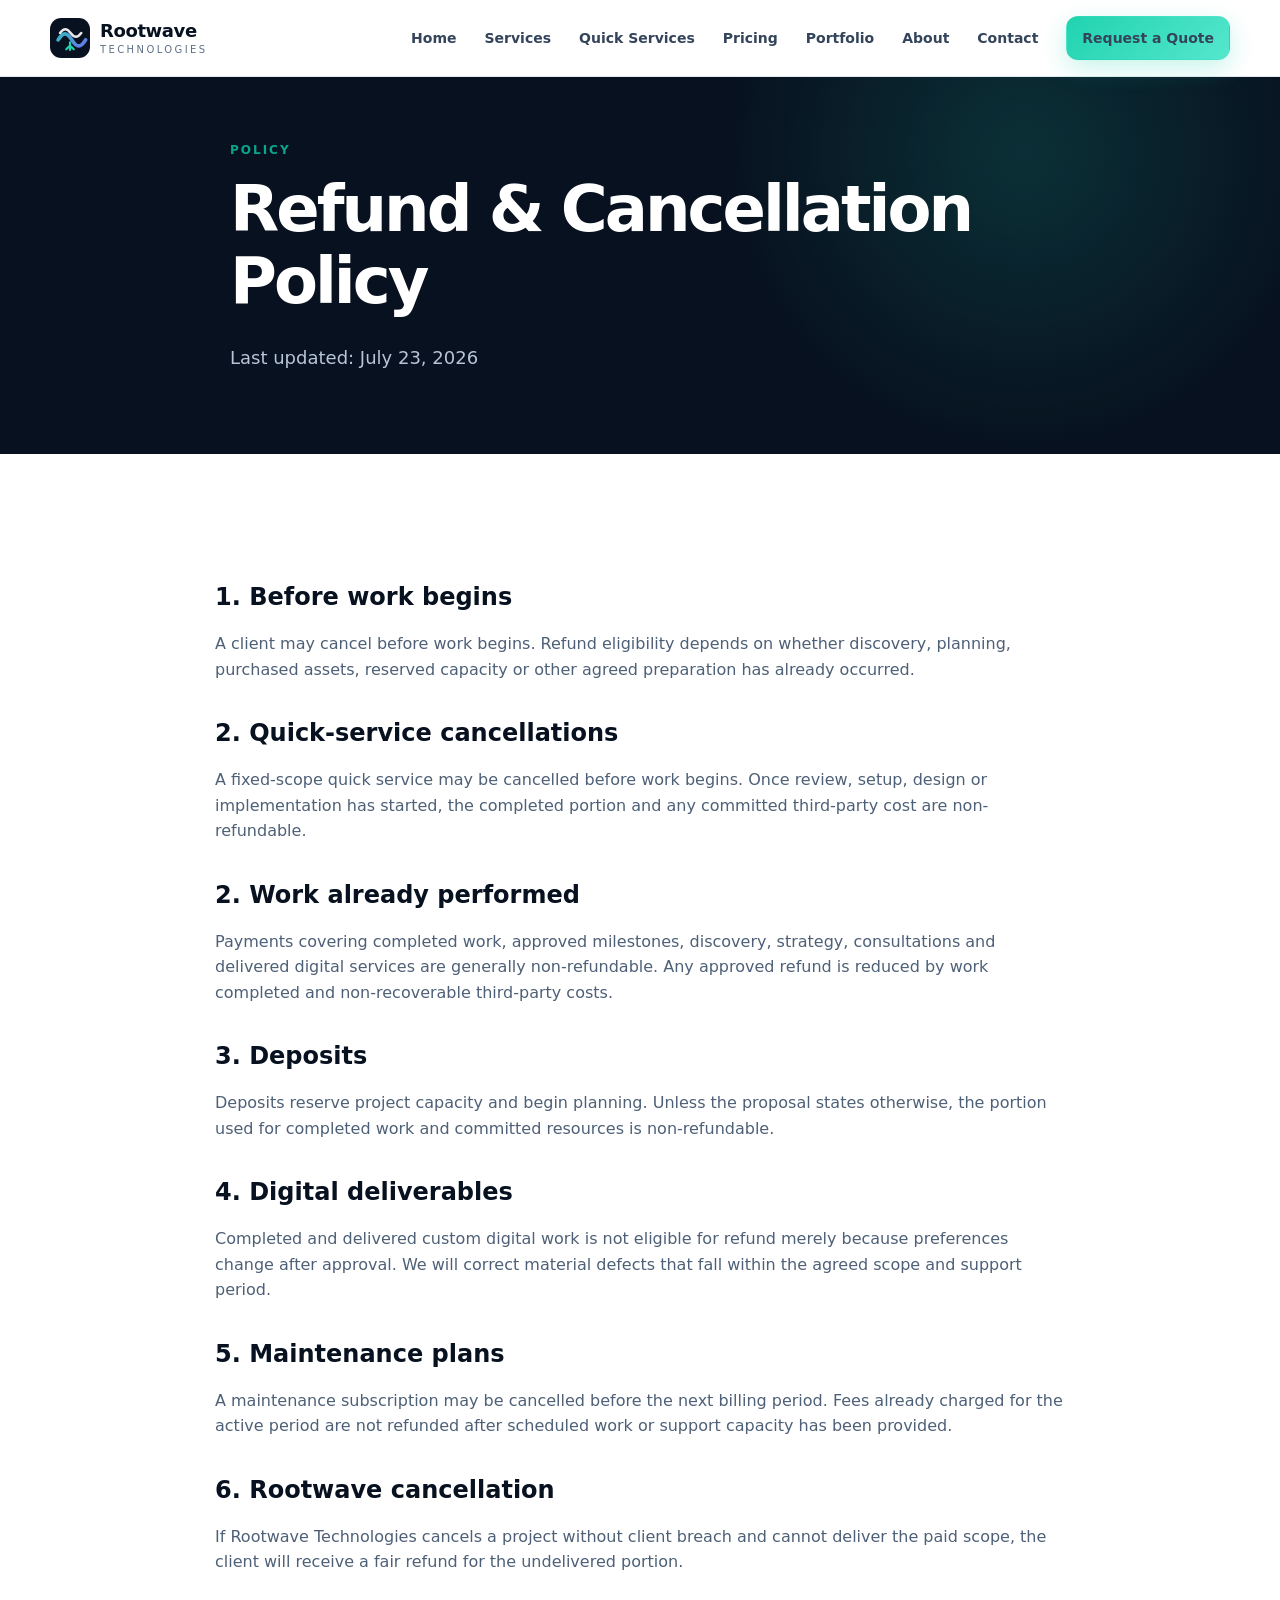
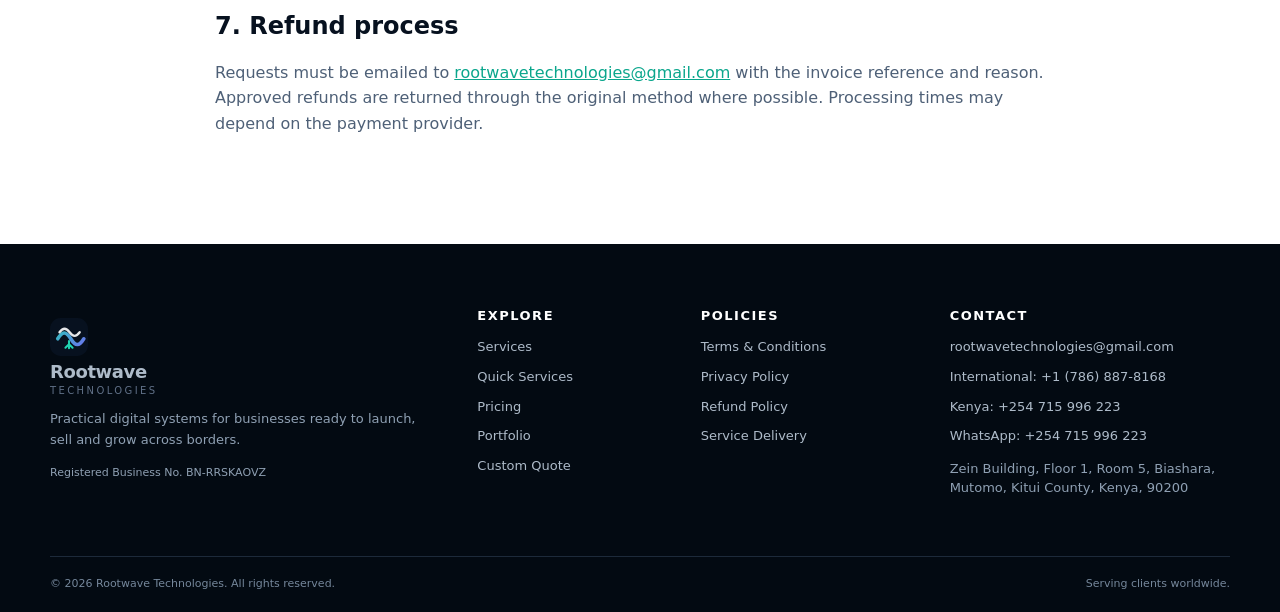
<file: refund.html>
<!DOCTYPE html>

<html lang="en">
<head>
<meta charset="utf-8"/>
<meta content="width=device-width, initial-scale=1" name="viewport"/>
<title>Refund &amp; Cancellation Policy | Rootwave Technologies</title>
<meta content="Read the Rootwave Technologies refund and cancellation policy." name="description"/>
<meta content="#07111f" name="theme-color"/>
<link href="https://rootwavetechnologies.com/refund.html" rel="canonical"/>
<meta content="website" property="og:type"/>
<meta content="Refund &amp; Cancellation Policy | Rootwave Technologies" property="og:title"/>
<meta content="Read the Rootwave Technologies refund and cancellation policy." property="og:description"/>
<meta content="https://rootwavetechnologies.com/refund.html" property="og:url"/>
<meta content="https://rootwavetechnologies.com/assets/social-card.svg" property="og:image"/>
<meta content="summary_large_image" name="twitter:card"/>
<link href="assets/favicon.svg" rel="icon" type="image/svg+xml"/>
<link href="site.webmanifest" rel="manifest"/>
<link href="assets/styles.css" rel="stylesheet"/>
<script type="application/ld+json">
  {
    "@context": "https://schema.org",
    "@type": "ProfessionalService",
    "name": "Rootwave Technologies",
    "url": "https://rootwavetechnologies.com",
    "email": "rootwavetechnologies@gmail.com",
    "telephone": ["+17868878168", "+254715996223"],
    "description": "Web development, e-commerce, automation, digital branding and technical support for businesses worldwide.",
    "areaServed": "Worldwide",
    "priceRange": "$$"
  }
  </script>
</head>
<body>
<a class="skip-link" href="#main">Skip to content</a>
<header class="site-header">
<div class="container header-inner">
<a aria-label="Rootwave Technologies home" class="brand" href="index.html">
<img alt="" height="40" src="assets/logo.svg" width="40"/>
<span><strong>Rootwave</strong><small>Technologies</small></span>
</a>
<button aria-controls="site-nav" aria-expanded="false" class="menu-toggle">
<span></span><span></span><span></span><span class="sr-only">Menu</span>
</button>
<nav aria-label="Primary navigation" class="site-nav" id="site-nav">
<a data-nav="index.html" href="index.html">Home</a>
<a data-nav="services.html" href="services.html">Services</a><a data-nav="quick-services.html" href="quick-services.html">Quick Services</a>
<a data-nav="pricing.html" href="pricing.html">Pricing</a>
<a data-nav="portfolio.html" href="portfolio.html">Portfolio</a>
<a data-nav="about.html" href="about.html">About</a>
<a data-nav="contact.html" href="contact.html">Contact</a>
<a class="button button-small button-primary" href="quote.html">Request a Quote</a>
</nav>
</div>
</header>
<main id="main">
<section class="page-hero compact"><div class="container narrow"><p class="eyebrow">Policy</p><h1>Refund &amp; Cancellation Policy</h1><p>Last updated: July 23, 2026</p></div></section>
<section class="section"><div class="container legal">
<h2>1. Before work begins</h2><p>A client may cancel before work begins. Refund eligibility depends on whether discovery, planning, purchased assets, reserved capacity or other agreed preparation has already occurred.</p>
<h2>2. Quick-service cancellations</h2><p>A fixed-scope quick service may be cancelled before work begins. Once review, setup, design or implementation has started, the completed portion and any committed third-party cost are non-refundable.</p><h2>2. Work already performed</h2><p>Payments covering completed work, approved milestones, discovery, strategy, consultations and delivered digital services are generally non-refundable. Any approved refund is reduced by work completed and non-recoverable third-party costs.</p>
<h2>3. Deposits</h2><p>Deposits reserve project capacity and begin planning. Unless the proposal states otherwise, the portion used for completed work and committed resources is non-refundable.</p>
<h2>4. Digital deliverables</h2><p>Completed and delivered custom digital work is not eligible for refund merely because preferences change after approval. We will correct material defects that fall within the agreed scope and support period.</p>
<h2>5. Maintenance plans</h2><p>A maintenance subscription may be cancelled before the next billing period. Fees already charged for the active period are not refunded after scheduled work or support capacity has been provided.</p>
<h2>6. Rootwave cancellation</h2><p>If Rootwave Technologies cancels a project without client breach and cannot deliver the paid scope, the client will receive a fair refund for the undelivered portion.</p>
<h2>7. Refund process</h2><p>Requests must be emailed to <a href="mailto:rootwavetechnologies@gmail.com">rootwavetechnologies@gmail.com</a> with the invoice reference and reason. Approved refunds are returned through the original method where possible. Processing times may depend on the payment provider.</p>
</div></section>
</main>
<footer class="site-footer">
<div class="container footer-grid">
<div>
<a class="brand footer-brand" href="index.html">
<img alt="" height="38" src="assets/logo.svg" width="38"/>
<span><strong>Rootwave</strong><small>Technologies</small></span>
</a>
<p>Practical digital systems for businesses ready to launch, sell and grow across borders.</p>
<p class="registration">Registered Business No. BN-RRSKAOVZ</p>
</div>
<div>
<h3>Explore</h3>
<a href="services.html">Services</a><a href="quick-services.html">Quick Services</a>
<a href="pricing.html">Pricing</a>
<a href="portfolio.html">Portfolio</a>
<a href="quote.html">Custom Quote</a>
</div>
<div>
<h3>Policies</h3>
<a href="terms.html">Terms &amp; Conditions</a>
<a href="privacy.html">Privacy Policy</a>
<a href="refund.html">Refund Policy</a>
<a href="delivery.html">Service Delivery</a>
</div>
<div>
<h3>Contact</h3>
<a href="mailto:rootwavetechnologies@gmail.com">rootwavetechnologies@gmail.com</a>
<a href="tel:+17868878168">International: +1 (786) 887-8168</a>
<a href="tel:+254715996223">Kenya: +254 715 996 223</a>
<a href="https://wa.me/254715996223" rel="noopener">WhatsApp: +254 715 996 223</a>
<p class="address">Zein Building, Floor 1, Room 5, Biashara, Mutomo, Kitui County, Kenya, 90200</p>
</div>
</div>
<div class="container footer-bottom">
<span>© <span id="year"></span> Rootwave Technologies. All rights reserved.</span>
<span>Serving clients worldwide.</span>
</div>
</footer>
<div aria-labelledby="payment-title" aria-modal="true" class="modal" hidden="" id="payment-modal" role="dialog">
<div class="modal-backdrop" data-close-modal=""></div><div class="modal-card checkout-card"><button aria-label="Close" class="modal-close" data-close-modal="" type="button">×</button><div class="status-icon">↗</div><p class="eyebrow">Secure checkout is being connected</p><h2 id="payment-title">Request an invoice for <span id="modal-product">this service</span></h2><div class="selected-order"><span>Selected service</span><strong id="modal-product-line">Digital service</strong><b id="modal-price">Custom price</b></div><p>No charge has been attempted. Submit the selected service through the quote form and the team will confirm the scope, required materials and available payment instructions.</p><div class="modal-actions"><a class="button button-primary" href="quote.html" id="modal-quote-link">Request Invoice</a><a class="button button-secondary" href="mailto:rootwavetechnologies@gmail.com" id="modal-email-link">Email Us</a><a class="button button-secondary" href="https://wa.me/254715996223" id="modal-whatsapp-link" rel="noopener">WhatsApp</a></div></div></div>
<script src="assets/app.js"></script>
</body>
</html>
</file>
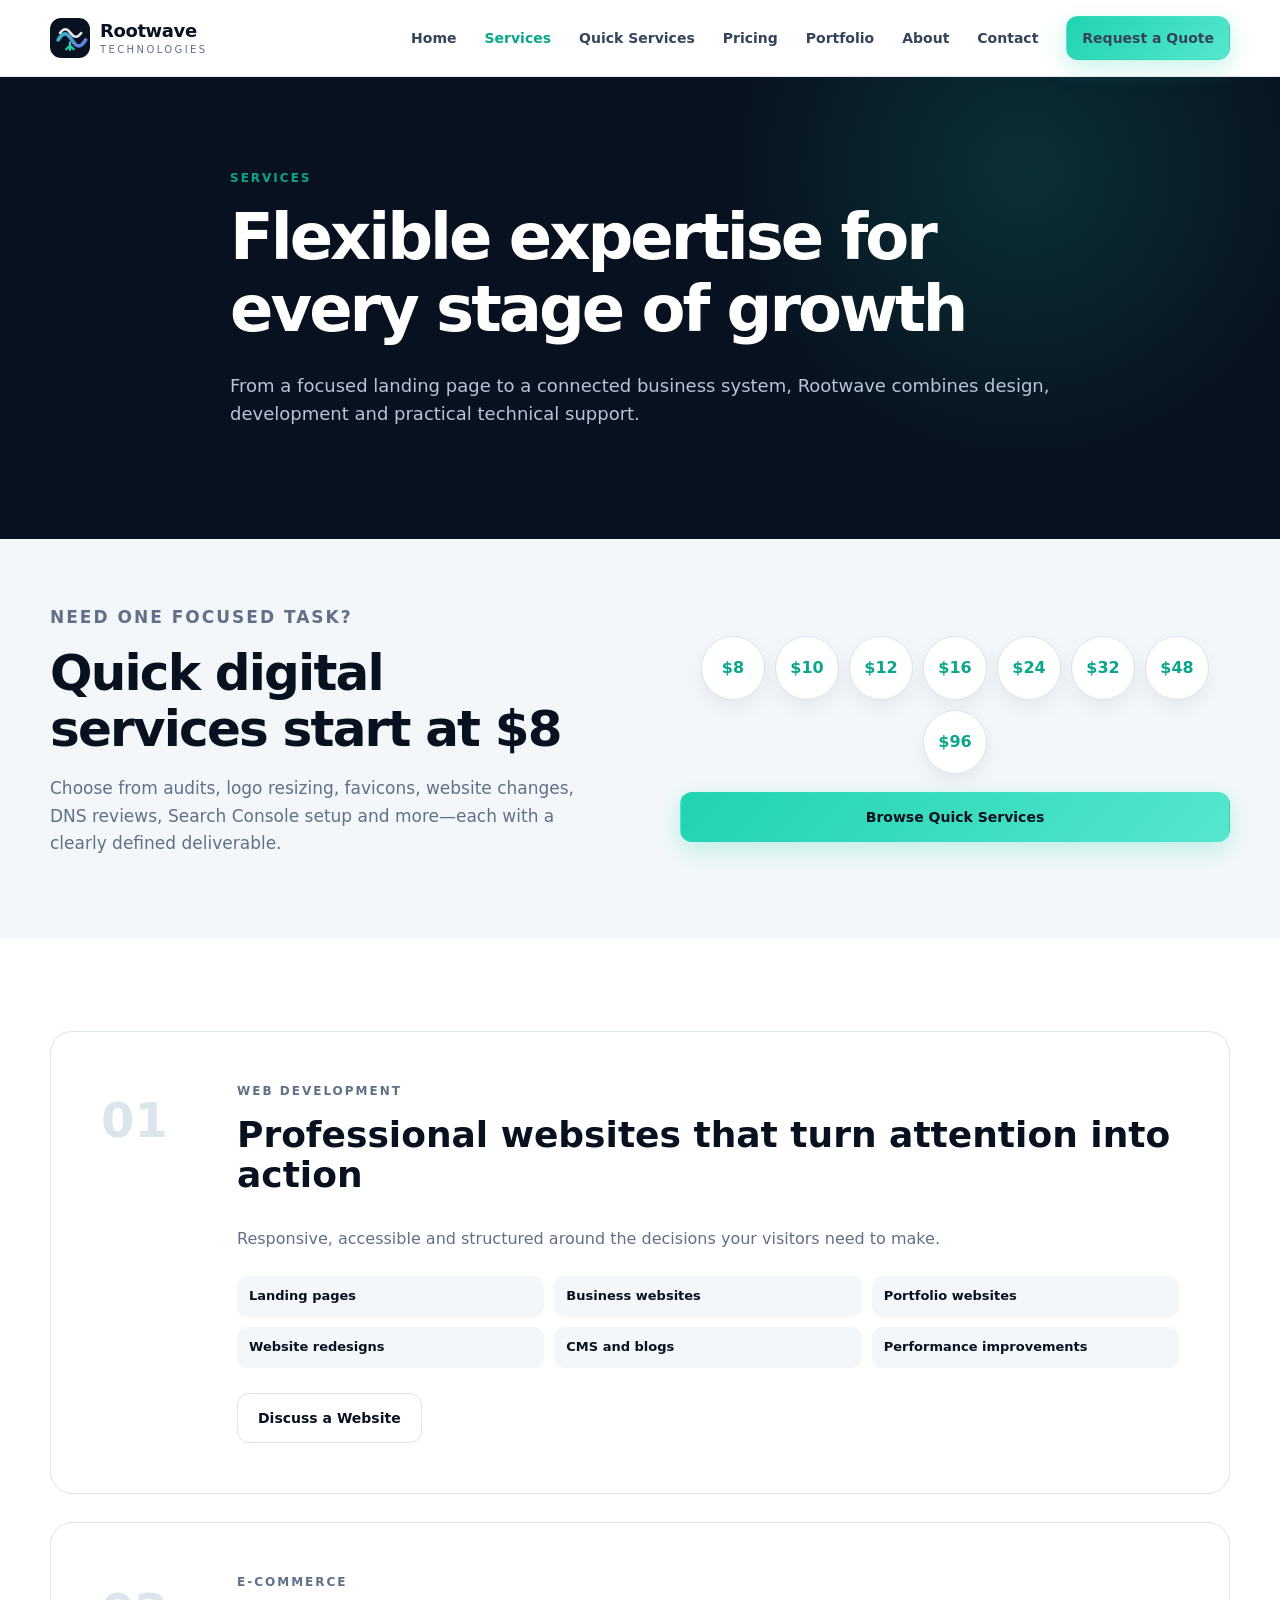
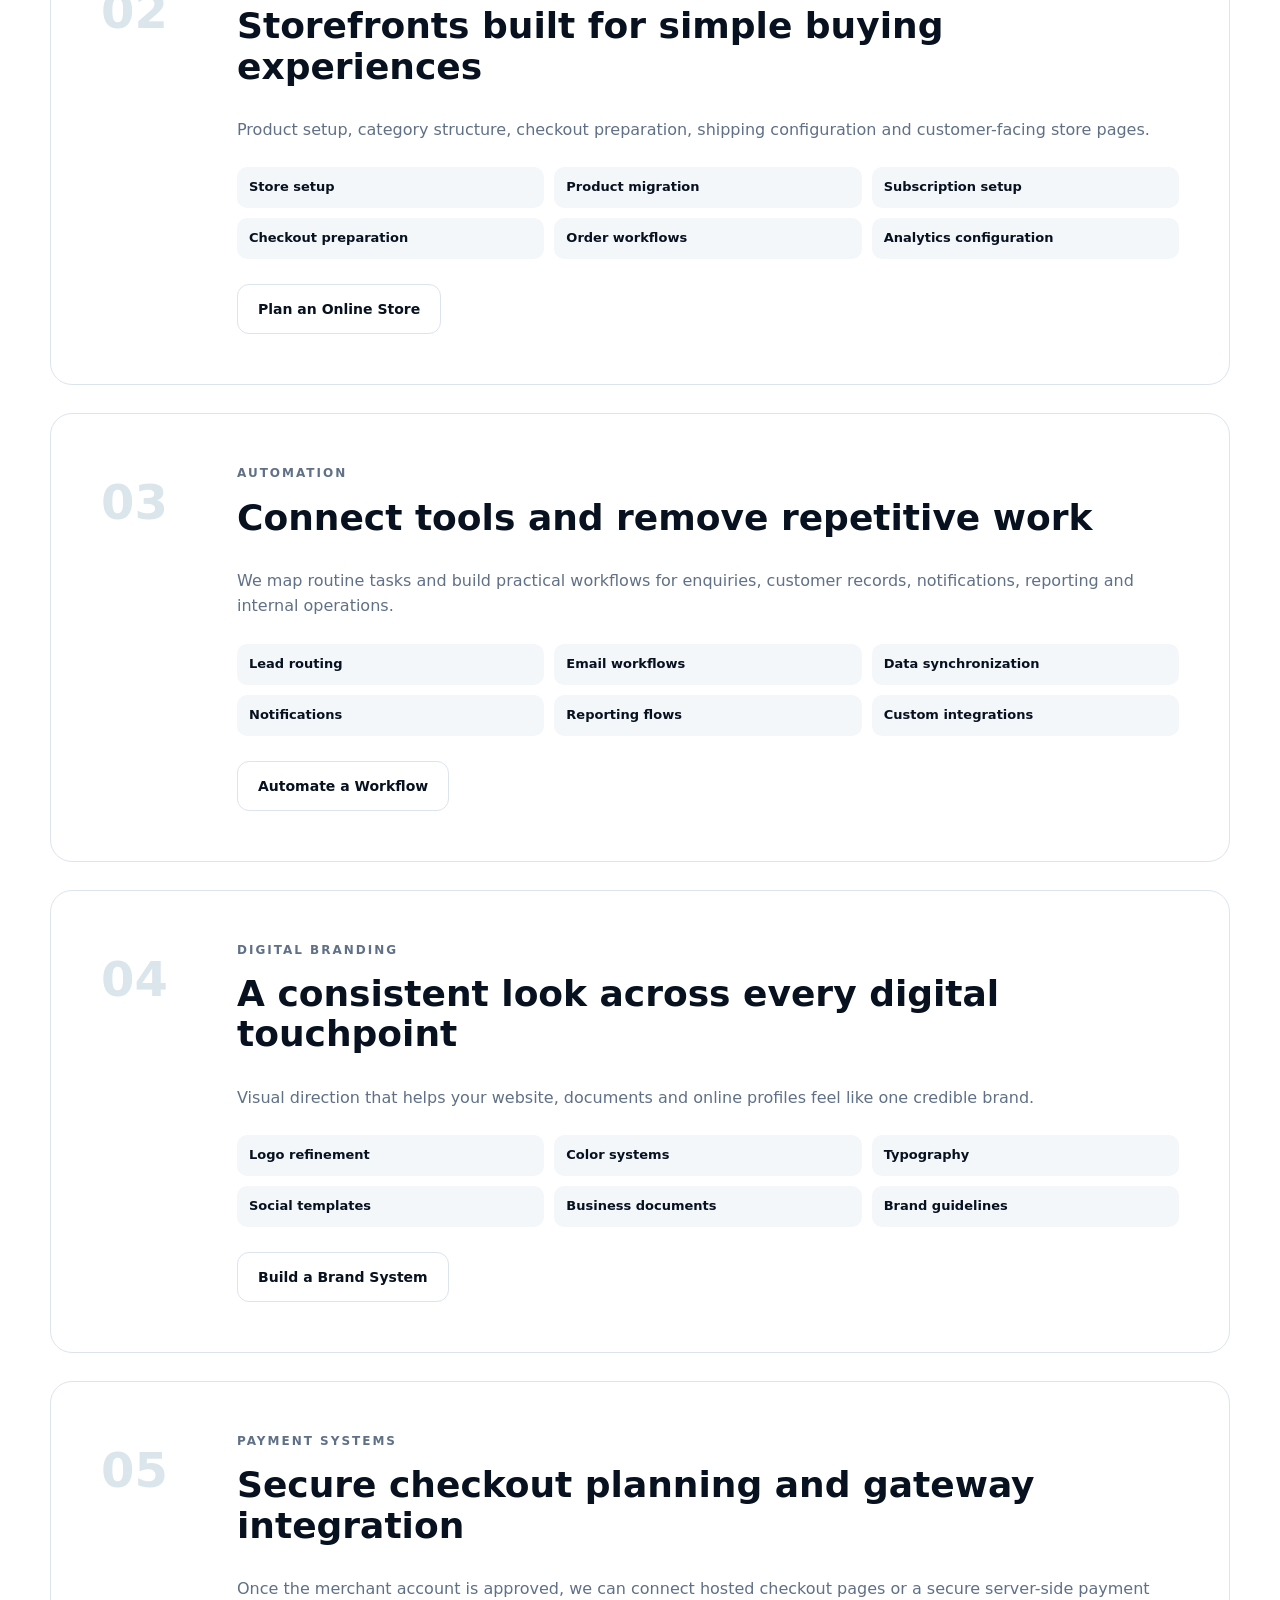
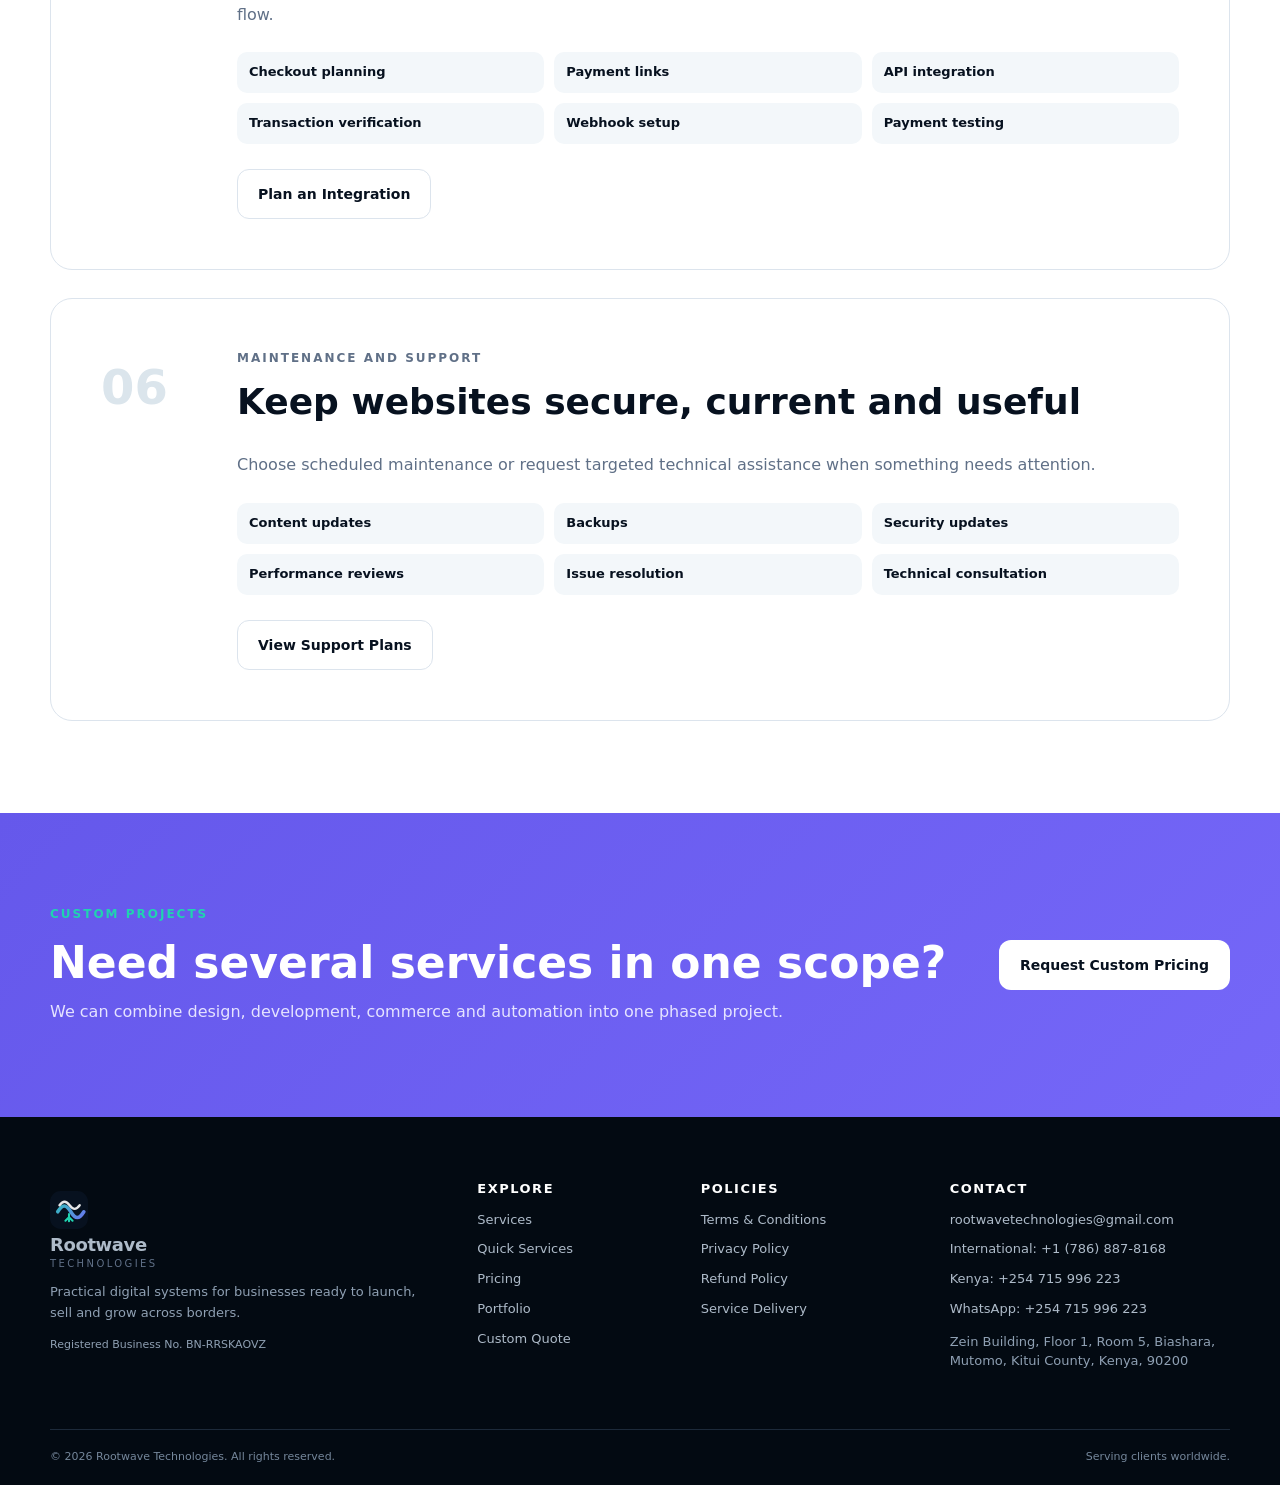
<file: services.html>
<!DOCTYPE html>

<html lang="en">
<head>
<meta charset="utf-8"/>
<meta content="width=device-width, initial-scale=1" name="viewport"/>
<title>Digital Services | Rootwave Technologies</title>
<meta content="Explore website development, e-commerce, automation, branding, payment integration and technical support services." name="description"/>
<meta content="#07111f" name="theme-color"/>
<link href="https://rootwavetechnologies.com/services.html" rel="canonical"/>
<meta content="website" property="og:type"/>
<meta content="Digital Services | Rootwave Technologies" property="og:title"/>
<meta content="Explore website development, e-commerce, automation, branding, payment integration and technical support services." property="og:description"/>
<meta content="https://rootwavetechnologies.com/services.html" property="og:url"/>
<meta content="https://rootwavetechnologies.com/assets/social-card.svg" property="og:image"/>
<meta content="summary_large_image" name="twitter:card"/>
<link href="assets/favicon.svg" rel="icon" type="image/svg+xml"/>
<link href="site.webmanifest" rel="manifest"/>
<link href="assets/styles.css" rel="stylesheet"/>
<script type="application/ld+json">
  {
    "@context": "https://schema.org",
    "@type": "ProfessionalService",
    "name": "Rootwave Technologies",
    "url": "https://rootwavetechnologies.com",
    "email": "rootwavetechnologies@gmail.com",
    "telephone": ["+17868878168", "+254715996223"],
    "description": "Web development, e-commerce, automation, digital branding and technical support for businesses worldwide.",
    "areaServed": "Worldwide",
    "priceRange": "$$"
  }
  </script>
</head>
<body>
<a class="skip-link" href="#main">Skip to content</a>
<header class="site-header">
<div class="container header-inner">
<a aria-label="Rootwave Technologies home" class="brand" href="index.html">
<img alt="" height="40" src="assets/logo.svg" width="40"/>
<span><strong>Rootwave</strong><small>Technologies</small></span>
</a>
<button aria-controls="site-nav" aria-expanded="false" class="menu-toggle">
<span></span><span></span><span></span><span class="sr-only">Menu</span>
</button>
<nav aria-label="Primary navigation" class="site-nav" id="site-nav">
<a data-nav="index.html" href="index.html">Home</a>
<a data-nav="services.html" href="services.html">Services</a><a data-nav="quick-services.html" href="quick-services.html">Quick Services</a>
<a data-nav="pricing.html" href="pricing.html">Pricing</a>
<a data-nav="portfolio.html" href="portfolio.html">Portfolio</a>
<a data-nav="about.html" href="about.html">About</a>
<a data-nav="contact.html" href="contact.html">Contact</a>
<a class="button button-small button-primary" href="quote.html">Request a Quote</a>
</nav>
</div>
</header>
<main id="main">
<section class="page-hero"><div class="container narrow"><p class="eyebrow">Services</p><h1>Flexible expertise for every stage of growth</h1><p>From a focused landing page to a connected business system, Rootwave combines design, development and practical technical support.</p></div></section><section class="section service-quick-banner"><div class="container split"><div><p class="eyebrow">Need one focused task?</p><h2>Quick digital services start at $8</h2><p>Choose from audits, logo resizing, favicons, website changes, DNS reviews, Search Console setup and more—each with a clearly defined deliverable.</p></div><div class="quick-tier-cloud"><span>$8</span><span>$10</span><span>$12</span><span>$16</span><span>$24</span><span>$32</span><span>$48</span><span>$96</span><a class="button button-primary" href="quick-services.html">Browse Quick Services</a></div></div></section>
<section class="section"><div class="container service-detail-grid">
<article class="service-detail reveal" id="web"><div class="number">01</div><div><p class="eyebrow">Web development</p><h2>Professional websites that turn attention into action</h2><p>Responsive, accessible and structured around the decisions your visitors need to make.</p><div class="mini-grid"><span>Landing pages</span><span>Business websites</span><span>Portfolio websites</span><span>Website redesigns</span><span>CMS and blogs</span><span>Performance improvements</span></div><a class="button button-secondary" href="quote.html?service=Web%20Development">Discuss a Website</a></div></article>
<article class="service-detail reveal" id="commerce"><div class="number">02</div><div><p class="eyebrow">E-commerce</p><h2>Storefronts built for simple buying experiences</h2><p>Product setup, category structure, checkout preparation, shipping configuration and customer-facing store pages.</p><div class="mini-grid"><span>Store setup</span><span>Product migration</span><span>Subscription setup</span><span>Checkout preparation</span><span>Order workflows</span><span>Analytics configuration</span></div><a class="button button-secondary" href="quote.html?service=E-commerce">Plan an Online Store</a></div></article>
<article class="service-detail reveal" id="automation"><div class="number">03</div><div><p class="eyebrow">Automation</p><h2>Connect tools and remove repetitive work</h2><p>We map routine tasks and build practical workflows for enquiries, customer records, notifications, reporting and internal operations.</p><div class="mini-grid"><span>Lead routing</span><span>Email workflows</span><span>Data synchronization</span><span>Notifications</span><span>Reporting flows</span><span>Custom integrations</span></div><a class="button button-secondary" href="quote.html?service=Automation">Automate a Workflow</a></div></article>
<article class="service-detail reveal" id="branding"><div class="number">04</div><div><p class="eyebrow">Digital branding</p><h2>A consistent look across every digital touchpoint</h2><p>Visual direction that helps your website, documents and online profiles feel like one credible brand.</p><div class="mini-grid"><span>Logo refinement</span><span>Color systems</span><span>Typography</span><span>Social templates</span><span>Business documents</span><span>Brand guidelines</span></div><a class="button button-secondary" href="quote.html?service=Digital%20Branding">Build a Brand System</a></div></article>
<article class="service-detail reveal" id="payments"><div class="number">05</div><div><p class="eyebrow">Payment systems</p><h2>Secure checkout planning and gateway integration</h2><p>Once the merchant account is approved, we can connect hosted checkout pages or a secure server-side payment flow.</p><div class="mini-grid"><span>Checkout planning</span><span>Payment links</span><span>API integration</span><span>Transaction verification</span><span>Webhook setup</span><span>Payment testing</span></div><a class="button button-secondary" href="quote.html?service=Payment%20Integration">Plan an Integration</a></div></article>
<article class="service-detail reveal" id="support"><div class="number">06</div><div><p class="eyebrow">Maintenance and support</p><h2>Keep websites secure, current and useful</h2><p>Choose scheduled maintenance or request targeted technical assistance when something needs attention.</p><div class="mini-grid"><span>Content updates</span><span>Backups</span><span>Security updates</span><span>Performance reviews</span><span>Issue resolution</span><span>Technical consultation</span></div><a class="button button-secondary" href="pricing.html#maintenance">View Support Plans</a></div></article>
</div></section>
<section class="section section-accent"><div class="container cta"><div><p class="eyebrow">Custom projects</p><h2>Need several services in one scope?</h2><p>We can combine design, development, commerce and automation into one phased project.</p></div><a class="button button-light" href="quote.html">Request Custom Pricing</a></div></section>
</main>
<footer class="site-footer">
<div class="container footer-grid">
<div>
<a class="brand footer-brand" href="index.html">
<img alt="" height="38" src="assets/logo.svg" width="38"/>
<span><strong>Rootwave</strong><small>Technologies</small></span>
</a>
<p>Practical digital systems for businesses ready to launch, sell and grow across borders.</p>
<p class="registration">Registered Business No. BN-RRSKAOVZ</p>
</div>
<div>
<h3>Explore</h3>
<a href="services.html">Services</a><a href="quick-services.html">Quick Services</a>
<a href="pricing.html">Pricing</a>
<a href="portfolio.html">Portfolio</a>
<a href="quote.html">Custom Quote</a>
</div>
<div>
<h3>Policies</h3>
<a href="terms.html">Terms &amp; Conditions</a>
<a href="privacy.html">Privacy Policy</a>
<a href="refund.html">Refund Policy</a>
<a href="delivery.html">Service Delivery</a>
</div>
<div>
<h3>Contact</h3>
<a href="mailto:rootwavetechnologies@gmail.com">rootwavetechnologies@gmail.com</a>
<a href="tel:+17868878168">International: +1 (786) 887-8168</a>
<a href="tel:+254715996223">Kenya: +254 715 996 223</a>
<a href="https://wa.me/254715996223" rel="noopener">WhatsApp: +254 715 996 223</a>
<p class="address">Zein Building, Floor 1, Room 5, Biashara, Mutomo, Kitui County, Kenya, 90200</p>
</div>
</div>
<div class="container footer-bottom">
<span>© <span id="year"></span> Rootwave Technologies. All rights reserved.</span>
<span>Serving clients worldwide.</span>
</div>
</footer>
<div aria-labelledby="payment-title" aria-modal="true" class="modal" hidden="" id="payment-modal" role="dialog">
<div class="modal-backdrop" data-close-modal=""></div><div class="modal-card checkout-card"><button aria-label="Close" class="modal-close" data-close-modal="" type="button">×</button><div class="status-icon">↗</div><p class="eyebrow">Secure checkout is being connected</p><h2 id="payment-title">Request an invoice for <span id="modal-product">this service</span></h2><div class="selected-order"><span>Selected service</span><strong id="modal-product-line">Digital service</strong><b id="modal-price">Custom price</b></div><p>No charge has been attempted. Submit the selected service through the quote form and the team will confirm the scope, required materials and available payment instructions.</p><div class="modal-actions"><a class="button button-primary" href="quote.html" id="modal-quote-link">Request Invoice</a><a class="button button-secondary" href="mailto:rootwavetechnologies@gmail.com" id="modal-email-link">Email Us</a><a class="button button-secondary" href="https://wa.me/254715996223" id="modal-whatsapp-link" rel="noopener">WhatsApp</a></div></div></div>
<script src="assets/app.js"></script>
</body>
</html>
</file>
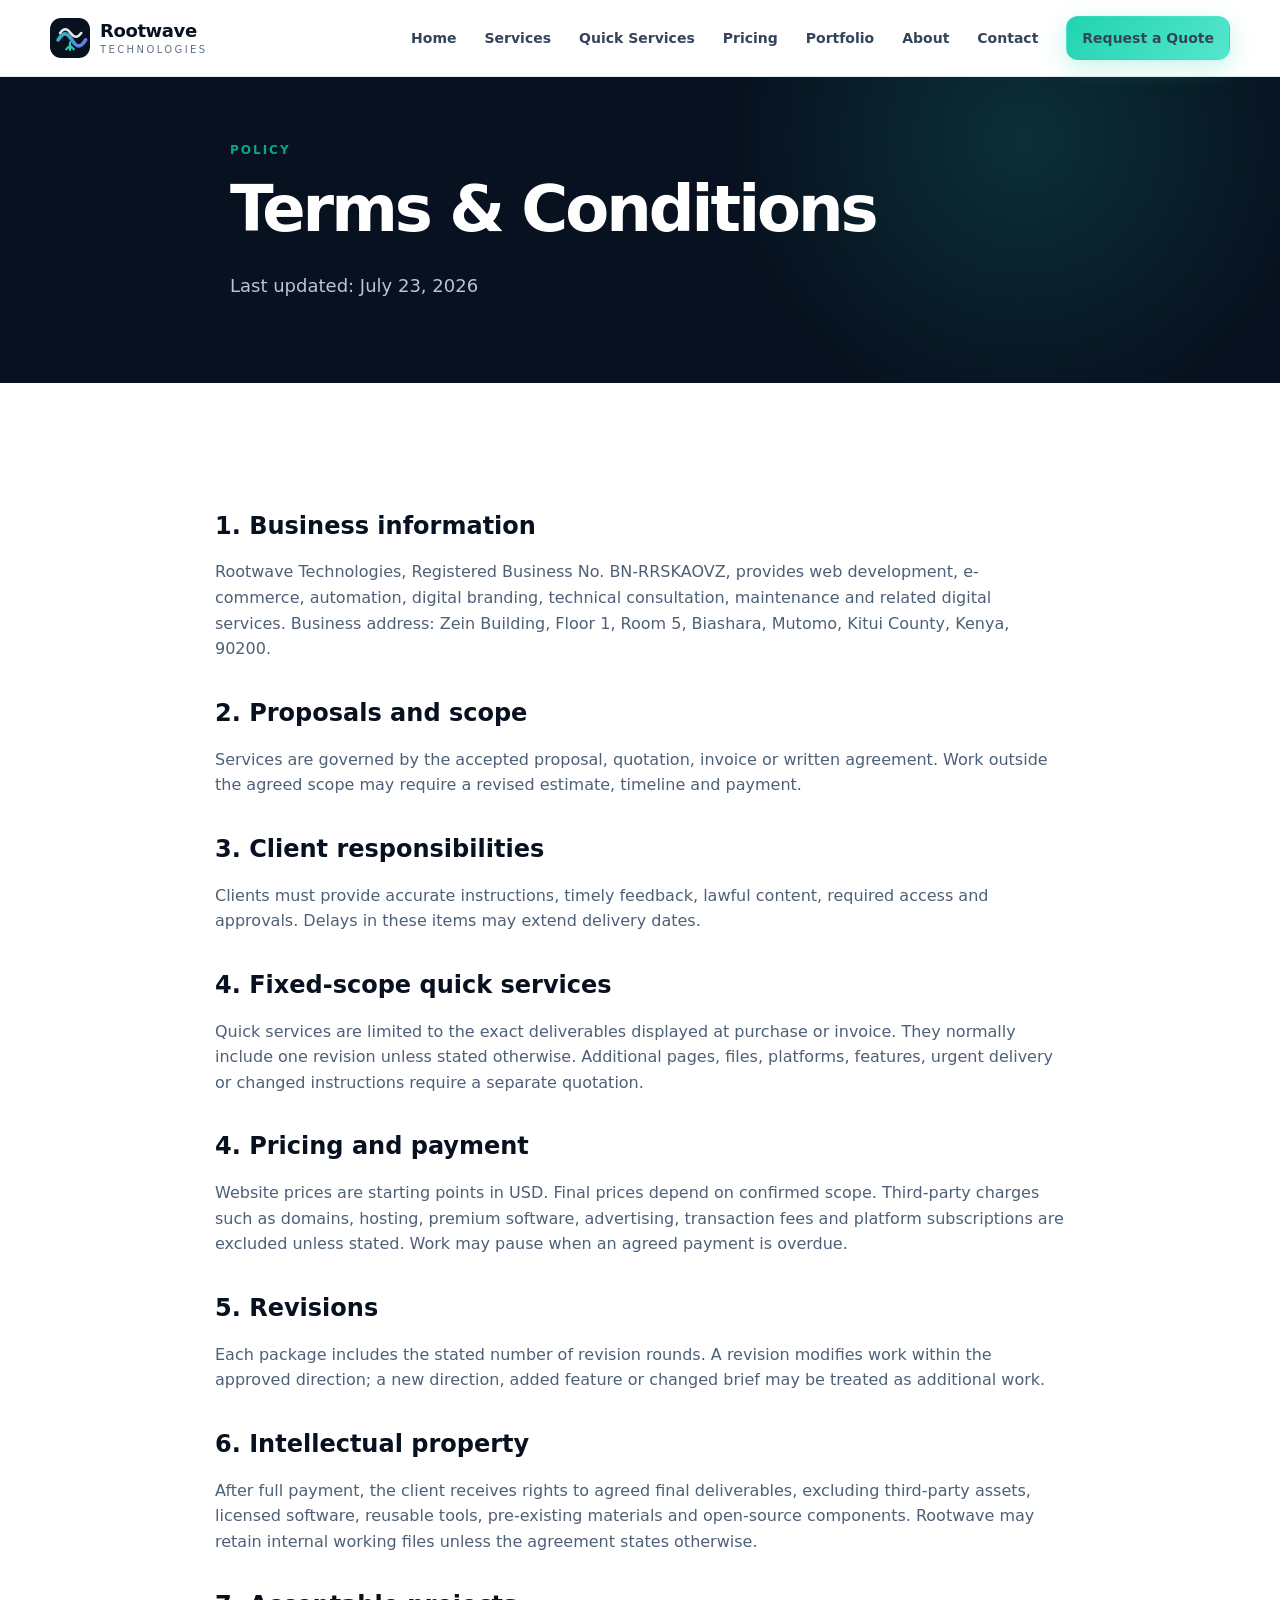
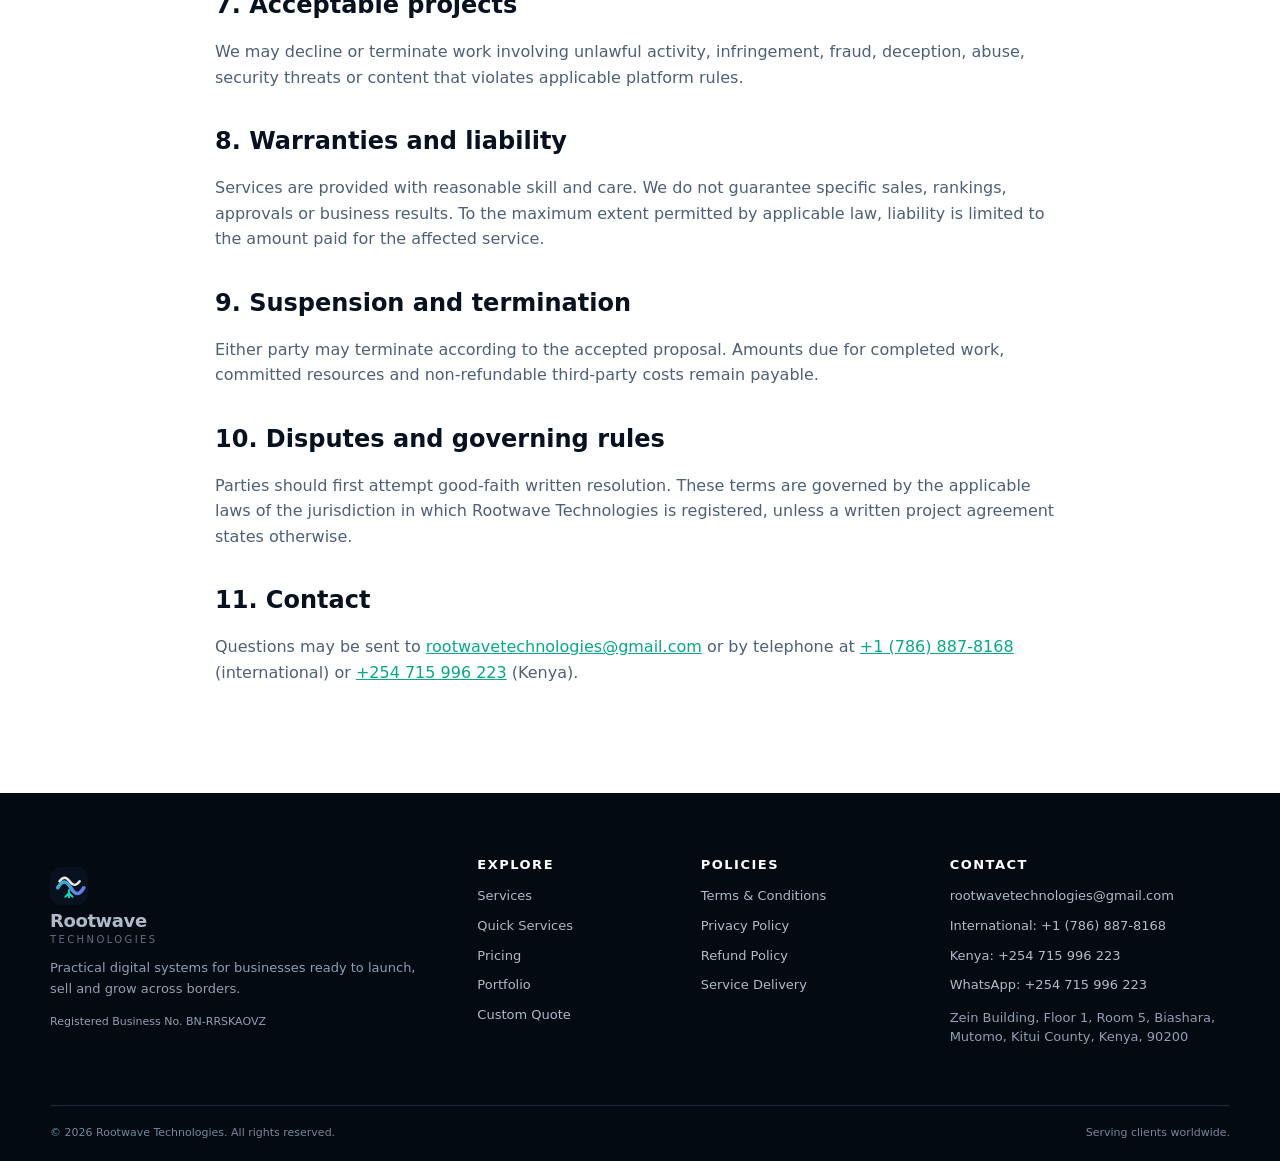
<file: terms.html>
<!DOCTYPE html>

<html lang="en">
<head>
<meta charset="utf-8"/>
<meta content="width=device-width, initial-scale=1" name="viewport"/>
<title>Terms &amp; Conditions | Rootwave Technologies</title>
<meta content="Read the Rootwave Technologies Terms and Conditions." name="description"/>
<meta content="#07111f" name="theme-color"/>
<link href="https://rootwavetechnologies.com/terms.html" rel="canonical"/>
<meta content="website" property="og:type"/>
<meta content="Terms &amp; Conditions | Rootwave Technologies" property="og:title"/>
<meta content="Read the Rootwave Technologies Terms and Conditions." property="og:description"/>
<meta content="https://rootwavetechnologies.com/terms.html" property="og:url"/>
<meta content="https://rootwavetechnologies.com/assets/social-card.svg" property="og:image"/>
<meta content="summary_large_image" name="twitter:card"/>
<link href="assets/favicon.svg" rel="icon" type="image/svg+xml"/>
<link href="site.webmanifest" rel="manifest"/>
<link href="assets/styles.css" rel="stylesheet"/>
<script type="application/ld+json">
  {
    "@context": "https://schema.org",
    "@type": "ProfessionalService",
    "name": "Rootwave Technologies",
    "url": "https://rootwavetechnologies.com",
    "email": "rootwavetechnologies@gmail.com",
    "telephone": ["+17868878168", "+254715996223"],
    "description": "Web development, e-commerce, automation, digital branding and technical support for businesses worldwide.",
    "areaServed": "Worldwide",
    "priceRange": "$$"
  }
  </script>
</head>
<body>
<a class="skip-link" href="#main">Skip to content</a>
<header class="site-header">
<div class="container header-inner">
<a aria-label="Rootwave Technologies home" class="brand" href="index.html">
<img alt="" height="40" src="assets/logo.svg" width="40"/>
<span><strong>Rootwave</strong><small>Technologies</small></span>
</a>
<button aria-controls="site-nav" aria-expanded="false" class="menu-toggle">
<span></span><span></span><span></span><span class="sr-only">Menu</span>
</button>
<nav aria-label="Primary navigation" class="site-nav" id="site-nav">
<a data-nav="index.html" href="index.html">Home</a>
<a data-nav="services.html" href="services.html">Services</a><a data-nav="quick-services.html" href="quick-services.html">Quick Services</a>
<a data-nav="pricing.html" href="pricing.html">Pricing</a>
<a data-nav="portfolio.html" href="portfolio.html">Portfolio</a>
<a data-nav="about.html" href="about.html">About</a>
<a data-nav="contact.html" href="contact.html">Contact</a>
<a class="button button-small button-primary" href="quote.html">Request a Quote</a>
</nav>
</div>
</header>
<main id="main">
<section class="page-hero compact"><div class="container narrow"><p class="eyebrow">Policy</p><h1>Terms &amp; Conditions</h1><p>Last updated: July 23, 2026</p></div></section>
<section class="section"><div class="container legal">
<h2>1. Business information</h2><p>Rootwave Technologies, Registered Business No. BN-RRSKAOVZ, provides web development, e-commerce, automation, digital branding, technical consultation, maintenance and related digital services. Business address: Zein Building, Floor 1, Room 5, Biashara, Mutomo, Kitui County, Kenya, 90200.</p>
<h2>2. Proposals and scope</h2><p>Services are governed by the accepted proposal, quotation, invoice or written agreement. Work outside the agreed scope may require a revised estimate, timeline and payment.</p>
<h2>3. Client responsibilities</h2><p>Clients must provide accurate instructions, timely feedback, lawful content, required access and approvals. Delays in these items may extend delivery dates.</p>
<h2>4. Fixed-scope quick services</h2><p>Quick services are limited to the exact deliverables displayed at purchase or invoice. They normally include one revision unless stated otherwise. Additional pages, files, platforms, features, urgent delivery or changed instructions require a separate quotation.</p><h2>4. Pricing and payment</h2><p>Website prices are starting points in USD. Final prices depend on confirmed scope. Third-party charges such as domains, hosting, premium software, advertising, transaction fees and platform subscriptions are excluded unless stated. Work may pause when an agreed payment is overdue.</p>
<h2>5. Revisions</h2><p>Each package includes the stated number of revision rounds. A revision modifies work within the approved direction; a new direction, added feature or changed brief may be treated as additional work.</p>
<h2>6. Intellectual property</h2><p>After full payment, the client receives rights to agreed final deliverables, excluding third-party assets, licensed software, reusable tools, pre-existing materials and open-source components. Rootwave may retain internal working files unless the agreement states otherwise.</p>
<h2>7. Acceptable projects</h2><p>We may decline or terminate work involving unlawful activity, infringement, fraud, deception, abuse, security threats or content that violates applicable platform rules.</p>
<h2>8. Warranties and liability</h2><p>Services are provided with reasonable skill and care. We do not guarantee specific sales, rankings, approvals or business results. To the maximum extent permitted by applicable law, liability is limited to the amount paid for the affected service.</p>
<h2>9. Suspension and termination</h2><p>Either party may terminate according to the accepted proposal. Amounts due for completed work, committed resources and non-refundable third-party costs remain payable.</p>
<h2>10. Disputes and governing rules</h2><p>Parties should first attempt good-faith written resolution. These terms are governed by the applicable laws of the jurisdiction in which Rootwave Technologies is registered, unless a written project agreement states otherwise.</p>
<h2>11. Contact</h2><p>Questions may be sent to <a href="mailto:rootwavetechnologies@gmail.com">rootwavetechnologies@gmail.com</a> or by telephone at <a href="tel:+17868878168">+1 (786) 887-8168</a> (international) or <a href="tel:+254715996223">+254 715 996 223</a> (Kenya).</p>
</div></section>
</main>
<footer class="site-footer">
<div class="container footer-grid">
<div>
<a class="brand footer-brand" href="index.html">
<img alt="" height="38" src="assets/logo.svg" width="38"/>
<span><strong>Rootwave</strong><small>Technologies</small></span>
</a>
<p>Practical digital systems for businesses ready to launch, sell and grow across borders.</p>
<p class="registration">Registered Business No. BN-RRSKAOVZ</p>
</div>
<div>
<h3>Explore</h3>
<a href="services.html">Services</a><a href="quick-services.html">Quick Services</a>
<a href="pricing.html">Pricing</a>
<a href="portfolio.html">Portfolio</a>
<a href="quote.html">Custom Quote</a>
</div>
<div>
<h3>Policies</h3>
<a href="terms.html">Terms &amp; Conditions</a>
<a href="privacy.html">Privacy Policy</a>
<a href="refund.html">Refund Policy</a>
<a href="delivery.html">Service Delivery</a>
</div>
<div>
<h3>Contact</h3>
<a href="mailto:rootwavetechnologies@gmail.com">rootwavetechnologies@gmail.com</a>
<a href="tel:+17868878168">International: +1 (786) 887-8168</a>
<a href="tel:+254715996223">Kenya: +254 715 996 223</a>
<a href="https://wa.me/254715996223" rel="noopener">WhatsApp: +254 715 996 223</a>
<p class="address">Zein Building, Floor 1, Room 5, Biashara, Mutomo, Kitui County, Kenya, 90200</p>
</div>
</div>
<div class="container footer-bottom">
<span>© <span id="year"></span> Rootwave Technologies. All rights reserved.</span>
<span>Serving clients worldwide.</span>
</div>
</footer>
<div aria-labelledby="payment-title" aria-modal="true" class="modal" hidden="" id="payment-modal" role="dialog">
<div class="modal-backdrop" data-close-modal=""></div><div class="modal-card checkout-card"><button aria-label="Close" class="modal-close" data-close-modal="" type="button">×</button><div class="status-icon">↗</div><p class="eyebrow">Secure checkout is being connected</p><h2 id="payment-title">Request an invoice for <span id="modal-product">this service</span></h2><div class="selected-order"><span>Selected service</span><strong id="modal-product-line">Digital service</strong><b id="modal-price">Custom price</b></div><p>No charge has been attempted. Submit the selected service through the quote form and the team will confirm the scope, required materials and available payment instructions.</p><div class="modal-actions"><a class="button button-primary" href="quote.html" id="modal-quote-link">Request Invoice</a><a class="button button-secondary" href="mailto:rootwavetechnologies@gmail.com" id="modal-email-link">Email Us</a><a class="button button-secondary" href="https://wa.me/254715996223" id="modal-whatsapp-link" rel="noopener">WhatsApp</a></div></div></div>
<script src="assets/app.js"></script>
</body>
</html>
</file>
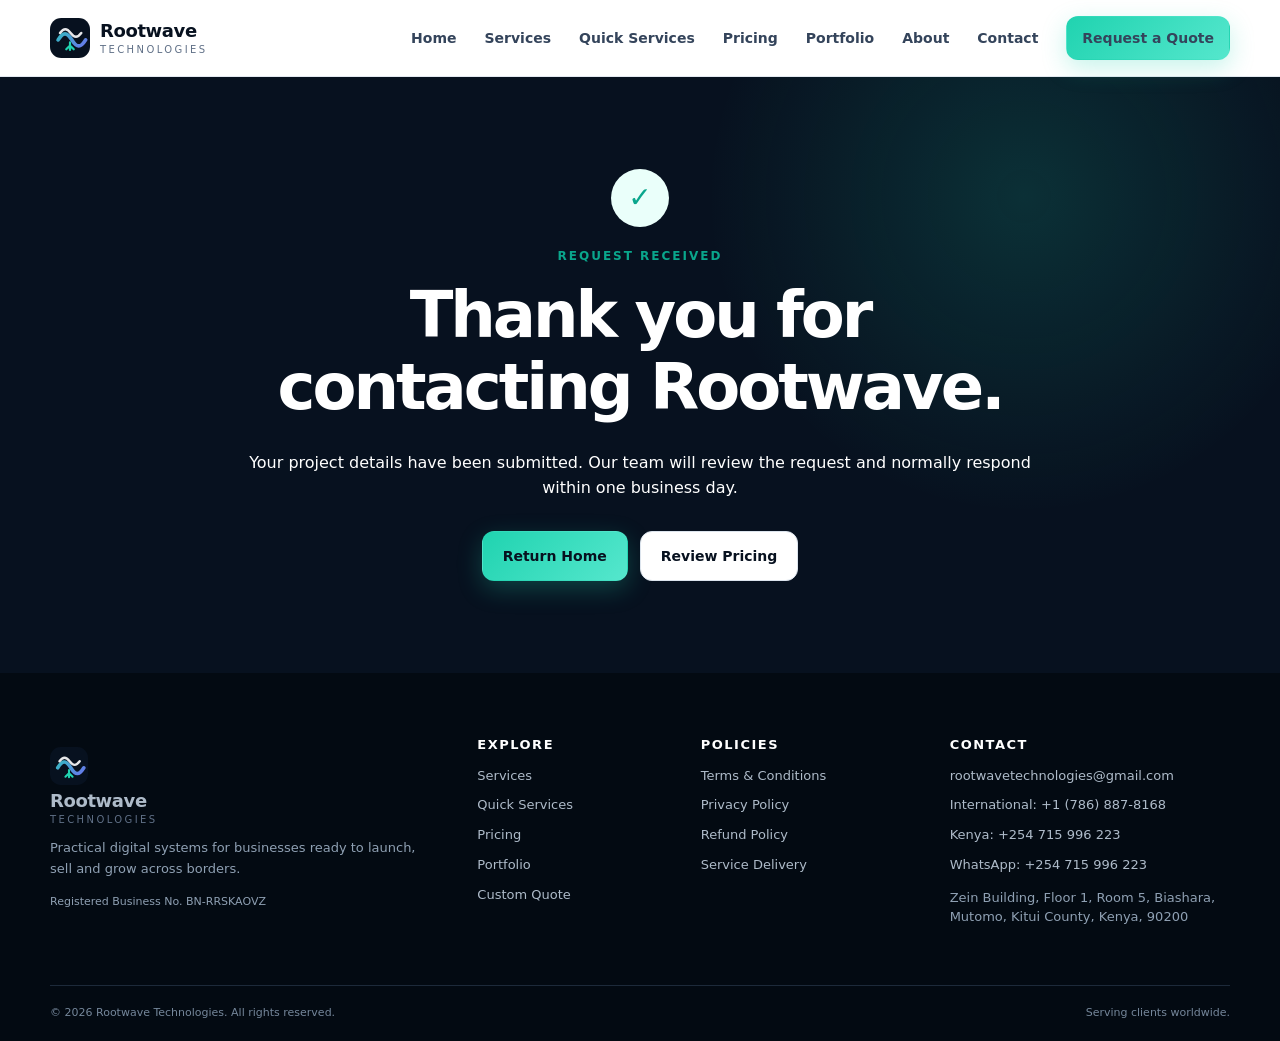
<file: thanks.html>
<!DOCTYPE html>

<html lang="en">
<head>
<meta charset="utf-8"/>
<meta content="width=device-width, initial-scale=1" name="viewport"/>
<title>Thank You | Rootwave Technologies</title>
<meta content="Your Rootwave Technologies quote request has been received." name="description"/>
<meta content="#07111f" name="theme-color"/>
<link href="https://rootwavetechnologies.com/thanks.html" rel="canonical"/>
<meta content="website" property="og:type"/>
<meta content="Thank You | Rootwave Technologies" property="og:title"/>
<meta content="Your Rootwave Technologies quote request has been received." property="og:description"/>
<meta content="https://rootwavetechnologies.com/thanks.html" property="og:url"/>
<meta content="https://rootwavetechnologies.com/assets/social-card.svg" property="og:image"/>
<meta content="summary_large_image" name="twitter:card"/>
<link href="assets/favicon.svg" rel="icon" type="image/svg+xml"/>
<link href="site.webmanifest" rel="manifest"/>
<link href="assets/styles.css" rel="stylesheet"/>
<meta content="noindex" name="robots"/>
<script type="application/ld+json">
  {
    "@context": "https://schema.org",
    "@type": "ProfessionalService",
    "name": "Rootwave Technologies",
    "url": "https://rootwavetechnologies.com",
    "email": "rootwavetechnologies@gmail.com",
    "telephone": ["+17868878168", "+254715996223"],
    "description": "Web development, e-commerce, automation, digital branding and technical support for businesses worldwide.",
    "areaServed": "Worldwide",
    "priceRange": "$$"
  }
  </script>
</head>
<body>
<a class="skip-link" href="#main">Skip to content</a>
<header class="site-header">
<div class="container header-inner">
<a aria-label="Rootwave Technologies home" class="brand" href="index.html">
<img alt="" height="40" src="assets/logo.svg" width="40"/>
<span><strong>Rootwave</strong><small>Technologies</small></span>
</a>
<button aria-controls="site-nav" aria-expanded="false" class="menu-toggle">
<span></span><span></span><span></span><span class="sr-only">Menu</span>
</button>
<nav aria-label="Primary navigation" class="site-nav" id="site-nav">
<a data-nav="index.html" href="index.html">Home</a>
<a data-nav="services.html" href="services.html">Services</a><a data-nav="quick-services.html" href="quick-services.html">Quick Services</a>
<a data-nav="pricing.html" href="pricing.html">Pricing</a>
<a data-nav="portfolio.html" href="portfolio.html">Portfolio</a>
<a data-nav="about.html" href="about.html">About</a>
<a data-nav="contact.html" href="contact.html">Contact</a>
<a class="button button-small button-primary" href="quote.html">Request a Quote</a>
</nav>
</div>
</header>
<main id="main">
<section class="page-hero"><div class="container narrow center"><div class="success-icon">✓</div><p class="eyebrow">Request received</p><h1>Thank you for contacting Rootwave.</h1><p>Your project details have been submitted. Our team will review the request and normally respond within one business day.</p><div class="hero-actions center"><a class="button button-primary" href="index.html">Return Home</a><a class="button button-secondary" href="pricing.html">Review Pricing</a></div></div></section>
</main>
<footer class="site-footer">
<div class="container footer-grid">
<div>
<a class="brand footer-brand" href="index.html">
<img alt="" height="38" src="assets/logo.svg" width="38"/>
<span><strong>Rootwave</strong><small>Technologies</small></span>
</a>
<p>Practical digital systems for businesses ready to launch, sell and grow across borders.</p>
<p class="registration">Registered Business No. BN-RRSKAOVZ</p>
</div>
<div>
<h3>Explore</h3>
<a href="services.html">Services</a><a href="quick-services.html">Quick Services</a>
<a href="pricing.html">Pricing</a>
<a href="portfolio.html">Portfolio</a>
<a href="quote.html">Custom Quote</a>
</div>
<div>
<h3>Policies</h3>
<a href="terms.html">Terms &amp; Conditions</a>
<a href="privacy.html">Privacy Policy</a>
<a href="refund.html">Refund Policy</a>
<a href="delivery.html">Service Delivery</a>
</div>
<div>
<h3>Contact</h3>
<a href="mailto:rootwavetechnologies@gmail.com">rootwavetechnologies@gmail.com</a>
<a href="tel:+17868878168">International: +1 (786) 887-8168</a>
<a href="tel:+254715996223">Kenya: +254 715 996 223</a>
<a href="https://wa.me/254715996223" rel="noopener">WhatsApp: +254 715 996 223</a>
<p class="address">Zein Building, Floor 1, Room 5, Biashara, Mutomo, Kitui County, Kenya, 90200</p>
</div>
</div>
<div class="container footer-bottom">
<span>© <span id="year"></span> Rootwave Technologies. All rights reserved.</span>
<span>Serving clients worldwide.</span>
</div>
</footer>
<div aria-labelledby="payment-title" aria-modal="true" class="modal" hidden="" id="payment-modal" role="dialog">
<div class="modal-backdrop" data-close-modal=""></div><div class="modal-card checkout-card"><button aria-label="Close" class="modal-close" data-close-modal="" type="button">×</button><div class="status-icon">↗</div><p class="eyebrow">Secure checkout is being connected</p><h2 id="payment-title">Request an invoice for <span id="modal-product">this service</span></h2><div class="selected-order"><span>Selected service</span><strong id="modal-product-line">Digital service</strong><b id="modal-price">Custom price</b></div><p>No charge has been attempted. Submit the selected service through the quote form and the team will confirm the scope, required materials and available payment instructions.</p><div class="modal-actions"><a class="button button-primary" href="quote.html" id="modal-quote-link">Request Invoice</a><a class="button button-secondary" href="mailto:rootwavetechnologies@gmail.com" id="modal-email-link">Email Us</a><a class="button button-secondary" href="https://wa.me/254715996223" id="modal-whatsapp-link" rel="noopener">WhatsApp</a></div></div></div>
<script src="assets/app.js"></script>
</body>
</html>
</file>
<file: assets/styles.css>
:root{
  --ink:#07111f;--ink-2:#101d30;--muted:#607087;--line:#dce4ed;--soft:#f3f7fa;
  --white:#fff;--teal:#20d3b0;--teal-2:#0aa68c;--violet:#7567f8;--danger:#ef5d67;
  --shadow:0 20px 60px rgba(7,17,31,.11);--radius:22px;--max:1180px
}
*{box-sizing:border-box}html{scroll-behavior:smooth}body{margin:0;font-family:Inter,ui-sans-serif,system-ui,-apple-system,BlinkMacSystemFont,"Segoe UI",sans-serif;color:var(--ink);background:#fff;line-height:1.6}
img{max-width:100%}a{color:inherit}.container{width:min(calc(100% - 40px),var(--max));margin-inline:auto}.narrow{max-width:820px}.center{text-align:center}
.skip-link{position:absolute;left:-9999px}.skip-link:focus{left:12px;top:12px;background:white;padding:10px 14px;z-index:9999}
.sr-only{position:absolute;width:1px;height:1px;padding:0;margin:-1px;overflow:hidden;clip:rect(0,0,0,0);white-space:nowrap;border:0}
.site-header{position:sticky;top:0;z-index:50;background:rgba(255,255,255,.88);backdrop-filter:blur(18px);border-bottom:1px solid rgba(220,228,237,.8)}
.header-inner{height:76px;display:flex;align-items:center;justify-content:space-between}.brand{display:flex;align-items:center;gap:10px;text-decoration:none}.brand span{display:flex;flex-direction:column;line-height:1}.brand strong{font-size:18px;letter-spacing:-.4px}.brand small{font-size:10px;letter-spacing:2.4px;text-transform:uppercase;margin-top:5px;color:var(--muted)}
.site-nav{display:flex;align-items:center;gap:28px}.site-nav>a{text-decoration:none;font-size:14px;font-weight:650;color:#34445b}.site-nav>a:hover,.site-nav>a.active{color:var(--teal-2)}
.menu-toggle{display:none;background:none;border:0;width:44px;height:44px;padding:10px}.menu-toggle span:not(.sr-only){display:block;height:2px;background:var(--ink);margin:5px}
.button{display:inline-flex;align-items:center;justify-content:center;gap:8px;padding:13px 20px;border-radius:12px;border:1px solid transparent;text-decoration:none;font-weight:750;font-size:14px;cursor:pointer;transition:.2s transform,.2s box-shadow,.2s background}.button:hover{transform:translateY(-2px)}.button-small{padding:10px 15px!important}.button-primary{background:linear-gradient(135deg,var(--teal),#55e7cd);color:var(--ink);box-shadow:0 8px 25px rgba(32,211,176,.25)}.button-secondary{background:#fff;color:var(--ink);border-color:var(--line)}.button-light{background:#fff;color:var(--ink)}.full{width:100%}
.hero{background:radial-gradient(circle at 78% 18%,rgba(117,103,248,.22),transparent 31%),radial-gradient(circle at 70% 75%,rgba(32,211,176,.18),transparent 28%),var(--ink);color:white;padding:92px 0 78px;overflow:hidden}.hero-grid{display:grid;grid-template-columns:1.05fr .95fr;gap:65px;align-items:center}.eyebrow{text-transform:uppercase;letter-spacing:2px;font-size:12px;font-weight:850;color:var(--teal-2);margin:0 0 14px}.hero .eyebrow,.section-dark .eyebrow,.section-accent .eyebrow{color:var(--teal)}
h1,h2,h3{line-height:1.12;margin-top:0}h1{font-size:clamp(44px,6vw,76px);letter-spacing:-3px;margin-bottom:26px}.hero h1 span{background:linear-gradient(90deg,var(--teal),#9d94ff);-webkit-background-clip:text;color:transparent}.hero-lead{font-size:19px;color:#bdc9d8;max-width:650px}.hero-actions{display:flex;gap:12px;flex-wrap:wrap;margin-top:30px}.hero-actions.center{justify-content:center}.trust-row{display:flex;gap:24px;flex-wrap:wrap;margin-top:30px;color:#aebbd0;font-size:13px}
.dashboard-shell{background:rgba(255,255,255,.09);border:1px solid rgba(255,255,255,.18);border-radius:28px;padding:14px;box-shadow:0 35px 90px rgba(0,0,0,.35);transform:perspective(900px) rotateY(-5deg) rotateX(2deg)}.dash-top{height:38px;background:rgba(255,255,255,.08);border-radius:14px;display:flex;align-items:center;gap:6px;padding:0 12px}.dash-top span{width:8px;height:8px;border-radius:50%;background:#6d7a8e}.dash-top b{font-size:10px;font-weight:600;margin-left:auto;color:#99a9bd}.dash-grid{display:grid;grid-template-columns:1fr 1fr;gap:10px;margin-top:10px}.dash-card{background:#fff;color:var(--ink);border-radius:16px;padding:18px;min-height:118px}.dash-card.large{grid-column:1/-1;min-height:180px;background:linear-gradient(145deg,#fff,#eafdf8)}.dash-card small{display:block;color:var(--muted);font-size:11px;text-transform:uppercase;letter-spacing:1px}.dash-card strong{display:block;font-size:21px;margin-top:7px}.dash-card em{display:block;font-style:normal;color:var(--teal-2);font-size:12px;margin-top:12px}.dash-card.wide{grid-column:1/-1;min-height:auto;display:flex;gap:12px;align-items:center}.pulse{width:16px;height:16px;border-radius:50%;background:var(--teal);box-shadow:0 0 0 8px rgba(32,211,176,.18)}.chart-bars{height:72px;display:flex;gap:10px;align-items:flex-end;margin-top:22px}.chart-bars i{flex:1;border-radius:6px 6px 2px 2px;background:linear-gradient(var(--violet),var(--teal))}.chart-bars i:nth-child(1){height:20%}.chart-bars i:nth-child(2){height:42%}.chart-bars i:nth-child(3){height:36%}.chart-bars i:nth-child(4){height:72%}.chart-bars i:nth-child(5){height:61%}.chart-bars i:nth-child(6){height:92%}
.logo-strip{padding:24px 0;border-bottom:1px solid var(--line)}.logo-strip .container{display:flex;align-items:center;gap:34px}.logo-strip p{font-size:12px;text-transform:uppercase;letter-spacing:1px;color:var(--muted);white-space:nowrap}.industry-row{display:flex;justify-content:space-between;gap:30px;flex:1;color:#65748a;font-weight:700;font-size:13px}
.section{padding:92px 0}.section-soft{background:var(--soft)}.section-dark{background:var(--ink);color:white}.section-accent{background:linear-gradient(135deg,#6558eb,var(--violet));color:white}.section-heading{text-align:center;max-width:750px;margin:0 auto 48px}.section-heading.left{text-align:left;margin-left:0}.section-heading h2,.split h2{font-size:clamp(34px,4vw,50px);letter-spacing:-1.8px;margin-bottom:18px}.section-heading p:last-child,.split>div>p{color:var(--muted);font-size:17px}.section-dark .section-heading p:last-child,.section-dark .split>div>p{color:#aebbd0}
.card-grid{display:grid;gap:18px}.card-grid.four{grid-template-columns:repeat(4,1fr)}.service-card{border:1px solid var(--line);border-radius:var(--radius);padding:28px;transition:.25s transform,.25s box-shadow}.service-card:hover{transform:translateY(-5px);box-shadow:var(--shadow)}.service-card .icon{width:45px;height:45px;border-radius:13px;background:#eafffa;display:grid;place-items:center;color:var(--teal-2);font-size:22px}.service-card h3{margin:22px 0 10px;font-size:20px}.service-card p{color:var(--muted);font-size:14px}.service-card a,.text-link{color:var(--teal-2);text-decoration:none;font-weight:800;font-size:13px}
.split{display:grid;grid-template-columns:1fr 1fr;gap:80px;align-items:center}.feature-list{display:grid;gap:10px}.feature-list>div{display:flex;gap:20px;padding:20px;border:1px solid rgba(255,255,255,.12);border-radius:15px}.feature-list b{color:var(--teal)}.feature-list span{display:flex;flex-direction:column}.feature-list small{color:#99a9bd;margin-top:4px}.feature-list.compact>div{border-color:var(--line)}.feature-list.compact small{color:var(--muted)}
.pricing-grid{display:grid;grid-template-columns:repeat(3,1fr);gap:20px}.price-card{border:1px solid var(--line);border-radius:var(--radius);padding:30px;background:#fff;position:relative}.price-card.featured{border:2px solid var(--teal);box-shadow:var(--shadow)}.price-card .tag,.tag{display:inline-block;background:#eafffa;color:#087b69;padding:5px 9px;border-radius:99px;text-transform:uppercase;letter-spacing:1px;font-size:10px;font-weight:850}.price-card h3{font-size:24px;margin:18px 0 6px}.price{font-size:42px;font-weight:850;letter-spacing:-2px;margin:8px 0}.price>span:first-child{font-size:11px;text-transform:uppercase;letter-spacing:1px;color:var(--muted);margin-right:5px}.price span{font-size:14px;letter-spacing:0}.price-card>p:not(.tag){color:var(--muted);font-size:14px;min-height:46px}.price-card ul{list-style:none;padding:0;margin:24px 0}.price-card li{position:relative;padding:8px 0 8px 24px;font-size:14px;border-bottom:1px solid #edf1f5}.price-card li:before{content:"✓";position:absolute;left:0;color:var(--teal-2);font-weight:900}.dark-card{background:var(--ink-2);color:white;border-color:#2a3b53}.dark-card>p:not(.tag){color:#aebbd0}.dark-card li{border-color:#273951}.center-note{text-align:center;color:var(--muted);margin-top:30px}.center-note a{color:var(--teal-2);font-weight:800}
.cta{display:flex;justify-content:space-between;gap:30px;align-items:center}.cta h2{font-size:44px;margin-bottom:12px}.cta p:last-child{color:#e5e3ff;margin:0}
.page-hero{padding:92px 0;background:radial-gradient(circle at 80% 20%,rgba(32,211,176,.16),transparent 28%),var(--ink);color:#fff}.page-hero.compact{padding:64px 0}.page-hero h1{font-size:clamp(42px,5vw,64px)}.page-hero p:last-child{color:#b8c5d7;font-size:18px}
.service-detail-grid{display:grid;gap:28px}.service-detail{display:grid;grid-template-columns:100px 1fr;gap:36px;padding:50px;border:1px solid var(--line);border-radius:var(--radius)}.service-detail .number{font-size:48px;font-weight:900;color:#dbe5ec}.service-detail h2{font-size:36px}.service-detail p{color:var(--muted)}.mini-grid{display:grid;grid-template-columns:repeat(3,1fr);gap:10px;margin:25px 0}.mini-grid span{padding:10px 12px;background:var(--soft);border-radius:10px;font-size:13px;font-weight:700}
.rate-table{border:1px solid var(--line);border-radius:var(--radius);overflow:hidden}.rate-table>div{display:grid;grid-template-columns:1fr 180px 1.5fr;gap:20px;align-items:center;padding:20px 24px;border-bottom:1px solid var(--line)}.rate-table>div:last-child{border-bottom:0}.rate-table span{font-weight:750}.rate-table strong{color:var(--teal-2)}.rate-table small{color:var(--muted)}
.portfolio-grid{display:grid;gap:35px}.project-card{display:grid;grid-template-columns:1.2fr .8fr;border:1px solid var(--line);border-radius:var(--radius);overflow:hidden}.project-preview{min-height:390px;padding:35px;background:#eaf1f6}.project-copy{padding:45px;align-self:center}.project-copy h2{font-size:34px;margin-top:17px}.project-copy p{color:var(--muted)}.chip-row{display:flex;flex-wrap:wrap;gap:8px}.chip-row span{font-size:11px;background:var(--soft);padding:6px 9px;border-radius:99px}.mock-nav{height:22px;border-radius:8px;background:rgba(255,255,255,.85);width:100%;margin-bottom:25px}.mock-title{height:72px;width:55%;border-radius:10px;background:#fff;margin:30px 0}.mock-products{display:grid;grid-template-columns:repeat(3,1fr);gap:12px}.mock-products i{height:180px;background:#fff;border-radius:15px}.retail{background:linear-gradient(135deg,#d9f8ef,#d9dcff)}.consulting{background:linear-gradient(135deg,#e7ecff,#f8efe7)}.booking{background:linear-gradient(135deg,#e5f7fb,#dfe8ff)}.mock-split{display:grid;grid-template-columns:1fr 1fr;gap:20px}.mock-split div,.mock-split i{height:190px;border-radius:15px;background:#fff}.mock-stats{display:grid;grid-template-columns:repeat(3,1fr);gap:10px;margin-top:15px}.mock-stats b{height:70px;background:#fff;border-radius:12px}.mock-calendar{display:grid;grid-template-columns:repeat(4,1fr);gap:10px}.mock-calendar i{height:68px;background:#fff;border-radius:10px}.quote-box{border:1px solid var(--line);border-radius:var(--radius);padding:32px;background:white}.quote-box.large{padding:48px}.quote-box p{color:var(--muted)}
.values-grid{display:grid;grid-template-columns:1fr 1fr;gap:14px}.values-grid div{padding:24px;border:1px solid var(--line);border-radius:16px}.values-grid strong{font-size:20px}.values-grid p{color:var(--muted);font-size:14px;margin-bottom:0}.process-grid{display:grid;grid-template-columns:repeat(5,1fr);gap:12px}.process-grid>div{border:1px solid rgba(255,255,255,.13);padding:24px;border-radius:16px}.process-grid b{color:var(--teal)}.process-grid h3{margin:28px 0 10px}.process-grid p{color:#9cabbe;font-size:13px}.registration-panel{display:grid;grid-template-columns:.7fr 1.3fr;gap:80px;padding:50px;border:1px solid var(--line);border-radius:var(--radius)}.registration-panel>div:last-child{display:grid;grid-template-columns:1fr 1fr;gap:15px}.registration-panel p{margin:0}.registration-panel a{color:var(--teal-2)}
.contact-grid{display:grid;grid-template-columns:1fr 1fr;gap:28px}.contact-card{padding:45px;border-radius:var(--radius);background:var(--ink);color:white}.contact-card h2{font-size:38px}.contact-item{display:flex;gap:16px;align-items:flex-start;padding:17px 0;border-bottom:1px solid #293951}.contact-item>span{width:38px;height:38px;display:grid;place-items:center;border-radius:10px;background:#18283d;color:var(--teal)}.contact-item div{display:flex;flex-direction:column}.contact-item small{color:#8ea0b6}.contact-item a{text-decoration:none}.contact-item p{margin:0;color:#c1ccda}.response-note{color:#8ea0b6;font-size:12px;margin-top:20px}.faq-grid{display:grid;grid-template-columns:1fr 1fr;gap:14px}.faq-grid details{border:1px solid var(--line);border-radius:14px;padding:20px;background:#fff}.faq-grid summary{font-weight:800;cursor:pointer}.faq-grid p{color:var(--muted);font-size:14px}
.form-layout{display:grid;grid-template-columns:1.4fr .6fr;gap:35px;align-items:start}.quote-form{border:1px solid var(--line);border-radius:var(--radius);padding:40px}.form-grid{display:grid;grid-template-columns:1fr 1fr;gap:20px}.form-grid label{display:flex;flex-direction:column;gap:7px;font-size:13px;font-weight:750}.form-grid input,.form-grid select,.form-grid textarea{width:100%;border:1px solid #cfd9e4;border-radius:10px;padding:13px;font:inherit;background:white;color:var(--ink)}.form-grid input:focus,.form-grid select:focus,.form-grid textarea:focus{outline:3px solid rgba(32,211,176,.18);border-color:var(--teal-2)}.full-span{grid-column:1/-1}.checkbox{flex-direction:row!important;align-items:flex-start}.checkbox input{width:auto;margin-top:5px}.form-note{font-size:12px;color:var(--muted)}.form-aside{position:sticky;top:105px}.form-aside ol{list-style:none;padding:0;counter-reset:item}.form-aside li{display:flex;flex-direction:column;padding:18px 0 18px 48px;border-bottom:1px solid var(--line);position:relative}.form-aside li:before{counter-increment:item;content:counter(item);position:absolute;left:0;width:32px;height:32px;border-radius:50%;background:#eafffa;display:grid;place-items:center;color:var(--teal-2);font-weight:900}.form-aside li span{color:var(--muted);font-size:13px}.help-card{margin-top:25px;padding:22px;background:var(--soft);border-radius:15px}.help-card a{display:block;color:var(--teal-2);font-weight:700;margin-top:8px}
.legal{max-width:850px}.legal h2{font-size:24px;margin-top:38px}.legal p{color:#4e6077}.legal a{color:var(--teal-2)}
.site-footer{background:#030a12;color:#c3ceda;padding:65px 0 20px}.footer-grid{display:grid;grid-template-columns:1.5fr .7fr .8fr 1.1fr;gap:45px}.site-footer h3{color:#fff;font-size:13px;text-transform:uppercase;letter-spacing:1.5px}.site-footer a{display:block;color:#aebbc9;text-decoration:none;font-size:13px;margin:9px 0}.site-footer a:hover{color:var(--teal)}.footer-brand{color:#fff}.site-footer p{font-size:13px;color:#8fa0b3}.registration{font-size:11px!important}.address{line-height:1.45}.footer-bottom{border-top:1px solid #1d2a3a;margin-top:45px;padding-top:18px;display:flex;justify-content:space-between;font-size:11px;color:#75879b}
.modal[hidden]{display:none}.modal{position:fixed;inset:0;z-index:100;display:grid;place-items:center;padding:20px}.modal-backdrop{position:absolute;inset:0;background:rgba(3,10,18,.78);backdrop-filter:blur(4px)}.modal-card{position:relative;z-index:1;background:white;border-radius:22px;padding:40px;max-width:520px;box-shadow:var(--shadow)}.modal-close{position:absolute;right:16px;top:12px;border:0;background:none;font-size:28px;cursor:pointer}.status-icon,.success-icon{width:58px;height:58px;border-radius:50%;display:grid;place-items:center;font-weight:900;font-size:28px;margin-bottom:20px}.status-icon{background:#fff0f1;color:var(--danger)}.success-icon{background:#eafffa;color:var(--teal-2);margin:0 auto 20px}.modal-card h2{font-size:30px}.modal-card>p:not(.eyebrow){color:var(--muted)}.modal-actions{display:flex;gap:10px;flex-wrap:wrap;margin-top:25px}
.reveal{opacity:0;transform:translateY(16px);transition:.55s ease}.reveal.visible{opacity:1;transform:none}
@media(max-width:980px){
  .menu-toggle{display:block}.site-nav{position:absolute;top:76px;left:0;right:0;background:#fff;border-bottom:1px solid var(--line);padding:20px;display:none;flex-direction:column;align-items:stretch;gap:12px}.site-nav.open{display:flex}.site-nav>a{padding:8px}
  .hero-grid,.split,.contact-grid,.form-layout{grid-template-columns:1fr}.hero-visual{max-width:650px}.card-grid.four{grid-template-columns:1fr 1fr}.pricing-grid{grid-template-columns:1fr}.process-grid{grid-template-columns:1fr 1fr}.portfolio-grid .project-card{grid-template-columns:1fr}.form-aside{position:static}.footer-grid{grid-template-columns:1fr 1fr}.rate-table>div{grid-template-columns:1fr 160px}.rate-table small{grid-column:1/-1}.registration-panel{grid-template-columns:1fr}.industry-row{overflow:auto}
}
@media(max-width:650px){
  .container{width:min(calc(100% - 28px),var(--max))}.hero,.section,.page-hero{padding:68px 0}h1{letter-spacing:-2px}.hero-grid{gap:40px}.card-grid.four,.values-grid,.faq-grid,.form-grid,.registration-panel>div:last-child{grid-template-columns:1fr}.service-detail{grid-template-columns:1fr;padding:30px}.service-detail .number{font-size:34px}.mini-grid{grid-template-columns:1fr 1fr}.process-grid{grid-template-columns:1fr}.cta{align-items:flex-start;flex-direction:column}.logo-strip .container{display:block}.industry-row{justify-content:flex-start}.rate-table>div{grid-template-columns:1fr}.project-preview{min-height:300px;padding:22px}.project-copy{padding:30px}.quote-form{padding:24px}.footer-grid{grid-template-columns:1fr}.footer-bottom{flex-direction:column;gap:8px}.dashboard-shell{transform:none}.modal-card{padding:30px}.modal-actions{flex-direction:column}.modal-actions .button{width:100%}
}

/* ROOTWAVE QUICK SERVICES 2026 */
.quick-hero{background:radial-gradient(circle at 82% 20%,rgba(255,125,0,.18),transparent 27%),radial-gradient(circle at 15% 90%,rgba(32,211,176,.13),transparent 28%),var(--ink)}
.quick-proof{border-bottom:1px solid var(--line);background:#fff}.proof-grid{display:grid;grid-template-columns:repeat(4,1fr)}.proof-grid span{padding:25px 20px;border-right:1px solid var(--line);display:flex;flex-direction:column}.proof-grid span:last-child{border-right:0}.proof-grid b{font-size:20px}.proof-grid small{color:var(--muted);margin-top:3px}
.catalog-toolbar{display:flex;flex-direction:column;gap:16px;margin-bottom:30px}.service-search input{width:100%;border:1px solid var(--line);border-radius:14px;padding:15px 18px;font:inherit;background:var(--soft)}.service-search input:focus{outline:3px solid rgba(32,211,176,.18);border-color:var(--teal-2)}.filter-tabs{display:flex;gap:8px;flex-wrap:wrap}.filter-button{border:1px solid var(--line);background:#fff;color:var(--ink);padding:9px 13px;border-radius:999px;font-weight:750;cursor:pointer}.filter-button:hover,.filter-button.active{background:var(--ink);border-color:var(--ink);color:#fff}
.micro-grid{display:grid;grid-template-columns:repeat(4,1fr);gap:16px}.micro-card{border:1px solid var(--line);border-radius:20px;padding:24px;background:#fff;display:flex;flex-direction:column;min-height:100%;transition:.25s transform,.25s box-shadow,.25s border-color}.micro-card:hover{transform:translateY(-5px);box-shadow:var(--shadow);border-color:#c8d5df}.micro-card[hidden]{display:none}.micro-card-top{display:flex;justify-content:space-between;align-items:center;gap:12px}.micro-icon{width:42px;height:42px;border-radius:12px;background:linear-gradient(135deg,#eafffa,#efeefe);display:grid;place-items:center;color:var(--ink);font-size:18px;font-weight:900}.micro-tag{font-size:9px;text-transform:uppercase;letter-spacing:1px;color:var(--muted);font-weight:850}.micro-price{font-size:40px;font-weight:900;letter-spacing:-2px;margin:24px 0 4px;color:var(--teal-2)}.micro-card h3{font-size:20px;margin:0 0 10px}.micro-card>p{color:var(--muted);font-size:13px;min-height:62px}.micro-card ul{list-style:none;padding:0;margin:15px 0 22px;flex:1}.micro-card li{position:relative;padding:6px 0 6px 20px;font-size:12px;border-bottom:1px solid #edf1f5}.micro-card li:before{content:'✓';position:absolute;left:0;color:var(--teal-2);font-weight:900}.no-results{text-align:center;border:1px dashed var(--line);border-radius:16px;padding:30px;color:var(--muted)}.no-results a{color:var(--teal-2);font-weight:800}.quick-terms{align-items:start}
.home-quick-grid{display:grid;grid-template-columns:repeat(3,1fr);gap:16px}.home-quick-card{border:1px solid var(--line);border-radius:18px;padding:22px;display:grid;grid-template-columns:auto 1fr;gap:15px;align-items:start}.home-quick-card .button{grid-column:1/-1}.home-quick-price{min-width:58px;height:58px;border-radius:16px;background:var(--ink);color:var(--teal);display:grid;place-items:center;font-size:20px;font-weight:900}.home-quick-card h3{font-size:17px;margin:4px 0 6px}.home-quick-card p{font-size:12px;color:var(--muted);margin:0}.price-wave{display:flex;gap:8px;align-items:flex-end;margin-top:26px;flex-wrap:wrap}.price-wave i{font-style:normal;background:var(--ink);color:var(--teal);padding:8px 10px;border-radius:10px;font-size:12px;font-weight:850}.price-wave i:nth-child(2){transform:translateY(-8px)}.price-wave i:nth-child(3){transform:translateY(-16px)}.price-wave i:nth-child(4){transform:translateY(-24px)}.price-wave i:nth-child(5){transform:translateY(-32px)}
.mini-product-row{display:grid;grid-template-columns:repeat(3,1fr);gap:14px}.mini-product-row article{border:1px solid var(--line);border-radius:18px;padding:22px;display:flex;flex-direction:column}.mini-product-row article>span{font-size:31px;font-weight:900;color:var(--teal-2)}.mini-product-row h3{font-size:17px;margin:7px 0}.mini-product-row p{color:var(--muted);font-size:12px;flex:1}.project-pricing-grid{display:grid;grid-template-columns:repeat(3,1fr);gap:20px}.service-quick-banner{background:var(--soft);padding-top:65px;padding-bottom:65px}.quick-tier-cloud{display:flex;gap:10px;align-items:center;justify-content:center;flex-wrap:wrap}.quick-tier-cloud>span{width:64px;height:64px;border-radius:50%;display:grid;place-items:center;background:#fff;border:1px solid var(--line);font-weight:900;color:var(--teal-2);box-shadow:0 8px 20px rgba(7,17,31,.06)}.quick-tier-cloud .button{width:100%;margin-top:8px}
.selected-order{background:var(--soft);border:1px solid var(--line);border-radius:14px;padding:16px;margin:18px 0;display:grid;grid-template-columns:1fr auto;gap:4px 14px}.selected-order span{grid-column:1/-1;color:var(--muted);font-size:10px;text-transform:uppercase;letter-spacing:1px;font-weight:850}.selected-order strong{font-size:15px}.selected-order b{color:var(--teal-2)}.checkout-card{max-width:570px}.checkout-card .status-icon{background:#eafffa;color:var(--teal-2)}
@media(max-width:1100px){.micro-grid{grid-template-columns:repeat(3,1fr)}.project-pricing-grid{grid-template-columns:repeat(2,1fr)}}
@media(max-width:820px){.proof-grid{grid-template-columns:1fr 1fr}.proof-grid span:nth-child(2){border-right:0}.proof-grid span:nth-child(-n+2){border-bottom:1px solid var(--line)}.micro-grid{grid-template-columns:1fr 1fr}.home-quick-grid,.mini-product-row{grid-template-columns:1fr 1fr}.project-pricing-grid{grid-template-columns:1fr}}
@media(max-width:560px){.proof-grid,.micro-grid,.home-quick-grid,.mini-product-row{grid-template-columns:1fr}.proof-grid span{border-right:0;border-bottom:1px solid var(--line)}.price-wave i{transform:none!important}.modal-actions{display:grid}.filter-tabs{flex-wrap:nowrap;overflow-x:auto;padding-bottom:5px}.filter-button{white-space:nowrap}.micro-card>p{min-height:0}}
</file>
